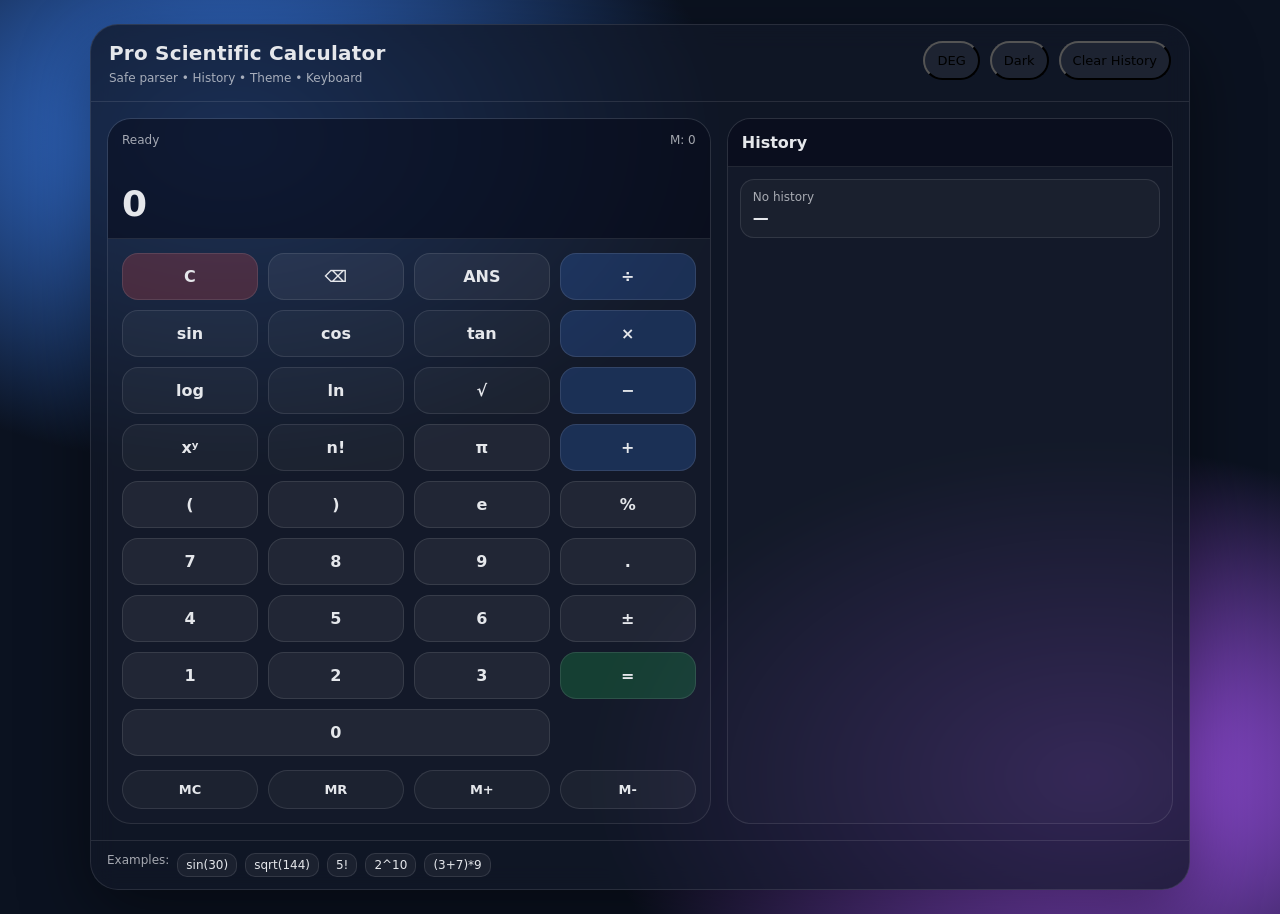
<file: index.html>
<!DOCTYPE html>
<html lang="en">
<head>
  <meta charset="UTF-8" />
  <title>Pro Scientific Calculator</title>
  <meta name="viewport" content="width=device-width, initial-scale=1.0" />
  <link rel="stylesheet" href="style.css" />
</head>

<body>
  <div class="shell">
    <header class="topbar">
      <div class="brand">
        <h1>Pro Scientific Calculator</h1>
        <p>Safe parser • History • Theme • Keyboard</p>
      </div>

      <div class="controls">
        <button id="angleBtn" class="chip" type="button">DEG</button>
        <button id="themeBtn" class="chip" type="button">Dark</button>
        <button id="clearHistBtn" class="chip" type="button">Clear History</button>
      </div>
    </header>

    <main class="layout">
      <!-- Calculator -->
      <section class="calc">
        <div class="display">
          <div class="meta">
            <span id="status">Ready</span>
            <span id="memory">M: 0</span>
          </div>

          <div id="expression" class="expression" dir="ltr"></div>
          <div id="result" class="result" dir="ltr">0</div>
        </div>

        <div class="buttons">
          <button class="btn danger" data-act="clear">C</button>
          <button class="btn" data-act="back">⌫</button>
          <button class="btn" data-act="ans">ANS</button>
          <button class="btn op" data-op="/">÷</button>

          <button class="btn fn" data-fn="sin">sin</button>
          <button class="btn fn" data-fn="cos">cos</button>
          <button class="btn fn" data-fn="tan">tan</button>
          <button class="btn op" data-op="*">×</button>

          <button class="btn fn" data-fn="log">log</button>
          <button class="btn fn" data-fn="ln">ln</button>
          <button class="btn fn" data-fn="sqrt">√</button>
          <button class="btn op" data-op="-">−</button>

          <button class="btn fn" data-fn="pow">xʸ</button>
          <button class="btn fn" data-fn="fact">n!</button>
          <button class="btn" data-act="pi">π</button>
          <button class="btn op" data-op="+">+</button>

          <button class="btn" data-act="(">(</button>
          <button class="btn" data-act=")">)</button>
          <button class="btn" data-act="e">e</button>
          <button class="btn" data-op="%">%</button>

          <button class="btn" data-num="7">7</button>
          <button class="btn" data-num="8">8</button>
          <button class="btn" data-num="9">9</button>
          <button class="btn" data-act="dot">.</button>

          <button class="btn" data-num="4">4</button>
          <button class="btn" data-num="5">5</button>
          <button class="btn" data-num="6">6</button>
          <button class="btn" data-act="neg">±</button>

          <button class="btn" data-num="1">1</button>
          <button class="btn" data-num="2">2</button>
          <button class="btn" data-num="3">3</button>
          <button class="btn ok" data-act="eq">=</button>

          <button class="btn wide" data-num="0">0</button>
        </div>

        <div class="memrow">
          <button class="btn chip2" data-mem="mc">MC</button>
          <button class="btn chip2" data-mem="mr">MR</button>
          <button class="btn chip2" data-mem="mplus">M+</button>
          <button class="btn chip2" data-mem="mminus">M-</button>
        </div>
      </section>

      <!-- History -->
      <aside class="history">
        <h2>History</h2>
        <div id="historyList" class="historyList"></div>
      </aside>
    </main>

    <footer class="footer">
      <span>Examples:</span>
      <code>sin(30)</code>
      <code>sqrt(144)</code>
      <code>5!</code>
      <code>2^10</code>
      <code>(3+7)*9</code>
    </footer>
  </div>

  <script src="utils.js"></script>
  <script src="math.js"></script>
  <script src="app.js"></script>
</body>
</html>
</file>
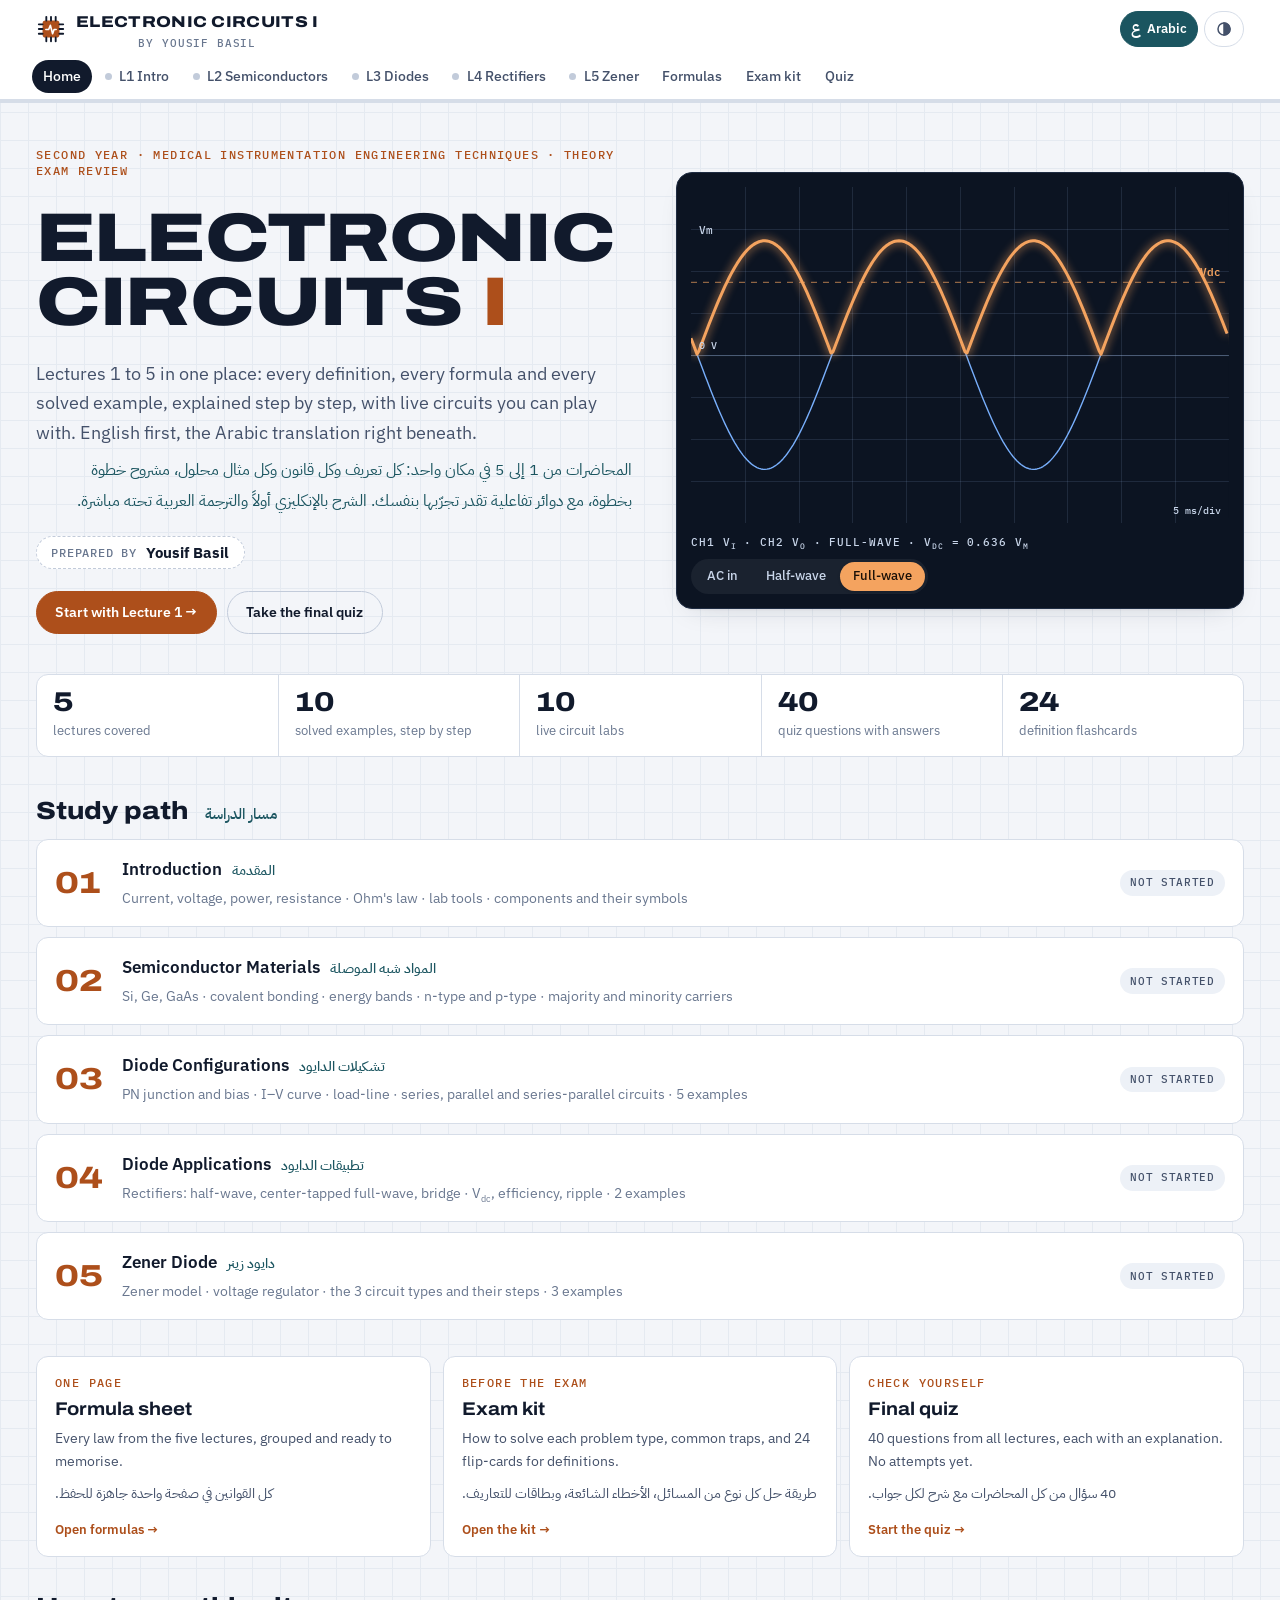
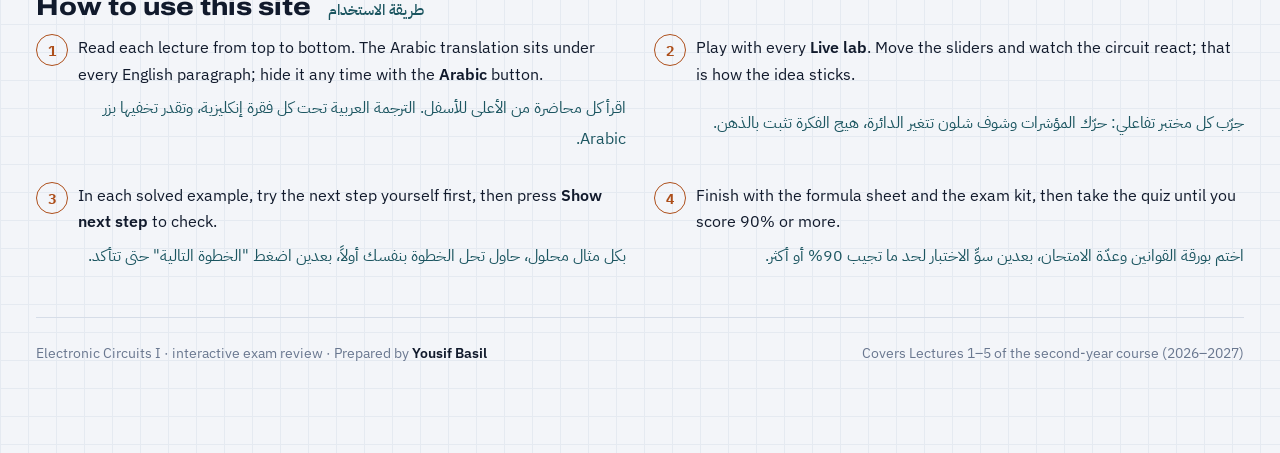
<file: electronic-circuits/index.html>
<!doctype html>
<html lang="en">
<meta charset="utf-8">
<meta name="viewport" content="width=device-width, initial-scale=1, viewport-fit=cover">
<title>Electronic Circuits I</title>
<meta name="description" content="Interactive bilingual (English + Arabic) review of Electronic Circuits I, Lectures 1–5, with live circuit labs, step-by-step solved examples and a final quiz. Prepared by Yousif Basil.">
<link rel="preconnect" href="https://fonts.googleapis.com">
<link rel="preconnect" href="https://fonts.gstatic.com" crossorigin>
<link rel="stylesheet" href="https://fonts.googleapis.com/css2?family=Archivo:wdth,wght@62..125,400..900&family=IBM+Plex+Mono:wght@400;500;600&family=IBM+Plex+Sans+Arabic:wght@400;500;600;700&family=IBM+Plex+Sans:ital,wght@0,400;0,500;0,600;0,700;1,400&family=STIX+Two+Text:ital,wght@0,400;0,600;1,400;1,600&display=swap">
<style>
/* Layout: sticky instrument bar + one view per lecture. A lecture = reading column (≤780px) beside a sticky
   "in this lecture" index on wide screens. Ground = schematic graph paper; copper = accent, scope-blue = signal. */
:root{
  --bg:#f3f5f9; --grid:#e5eaf1; --surface:#ffffff; --surface-2:#edf1f7; --sunken:#e6ebf3;
  --ink:#111a2c; --ink-2:#44516a; --ink-3:#69778f; --line:#d6dde8; --line-2:#c2cbda;
  --accent:#ad4f1b; --accent-ink:#ffffff; --accent-soft:#f8e8dd;
  --signal:#1b59cc; --signal-soft:#e2eafa;
  --ar-ink:#1b5560;
  --ok:#13703f; --ok-soft:#ddf2e6; --bad:#b3261a; --bad-soft:#fce7e4; --warn:#8f5300; --warn-soft:#fdf0d4;
  --p-zone:#f6e4d8; --n-zone:#dde8f9;
  --scope-bg:#0c1422; --scope-edge:#1f2c42; --scope-grid:rgba(140,170,215,.15); --scope-axis:rgba(160,190,230,.35);
  --scope-in:#78affc; --scope-out:#f4a35f; --scope-text:#c9d6ea;
  --shadow:0 1px 2px rgba(17,26,44,.05),0 10px 28px -16px rgba(17,26,44,.22);
  --f-display:"Archivo","Arial Narrow",system-ui,sans-serif;
  --f-body:"IBM Plex Sans",system-ui,-apple-system,"Segoe UI",Roboto,sans-serif;
  --f-ar:"IBM Plex Sans Arabic","Noto Sans Arabic","Segoe UI",Tahoma,sans-serif;
  --f-mono:"IBM Plex Mono",ui-monospace,SFMono-Regular,Menlo,Consolas,monospace;
  --f-math:"STIX Two Text","Cambria Math","Times New Roman",serif;
  --r:12px; --r-sm:8px; --bar-h:58px; --bar-off:62px;
}
@media (prefers-color-scheme: dark){
  :root:not([data-theme="light"]){
    --bg:#0a1019; --grid:#111a27; --surface:#111a27; --surface-2:#172235; --sunken:#0d1520;
    --ink:#e8eef7; --ink-2:#aab7cb; --ink-3:#7f8da5; --line:#243149; --line-2:#33425e;
    --accent:#ec9660; --accent-ink:#1d1007; --accent-soft:#38220f;
    --signal:#79adff; --signal-soft:#16294a;
    --ar-ink:#8fd2c9;
    --ok:#52c891; --ok-soft:#10301f; --bad:#ff806f; --bad-soft:#3b1713; --warn:#f2b860; --warn-soft:#352610;
    --p-zone:#3a2618; --n-zone:#172a45;
    --scope-edge:#2a3a55;
    --shadow:0 1px 2px rgba(0,0,0,.3),0 12px 30px -16px rgba(0,0,0,.6);
    color-scheme:dark;
  }
}
:root[data-theme="dark"]{
  --bg:#0a1019; --grid:#111a27; --surface:#111a27; --surface-2:#172235; --sunken:#0d1520;
  --ink:#e8eef7; --ink-2:#aab7cb; --ink-3:#7f8da5; --line:#243149; --line-2:#33425e;
  --accent:#ec9660; --accent-ink:#1d1007; --accent-soft:#38220f;
  --signal:#79adff; --signal-soft:#16294a;
  --ar-ink:#8fd2c9;
  --ok:#52c891; --ok-soft:#10301f; --bad:#ff806f; --bad-soft:#3b1713; --warn:#f2b860; --warn-soft:#352610;
  --p-zone:#3a2618; --n-zone:#172a45;
  --scope-edge:#2a3a55;
  --shadow:0 1px 2px rgba(0,0,0,.3),0 12px 30px -16px rgba(0,0,0,.6);
  color-scheme:dark;
}

*,*::before,*::after{box-sizing:border-box}
[hidden]{display:none!important}
html{-webkit-text-size-adjust:100%}
body{
  margin:0;background-color:var(--bg);color:var(--ink);
  font-family:var(--f-body);font-size:16px;line-height:1.65;
  background-image:linear-gradient(var(--grid) 1px,transparent 1px),linear-gradient(90deg,var(--grid) 1px,transparent 1px);
  background-size:28px 28px;
}
body::before{content:"";position:fixed;inset:0 0 auto;height:env(safe-area-inset-top,0px);z-index:60;background:var(--surface)}
img,svg,canvas{max-width:100%}
button{font:inherit;color:inherit}
:focus-visible{outline:2px solid var(--signal);outline-offset:2px;border-radius:4px}
::selection{background:var(--accent-soft)}
h1,h2,h3,h4{text-wrap:balance}
p{margin:0}

/* ---------- top bar ---------- */
.bar{position:sticky;top:env(safe-area-inset-top,0px);z-index:50;background:var(--surface);border-bottom:1px solid var(--line)}
.bar-in{max-width:1240px;margin:0 auto;padding-left:max(16px,env(safe-area-inset-left,0px));padding-right:max(16px,env(safe-area-inset-right,0px));display:flex;align-items:center;gap:14px;min-height:var(--bar-h)}
.brand{display:flex;align-items:center;gap:10px;background:none;border:0;padding:0;cursor:pointer;color:var(--ink);white-space:nowrap}
.brand svg{width:30px;height:30px;flex:none}
.brand b{font-family:var(--f-display);font-weight:800;font-stretch:118%;text-transform:uppercase;letter-spacing:.02em;font-size:.98rem;line-height:1}
.brand small{display:block;font:500 .66rem/1.2 var(--f-mono);color:var(--ink-3);letter-spacing:.08em;text-transform:uppercase;margin-top:3px}
.tabs{display:flex;gap:2px;overflow-x:auto;scrollbar-width:none;flex:1;min-width:0;padding-block:6px}
.tabs::-webkit-scrollbar{display:none}
.tab{font:500 .85rem/1 var(--f-body);padding:.6rem .68rem;border-radius:999px;color:var(--ink-2);background:none;border:0;cursor:pointer;white-space:nowrap;display:inline-flex;align-items:center;gap:.45rem;flex:none}
.tab:hover{background:var(--surface-2);color:var(--ink)}
.tab[aria-current="page"]{background:var(--ink);color:var(--surface)}
.tab .dot{width:7px;height:7px;border-radius:50%;background:var(--line-2);flex:none}
.tab.done .dot{background:var(--ok)}
.tab[aria-current="page"] .dot{background:var(--surface)}
.tab.done[aria-current="page"] .dot{background:var(--ok)}
.tools{display:flex;gap:6px;flex:none}
.tool{height:36px;min-width:36px;padding:0 10px;border-radius:999px;border:1px solid var(--line);background:var(--surface);cursor:pointer;display:inline-flex;align-items:center;justify-content:center;gap:6px;font:600 .8rem/1 var(--f-body);color:var(--ink-2)}
.tool:hover{border-color:var(--ink-3);color:var(--ink)}
.tool[aria-pressed="true"]{background:var(--ar-ink);border-color:var(--ar-ink);color:var(--surface)}
.tool .ar-glyph{font-family:var(--f-ar);font-size:.95rem}
.tool svg{width:18px;height:18px}
.meter{height:3px;background:var(--line)}
.meter i{display:block;height:100%;width:0;background:var(--accent);transition:width .5s ease}
@media (max-width:1400px){
  :root{--bar-off:110px}
  .bar-in{flex-wrap:wrap;gap:4px 10px;padding-top:8px}
  .brand{flex:1}
  .tabs{order:3;flex-basis:100%;margin-inline:-4px}
}
@media (max-width:560px){
  .tool .tl{display:none}
  .brand b{font-size:.8rem}
  .brand small{font-size:.6rem}
}

/* ---------- page frame ---------- */
main{max-width:1240px;margin:0 auto;padding-left:max(16px,env(safe-area-inset-left,0px));padding-right:max(16px,env(safe-area-inset-right,0px));padding-block:26px 64px}
.view{animation:viewIn .35s ease both}
@keyframes viewIn{from{opacity:.3;transform:translateY(8px)}to{opacity:1;transform:none}}
.eyebrow,.lbl{font:500 .72rem/1.4 var(--f-mono);letter-spacing:.12em;text-transform:uppercase;color:var(--accent)}
.muted{color:var(--ink-3)}

/* ---------- bilingual text ---------- */
.bi{display:grid;gap:6px;margin:0 0 16px}
.ar{font-family:var(--f-ar);direction:rtl;text-align:right;unicode-bidi:isolate;color:var(--ar-ink);font-size:.97rem;line-height:1.95}
.h-ar{font-family:var(--f-ar);font-weight:500;color:var(--ar-ink);font-size:.62em;unicode-bidi:isolate;direction:rtl;font-stretch:100%;letter-spacing:0;text-transform:none}
.no-ar .ar,.no-ar .h-ar{display:none!important}
.m{font-family:var(--f-math);white-space:nowrap;font-size:1.06em}
.m i,.eq i{font-style:italic}
sub,sup{font-size:.68em;line-height:0}
b,strong{font-weight:600}

/* ---------- hero ---------- */
.hero{display:grid;grid-template-columns:minmax(0,1.05fr) minmax(0,1fr);gap:44px;align-items:center;padding-block:18px 34px}
.hero h1{font-family:var(--f-display);font-weight:850;font-stretch:125%;text-transform:uppercase;font-size:clamp(2.3rem,5.4vw,4.3rem);line-height:.93;letter-spacing:-.012em;margin:.4em 0 .35em}
.hero h1 span{color:var(--accent)}
.lede{font-size:1.12rem;color:var(--ink-2);max-width:56ch}
.hero .ar{margin-top:8px;max-width:56ch;margin-left:auto}
.byline{display:inline-flex;align-items:center;gap:.6rem;margin-top:20px;padding:.5rem .9rem;border:1px dashed var(--line-2);border-radius:999px;font:500 .78rem/1 var(--f-mono);letter-spacing:.06em;text-transform:uppercase;color:var(--ink-3);background:var(--surface)}
.byline b{font:700 .95rem/1 var(--f-body);letter-spacing:0;text-transform:none;color:var(--ink)}
.cta{display:flex;flex-wrap:wrap;gap:10px;margin-top:22px}
.scope{margin:0;background:var(--scope-bg);border:1px solid var(--scope-edge);border-radius:16px;padding:14px;box-shadow:var(--shadow);color:var(--scope-text)}
.scope canvas{display:block;width:100%;aspect-ratio:16/10;border-radius:9px}
.scope-row{display:flex;justify-content:space-between;align-items:center;gap:10px;flex-wrap:wrap;margin-top:12px;font:500 .7rem/1.3 var(--f-mono);letter-spacing:.08em;text-transform:uppercase}
.scope .seg{background:rgba(255,255,255,.06)}
.scope .seg button{color:var(--scope-text)}
.scope .seg button[aria-pressed="true"]{background:var(--scope-out);color:#1b1007}
@media (max-width:900px){.hero{grid-template-columns:minmax(0,1fr);gap:28px}}

.stats{display:grid;grid-template-columns:repeat(5,minmax(0,1fr));border:1px solid var(--line);border-radius:var(--r);background:var(--surface);margin:6px 0 40px}
.stat{padding:14px 16px;border-left:1px solid var(--line)}
.stat:first-child{border-left:0}
.stat b{display:block;font:800 1.7rem/1 var(--f-display);font-stretch:120%;color:var(--ink)}
.stat span{font-size:.82rem;color:var(--ink-3)}
@media (max-width:720px){.stats{grid-template-columns:repeat(2,minmax(0,1fr))}.stat{border-left:0;border-top:1px solid var(--line)}.stat:nth-child(-n+2){border-top:0}.stat:nth-child(even){border-left:1px solid var(--line)}.stat:last-child{grid-column:1/-1}}

.sec-title{font-family:var(--f-display);font-weight:800;font-stretch:115%;font-size:1.55rem;line-height:1.1;margin:0 0 14px;display:flex;flex-wrap:wrap;align-items:baseline;gap:.2em .7em}
.path{display:grid;gap:10px;margin-bottom:36px}
.path-row{display:grid;grid-template-columns:3.2rem minmax(0,1fr) auto;gap:16px;align-items:center;padding:16px 18px;background:var(--surface);border:1px solid var(--line);border-radius:var(--r);cursor:pointer;text-align:left;width:100%;transition:border-color .15s,transform .15s}
.path-row:hover{border-color:var(--accent);transform:translateX(3px)}
.path-num{font:800 1.9rem/1 var(--f-display);font-stretch:125%;color:var(--accent)}
.path-t{font-weight:600;font-size:1.06rem;display:flex;flex-wrap:wrap;gap:.2em .6em;align-items:baseline}
.path-t .h-ar{font-size:.9rem}
.path-meta{font-size:.86rem;color:var(--ink-3);margin-top:2px}
.pill{font:500 .7rem/1 var(--f-mono);letter-spacing:.06em;text-transform:uppercase;padding:.45rem .65rem;border-radius:999px;background:var(--surface-2);color:var(--ink-2);white-space:nowrap}
.pill.ok{background:var(--ok-soft);color:var(--ok)}
@media (max-width:560px){.path-row{grid-template-columns:2.4rem minmax(0,1fr)}.path-row .pill{grid-column:2;justify-self:start}}
.trio{display:grid;grid-template-columns:repeat(3,minmax(0,1fr));gap:12px;margin-bottom:36px}
.tile{display:flex;flex-direction:column;gap:6px;padding:18px;background:var(--surface);border:1px solid var(--line);border-radius:var(--r);cursor:pointer;text-align:left;transition:border-color .15s}
.tile:hover{border-color:var(--accent)}
.tile h3{margin:0;font:700 1.15rem/1.2 var(--f-display);font-stretch:110%}
.tile p{font-size:.9rem;color:var(--ink-2)}
.tile .go{margin-top:auto;padding-top:8px;font:600 .82rem var(--f-body);color:var(--accent)}
@media (max-width:760px){.trio{grid-template-columns:minmax(0,1fr)}}
.howto{display:grid;grid-template-columns:repeat(2,minmax(0,1fr));gap:12px 28px;counter-reset:h;padding:0;margin:0 0 10px;list-style:none}
.howto li{display:grid;grid-template-columns:2rem minmax(0,1fr);gap:10px;counter-increment:h}
.howto li::before{content:counter(h);font:700 .85rem/2rem var(--f-mono);text-align:center;width:2rem;height:2rem;border-radius:50%;border:1.5px solid var(--accent);color:var(--accent)}
@media (max-width:760px){.howto{grid-template-columns:minmax(0,1fr)}}

/* ---------- lecture layout ---------- */
.lec{display:grid;grid-template-columns:minmax(0,1fr) 240px;gap:56px;align-items:start}
.lec-main{max-width:780px;min-width:0}
.lec-toc{position:sticky;top:calc(var(--bar-off) + 24px + env(safe-area-inset-top,0px));display:grid;gap:2px;font-size:.86rem;max-height:calc(100vh - 120px);overflow:auto;padding-bottom:12px}
.lec-toc .lbl{margin-bottom:6px;color:var(--ink-3)}
.lec-toc button{background:none;border:0;text-align:left;padding:.42rem .6rem;border-radius:8px;color:var(--ink-2);cursor:pointer;line-height:1.35}
.lec-toc button:hover{background:var(--surface-2);color:var(--ink)}
.lec-toc button.on{color:var(--accent);background:var(--accent-soft)}
.lec-toc .mark{margin-top:14px}
@media (max-width:1100px){.lec{grid-template-columns:minmax(0,1fr)}.lec-toc{display:none}}
.lec-head{padding-bottom:24px;border-bottom:1px solid var(--line);margin-bottom:28px}
.lec-head h2{font-family:var(--f-display);font-weight:850;font-stretch:120%;font-size:clamp(2rem,4.6vw,3.1rem);line-height:1;margin:.25em 0 .2em;text-transform:uppercase}
.lec-head .ar-title{font-size:1.35rem;font-weight:600;margin-bottom:10px}
.lec-head .sum{color:var(--ink-2);font-size:1.05rem}
.chips{display:flex;flex-wrap:wrap;gap:6px;margin-top:18px}
.chip{font:500 .8rem/1 var(--f-body);padding:.55rem .75rem;border:1px solid var(--line);border-radius:999px;background:var(--surface);color:var(--ink-2);cursor:pointer}
.chip:hover{border-color:var(--accent);color:var(--ink)}
@media (min-width:1101px){.lec-head .chips{display:none}}

.topic{padding-bottom:30px;scroll-margin-top:calc(var(--bar-off) + 20px + env(safe-area-inset-top,0px))}
.topic h3{font-family:var(--f-display);font-weight:750;font-stretch:108%;font-size:1.5rem;line-height:1.2;margin:0 0 14px;display:flex;flex-wrap:wrap;align-items:baseline;gap:.15em .6em}
.topic h3 .n{font:500 .78rem/1 var(--f-mono);color:var(--accent);letter-spacing:.06em;align-self:center}
.topic h4{font-size:1.06rem;font-weight:600;margin:20px 0 8px;display:flex;flex-wrap:wrap;gap:.2em .6em;align-items:baseline}
.topic h4 .h-ar{font-size:.86rem}

/* boxes */
.def,.tip,.hook,.focus{border-radius:var(--r);padding:15px 18px;margin:0 0 18px;display:grid;gap:6px}
.def{background:var(--surface);border:1px solid var(--line);box-shadow:var(--shadow)}
.def .en{font-weight:500}
.tip{background:var(--warn-soft)}
.tip .lbl{color:var(--warn)}
.hook{background:var(--signal-soft)}
.hook .lbl{color:var(--signal)}
.focus{background:var(--surface);border:1.5px solid var(--accent);margin-top:10px}
.focus ul{margin:4px 0 0;padding-left:1.2em;display:grid;gap:4px}
ul.clean{margin:0 0 16px;padding-left:1.2em;display:grid;gap:6px}
ul.clean li::marker{color:var(--accent)}
.pair{display:grid;grid-template-columns:repeat(2,minmax(0,1fr));gap:12px;margin:0 0 18px}
.pair > div{background:var(--surface);border:1px solid var(--line);border-radius:var(--r);padding:14px 16px;display:grid;gap:6px;align-content:start}
.pair h5{margin:0;font:600 .98rem var(--f-body);display:flex;flex-wrap:wrap;gap:.2em .5em;align-items:baseline}
@media (max-width:640px){.pair{grid-template-columns:minmax(0,1fr)}}

/* quantities */
.qty{display:grid;grid-template-columns:repeat(2,minmax(0,1fr));gap:12px;margin:0 0 18px}
.q{background:var(--surface);border:1px solid var(--line);border-radius:var(--r);padding:14px 16px;display:grid;grid-template-columns:auto minmax(0,1fr);gap:4px 14px;align-content:start}
.q .sym{grid-row:span 3;font:italic 600 2.3rem/1 var(--f-math);color:var(--accent);width:1.4em;text-align:center}
.q .nm{font-weight:600;display:flex;flex-wrap:wrap;justify-content:space-between;gap:6px}
.q .nm span{font:500 .72rem/1.6 var(--f-mono);color:var(--ink-3);text-transform:uppercase;letter-spacing:.05em}
.q p{font-size:.93rem}
.q .ar{font-size:.9rem;line-height:1.8}
@media (max-width:640px){.qty{grid-template-columns:minmax(0,1fr)}}

/* equations */
.eqs{display:grid;gap:8px;margin:0 0 18px}
.eqs.two{grid-template-columns:repeat(2,minmax(0,1fr))}
@media (max-width:640px){.eqs.two{grid-template-columns:minmax(0,1fr)}}
.eq{font-family:var(--f-math);font-size:1.22rem;display:flex;align-items:center;flex-wrap:wrap;gap:.3em;padding:11px 16px;background:var(--surface);border:1px solid var(--line);border-radius:var(--r-sm);min-width:0}
.eq .tag{margin-left:auto;font:500 .68rem/1.3 var(--f-mono);color:var(--ink-3);letter-spacing:.05em;text-transform:uppercase;padding-left:10px}
.eq .tag.ar{font-family:var(--f-ar);text-transform:none;letter-spacing:0;font-size:.8rem;color:var(--ar-ink)}
.eq.key{border-color:var(--accent);background:var(--accent-soft)}
.eq.inline{display:inline-flex;padding:6px 12px;font-size:1.1rem}
.frac{display:inline-flex;flex-direction:column;align-items:center;vertical-align:middle;line-height:1.2;font-size:.92em;margin:0 .1em}
.frac>span{padding:0 .25em}
.frac>span:first-child{border-bottom:1.4px solid currentColor}
.sqrt{display:inline-flex;align-items:center}
.sqrt>span{border-top:1.4px solid currentColor;padding:2px .2em 0}

/* tables */
.tbl{overflow-x:auto;margin:0 0 18px;border:1px solid var(--line);border-radius:var(--r);background:var(--surface)}
table{border-collapse:collapse;width:100%;font-size:.92rem;font-variant-numeric:tabular-nums}
th,td{padding:10px 12px;text-align:left;border-bottom:1px solid var(--line);vertical-align:top}
th{font:600 .7rem/1.3 var(--f-mono);letter-spacing:.06em;text-transform:uppercase;color:var(--ink-3);background:var(--surface-2);white-space:nowrap}
tr:last-child td{border-bottom:0}
td .ar{font-size:.86rem;line-height:1.6}
td.c,th.c{text-align:center}
.hl{color:var(--accent);font-weight:600}

/* ---------- labs ---------- */
.lab{background:var(--surface);border:1px solid var(--line-2);border-radius:16px;margin:4px 0 26px;box-shadow:var(--shadow);overflow:hidden}
.lab-head{display:flex;align-items:center;flex-wrap:wrap;gap:6px 12px;padding:11px 16px;border-bottom:1px solid var(--line);background:var(--surface-2)}
.lab-head .lbl::before{content:"";display:inline-block;width:7px;height:7px;border-radius:50%;background:var(--accent);margin-right:7px;vertical-align:1px;animation:blink 1.6s ease-in-out infinite}
@keyframes blink{50%{opacity:.25}}
.lab-head .t{font-weight:600}
.lab-head .h-ar{font-size:.86rem}
.lab-body{padding:16px;display:grid;gap:16px}
.lab-grid{display:grid;grid-template-columns:minmax(0,1.15fr) minmax(0,1fr);gap:20px;align-items:start}
@media (max-width:760px){.lab-grid{grid-template-columns:minmax(0,1fr)}}
.ctrls{display:grid;gap:14px;align-content:start;min-width:0}
.ctrl{display:grid;gap:4px}
.ctrl label{display:flex;justify-content:space-between;gap:10px;font-size:.86rem;color:var(--ink-2)}
.ctrl output{font:600 .86rem var(--f-mono);color:var(--ink)}
input[type=range]{width:100%;accent-color:var(--accent);margin:4px 0}
.row{display:flex;flex-wrap:wrap;gap:8px;align-items:center}
.readouts{display:grid;grid-template-columns:repeat(auto-fit,minmax(118px,1fr));gap:8px}
.ro{background:var(--surface-2);border-radius:10px;padding:9px 12px;min-width:0}
.ro .k{font:500 .66rem/1.3 var(--f-mono);letter-spacing:.06em;text-transform:uppercase;color:var(--ink-3)}
.ro .v{font:600 1.08rem/1.35 var(--f-mono);font-variant-numeric:tabular-nums;overflow-wrap:anywhere}
.ro.good{background:var(--ok-soft)} .ro.good .v{color:var(--ok)}
.ro.badv{background:var(--bad-soft)} .ro.badv .v{color:var(--bad)}
.seg{display:inline-flex;flex-wrap:wrap;background:var(--surface-2);border-radius:999px;padding:3px;gap:2px}
.seg button{border:0;background:none;padding:.45rem .8rem;border-radius:999px;font:500 .82rem/1.1 var(--f-body);color:var(--ink-2);cursor:pointer}
.seg button:hover{color:var(--ink)}
.seg button[aria-pressed="true"]{background:var(--surface);color:var(--ink);box-shadow:0 1px 3px rgba(0,0,0,.15)}
.cv{display:block;width:100%;border-radius:10px;background:var(--sunken)}
.status{display:inline-flex;align-items:center;gap:8px;font:600 .8rem/1 var(--f-mono);letter-spacing:.05em;text-transform:uppercase;padding:.5rem .75rem;border-radius:999px;background:var(--surface-2);color:var(--ink-2)}
.status::before{content:"";width:8px;height:8px;border-radius:50%;background:currentColor}
.status.on{background:var(--ok-soft);color:var(--ok)}
.status.off{background:var(--bad-soft);color:var(--bad)}
.status.warn{background:var(--warn-soft);color:var(--warn)}
.note{font-size:.9rem;color:var(--ink-2)}
.field{display:grid;gap:4px;font-size:.82rem;color:var(--ink-2)}
.field input,.field select{font:500 .95rem var(--f-mono);padding:.5rem .6rem;border:1px solid var(--line-2);border-radius:8px;background:var(--surface);color:var(--ink);width:100%;min-width:0}
.fields{display:grid;grid-template-columns:repeat(auto-fit,minmax(118px,1fr));gap:10px}
.check{display:inline-flex;align-items:center;gap:8px;font-size:.88rem;color:var(--ink-2);cursor:pointer}
.check input{accent-color:var(--accent);width:16px;height:16px}

/* schematics */
.sch{display:block;width:100%;height:auto;margin:0 auto;color:var(--ink);overflow:visible}
.sch .w{fill:none;stroke:currentColor;stroke-width:2;stroke-linecap:round;stroke-linejoin:round}
.sch .flow{fill:none;stroke:var(--accent);stroke-width:3.2;stroke-dasharray:2 10;stroke-linecap:round;opacity:0;transition:opacity .2s}
.sch .flow.on{opacity:1;animation:flow .6s linear infinite}
@keyframes flow{to{stroke-dashoffset:-12}}
.sch text{font-family:var(--f-mono);font-size:12px;fill:var(--ink-2)}
.sch text.b{font-weight:600;fill:var(--ink)}
.sch text.v{fill:var(--accent);font-weight:600}
.sch text.s{fill:var(--signal);font-weight:600}
.sch .on-part{color:var(--signal)}
.sch .off-part{color:var(--ink-3);opacity:.55}
.sch .node{fill:currentColor}
.sch .glow{fill:var(--accent)}
figure.fig{margin:0 0 18px;background:var(--surface);border:1px solid var(--line);border-radius:var(--r);padding:14px}
figure.fig figcaption{font:500 .74rem/1.4 var(--f-mono);color:var(--ink-3);text-align:center;margin-top:8px;letter-spacing:.03em}
.sch-wrap{max-width:460px;margin:0 auto;width:100%}
figure.fig > svg.sch{max-width:560px}

/* examples */
.example{border:1px solid var(--line-2);border-radius:16px;background:var(--surface);margin:6px 0 26px;overflow:hidden;box-shadow:var(--shadow)}
.ex-head{display:flex;justify-content:space-between;align-items:center;flex-wrap:wrap;gap:6px 12px;padding:11px 16px;background:var(--surface-2);border-bottom:1px solid var(--line)}
.ex-head .t{font-weight:600}
.ex-body{padding:16px 18px;display:grid;gap:14px}
.given{display:flex;flex-wrap:wrap;gap:6px}
.given span{font:500 .82rem/1 var(--f-mono);padding:.45rem .6rem;border-radius:6px;background:var(--surface-2);color:var(--ink)}
.steps{list-style:none;margin:0;padding:0;display:grid;gap:12px;counter-reset:s}
.step{display:grid;grid-template-columns:30px minmax(0,1fr);gap:12px;align-items:start;counter-increment:s;animation:viewIn .3s ease both}
.step::before{content:counter(s);width:30px;height:30px;border-radius:50%;background:var(--accent);color:var(--accent-ink);font:600 .82rem/30px var(--f-mono);text-align:center}
.step > div{display:grid;gap:6px;min-width:0}
.step .st{font-weight:600}
.step .eq{font-size:1.12rem;padding:8px 12px}
.ans{display:flex;flex-wrap:wrap;gap:8px}
.ans span{font:600 .9rem/1 var(--f-mono);background:var(--ok-soft);color:var(--ok);padding:.5rem .7rem;border-radius:8px}
.ex-actions{display:flex;gap:8px;flex-wrap:wrap;align-items:center}
.ex-actions .muted{font-size:.82rem}

/* buttons */
.btn{display:inline-flex;align-items:center;justify-content:center;gap:.5rem;font:600 .9rem/1.1 var(--f-body);padding:.78rem 1.15rem;border-radius:999px;border:1.5px solid var(--accent);background:var(--accent);color:var(--accent-ink);cursor:pointer;transition:filter .15s,transform .15s}
.btn:hover{filter:brightness(1.08);transform:translateY(-1px)}
.btn:active{transform:none}
.btn.ghost{background:transparent;color:var(--ink);border-color:var(--line-2)}
.btn.ghost:hover{border-color:var(--ink-2)}
.btn.sm{padding:.52rem .85rem;font-size:.82rem}
.btn.okb{background:var(--ok);border-color:var(--ok);color:var(--surface)}

.lec-end{display:flex;flex-wrap:wrap;justify-content:space-between;align-items:center;gap:12px;padding:18px;border:1.5px dashed var(--line-2);border-radius:16px;margin-top:26px;background:var(--surface)}
.lec-end .ar{font-size:.9rem}

/* symbols */
.symgrid{display:grid;grid-template-columns:repeat(auto-fill,minmax(128px,1fr));gap:10px}
.sym{background:var(--surface);border:1px solid var(--line);border-radius:12px;padding:12px 8px 10px;text-align:center;cursor:pointer;display:grid;gap:3px;justify-items:center;transition:border-color .15s,transform .15s}
.sym:hover{border-color:var(--accent);transform:translateY(-2px)}
.sym svg{width:100%;max-width:110px;height:58px;color:var(--ink)}
.sym svg *{vector-effect:non-scaling-stroke}
.sym .nm{font-size:.84rem;font-weight:600;line-height:1.25}
.sym .nm-ar{font-family:var(--f-ar);font-size:.8rem;color:var(--ar-ink);line-height:1.4}
.sym .qm{display:none;font:700 1.2rem var(--f-mono);color:var(--accent)}
.symgrid.hide .sym:not(.show) .nm,.symgrid.hide .sym:not(.show) .nm-ar{display:none}
.symgrid.hide .sym:not(.show) .qm{display:block}
.no-ar .sym .nm-ar{display:none}

/* ohm triangle */
.tri-wrap{display:grid;grid-template-columns:minmax(0,190px) minmax(0,1fr);gap:18px;align-items:center}
.tri-wrap svg{width:100%;max-width:190px}
.tri-wrap svg text{font:italic 600 30px var(--f-math);fill:var(--ink);cursor:pointer}
.tri-wrap svg text.cov{fill:var(--accent)}
.tri-wrap svg .tri{fill:var(--surface-2);stroke:var(--ink-2);stroke-width:2}
@media (max-width:520px){.tri-wrap{grid-template-columns:minmax(0,1fr)}.tri-wrap svg{margin:0 auto}}

/* formula sheet */
.sheet{display:grid;grid-template-columns:repeat(2,minmax(0,1fr));gap:16px}
.sheet .card{background:var(--surface);border:1px solid var(--line);border-radius:14px;padding:16px;display:grid;gap:8px;align-content:start;min-width:0}
.sheet .card.wide{grid-column:1/-1}
.sheet h3{margin:0 0 4px;font:750 1.15rem/1.2 var(--f-display);font-stretch:110%;display:flex;flex-wrap:wrap;gap:.2em .6em;align-items:baseline}
.sheet h3 .n{font:500 .72rem var(--f-mono);color:var(--accent);letter-spacing:.08em}
.sheet .eq{font-size:1.08rem;padding:8px 12px}
@media (max-width:860px){.sheet{grid-template-columns:minmax(0,1fr)}}
.page-head{margin-bottom:24px;padding-bottom:20px;border-bottom:1px solid var(--line)}
.page-head h2{font-family:var(--f-display);font-weight:850;font-stretch:120%;text-transform:uppercase;font-size:clamp(1.9rem,4.4vw,2.8rem);line-height:1;margin:.3em 0 .2em}
.page-head p{color:var(--ink-2);max-width:65ch}

/* recipes */
details.rec{background:var(--surface);border:1px solid var(--line);border-radius:14px;margin-bottom:10px}
details.rec summary{cursor:pointer;padding:14px 16px;font-weight:600;display:flex;flex-wrap:wrap;gap:.2em .6em;align-items:baseline;list-style:none}
details.rec summary::-webkit-details-marker{display:none}
details.rec summary::before{content:"+";font:600 1rem var(--f-mono);color:var(--accent);width:1.2em}
details.rec[open] summary::before{content:"−"}
details.rec .rb{padding:0 16px 16px 40px;display:grid;gap:10px}
details.rec ol{margin:0;padding-left:1.2em;display:grid;gap:8px}

/* flashcards */
.cards{display:grid;grid-template-columns:repeat(auto-fill,minmax(250px,1fr));gap:12px}
.fc{perspective:1200px;background:none;border:0;padding:0;cursor:pointer;text-align:left;display:grid}
.fc-in{display:grid;transition:transform .55s cubic-bezier(.2,.7,.2,1);transform-style:preserve-3d}
.fc.flip .fc-in{transform:rotateY(180deg)}
.face{grid-area:1/1;backface-visibility:hidden;-webkit-backface-visibility:hidden;border-radius:14px;padding:16px;border:1px solid var(--line);background:var(--surface);display:flex;flex-direction:column;gap:6px;min-height:170px}
.face.back{transform:rotateY(180deg);background:var(--signal-soft);border-color:transparent}
.face .lbl{font-size:.66rem}
.face .ft{font-weight:600;font-size:1.02rem}
.face .ar{font-size:.9rem;line-height:1.75}
.face .hint{margin-top:auto;font:500 .7rem var(--f-mono);color:var(--ink-3);letter-spacing:.06em;text-transform:uppercase}

/* quiz */
.quiz{max-width:840px;margin:0 auto}
.qbar{display:flex;flex-wrap:wrap;gap:10px;align-items:center;justify-content:space-between;margin-bottom:14px}
.qbar .seg button{font-size:.78rem;padding:.42rem .7rem}
.qcard{background:var(--surface);border:1px solid var(--line-2);border-radius:18px;padding:22px;box-shadow:var(--shadow)}
.qmeta{display:flex;justify-content:space-between;flex-wrap:wrap;gap:6px;font:500 .74rem/1.3 var(--f-mono);color:var(--ink-3);text-transform:uppercase;letter-spacing:.08em}
.qtrack{height:6px;background:var(--surface-2);border-radius:99px;overflow:hidden;margin:10px 0 4px}
.qtrack i{display:block;height:100%;width:0;background:var(--accent);transition:width .35s ease}
.qq{font-size:1.22rem;font-weight:600;line-height:1.45;margin:16px 0 6px}
.qq-ar{font-size:1.02rem}
.opts{display:grid;gap:9px;margin-top:16px}
.opt{display:grid;grid-template-columns:34px minmax(0,1fr);gap:12px;align-items:center;text-align:left;padding:11px 14px;border:1.5px solid var(--line);border-radius:12px;background:var(--surface);font:500 1rem/1.4 var(--f-body);cursor:pointer;transition:border-color .15s,background .15s,transform .15s}
.opt:hover:not(:disabled){border-color:var(--accent);transform:translateX(3px)}
.opt .k{width:34px;height:34px;border-radius:9px;background:var(--surface-2);display:grid;place-items:center;font:600 .85rem var(--f-mono)}
.opt:disabled{cursor:default}
.opt.right{border-color:var(--ok);background:var(--ok-soft)}
.opt.right .k{background:var(--ok);color:var(--surface)}
.opt.wrong{border-color:var(--bad);background:var(--bad-soft)}
.opt.wrong .k{background:var(--bad);color:var(--surface)}
.opt.dim{opacity:.55}
.explain{margin-top:16px;padding:14px 16px;border-radius:12px;background:var(--surface-2);display:grid;gap:6px}
.explain .lbl.okc{color:var(--ok)} .explain .lbl.badc{color:var(--bad)}
.qnav{display:flex;justify-content:space-between;align-items:center;gap:10px;margin-top:18px;flex-wrap:wrap}
.score-live{font:600 .9rem var(--f-mono)}
.shake{animation:shake .4s}
@keyframes shake{20%,60%{transform:translateX(-5px)}40%,80%{transform:translateX(5px)}}
.result{text-align:center;display:grid;gap:12px;justify-items:center}
.ring{width:170px;height:170px}
.ring circle{fill:none;stroke-width:12}
.ring .bg{stroke:var(--surface-2)}
.ring .fg{stroke:var(--accent);stroke-linecap:round;transition:stroke-dashoffset 1.2s cubic-bezier(.2,.7,.2,1);transform:rotate(-90deg);transform-origin:50% 50%}
.ring text{font:800 34px var(--f-display);fill:var(--ink);text-anchor:middle;dominant-baseline:central}
.breakdown{display:grid;grid-template-columns:repeat(5,minmax(0,1fr));gap:8px;width:100%}
@media (max-width:600px){.breakdown{grid-template-columns:repeat(2,minmax(0,1fr))}}
.review{display:grid;gap:10px;width:100%;text-align:left}
.review .item{border:1px solid var(--line);border-radius:12px;padding:12px 14px;display:grid;gap:4px;background:var(--surface)}
.review .item .yours{color:var(--bad);font-size:.9rem}
.review .item .right{color:var(--ok);font-size:.9rem;font-weight:600}
#confetti{position:fixed;inset:0;pointer-events:none;z-index:100;width:100%;height:100%}

/* conductivity spectrum */
.spectrum{display:grid;grid-template-columns:1fr 1.2fr 1fr;border-radius:10px;overflow:hidden;border:1px solid var(--line)}
.spectrum > div{display:grid;gap:2px;justify-items:center;text-align:center;padding:14px 8px;background:var(--surface-2)}
.spectrum > div:first-child{background:var(--sunken)}
.spectrum > div:last-child{background:var(--signal-soft)}
.spectrum .mid{background:var(--accent-soft);box-shadow:inset 0 0 0 2px var(--accent)}
.spectrum b{font-size:.95rem}
.spectrum span{font-size:.8rem;color:var(--ink-3)}
.spectrum .ar{text-align:center;font-size:.82rem;line-height:1.4}

/* atom / lattice spin */
.spin{transform-origin:150px 150px;animation:spin 14s linear infinite}
.spin.rev{animation-direction:reverse}
@keyframes spin{to{transform:rotate(360deg)}}

/* numbers to memorise */
.nums{display:grid;grid-template-columns:repeat(auto-fill,minmax(210px,1fr));gap:10px}
.num{background:var(--surface);border:1px solid var(--line);border-radius:12px;padding:12px 14px;display:grid;gap:2px;align-content:start}
.num b{font:700 1.2rem/1.3 var(--f-mono);color:var(--accent);font-variant-numeric:tabular-nums}
.num span{font-size:.84rem;color:var(--ink-2)}
.num .ar{font-size:.8rem;line-height:1.5}
.traps li .ar{display:block;font-size:.88rem;line-height:1.7;margin-top:2px}

/* zener range bar */
.rangebar{display:grid;gap:6px}
.rb-track{position:relative;height:14px;border-radius:99px;background:var(--surface-2);border:1px solid var(--line)}
.rb-ok{position:absolute;top:0;bottom:0;background:var(--ok-soft);border-left:2px solid var(--ok);border-right:2px solid var(--ok)}
.rb-mark{position:absolute;top:-5px;width:4px;height:22px;margin-left:-2px;border-radius:2px;background:var(--ok)}
.rb-mark.bad{background:var(--bad)}
.rb-lbl{position:relative;height:16px;font:500 .72rem/1 var(--f-mono);color:var(--ink-2)}
.rb-lbl span{position:absolute;transform:translateX(-50%);white-space:nowrap}

.foot{border-top:1px solid var(--line);margin-top:30px;padding-block:24px;display:flex;flex-wrap:wrap;justify-content:space-between;gap:10px;font-size:.86rem;color:var(--ink-3)}
.foot b{color:var(--ink)}

@media (prefers-reduced-motion: reduce){
  *,*::before,*::after{animation-duration:.001ms!important;animation-iteration-count:1!important;transition-duration:.001ms!important}
  .sch .flow.on{animation:none;stroke-dasharray:none;opacity:.8}
}
</style>

<svg width="0" height="0" style="position:absolute" aria-hidden="true" focusable="false">
<defs>
<symbol id="s-res" viewBox="0 0 60 20"><path d="M0 10H10L14 3L20 17L26 3L32 17L38 3L44 17L48 10H60" fill="none" stroke="currentColor" stroke-width="2" stroke-linejoin="round" stroke-linecap="round"/></symbol>
<symbol id="s-dio" viewBox="0 0 60 24"><path d="M0 12H21M39 12H60M39 2V22" fill="none" stroke="currentColor" stroke-width="2"/><path d="M21 2.5V21.5L38.5 12Z" fill="currentColor"/></symbol>
<symbol id="s-zen" viewBox="0 0 60 24"><path d="M0 12H21M39 12H60M34 0L39 2V22L44 24" fill="none" stroke="currentColor" stroke-width="2"/><path d="M21 2.5V21.5L38.5 12Z" fill="currentColor"/></symbol>
<symbol id="s-bat" viewBox="0 0 24 40"><path d="M12 0V15M1 15H23M12 25V40" fill="none" stroke="currentColor" stroke-width="2"/><path d="M6 25H18" stroke="currentColor" stroke-width="4"/></symbol>
<symbol id="s-gnd" viewBox="0 0 24 16"><path d="M12 0V5M2 5H22M6 10H18M10 15H14" fill="none" stroke="currentColor" stroke-width="2"/></symbol>
<symbol id="s-ac" viewBox="0 0 40 40"><circle cx="20" cy="20" r="15" fill="none" stroke="currentColor" stroke-width="2"/><path d="M10 20C13 11 17 11 20 20S27 29 30 20" fill="none" stroke="currentColor" stroke-width="2"/></symbol>
</defs>
</svg>

<header class="bar">
  <div class="bar-in">
    <button class="brand" data-go="home" aria-label="Electronic Circuits I — home">
      <svg viewBox="0 0 32 32" aria-hidden="true"><rect x="7" y="7" width="18" height="18" rx="3" style="fill:var(--accent)"/><path d="M11 3v4M16 3v4M21 3v4M11 25v4M16 25v4M21 25v4M3 11h4M3 16h4M3 21h4M25 11h4M25 16h4M25 21h4" style="stroke:var(--ink)" stroke-width="2" stroke-linecap="round"/><path d="M10.5 16.5h3l1.8-4.5 2.4 9 1.6-4.5h2.2" fill="none" style="stroke:var(--accent-ink)" stroke-width="1.7" stroke-linejoin="round" stroke-linecap="round"/></svg>
      <span><b>Electronic Circuits I</b><small>by Yousif Basil</small></span>
    </button>
    <nav class="tabs" aria-label="Sections">
      <button class="tab" data-go="home">Home</button>
      <button class="tab" data-go="l1"><span class="dot"></span>L1 Intro</button>
      <button class="tab" data-go="l2"><span class="dot"></span>L2 Semiconductors</button>
      <button class="tab" data-go="l3"><span class="dot"></span>L3 Diodes</button>
      <button class="tab" data-go="l4"><span class="dot"></span>L4 Rectifiers</button>
      <button class="tab" data-go="l5"><span class="dot"></span>L5 Zener</button>
      <button class="tab" data-go="formulas">Formulas</button>
      <button class="tab" data-go="kit">Exam kit</button>
      <button class="tab" data-go="quiz">Quiz</button>
    </nav>
    <div class="tools">
      <button class="tool" id="arToggle" aria-pressed="true" title="Show or hide the Arabic translation"><span class="ar-glyph">ع</span><span class="tl">Arabic</span></button>
      <button class="tool" id="themeToggle" title="Switch light / dark" aria-label="Switch light or dark theme"><svg viewBox="0 0 24 24" fill="none" stroke="currentColor" stroke-width="2" aria-hidden="true"><circle cx="12" cy="12" r="8"/><path d="M12 4a8 8 0 0 1 0 16z" fill="currentColor"/></svg></button>
    </div>
  </div>
  <div class="meter" title="Lectures marked as studied"><i id="meterFill"></i></div>
</header>

<main id="main">

<!-- ======================= HOME ======================= -->
<section class="view" id="v-home" data-view="home">
  <div class="hero">
    <div>
      <div class="eyebrow">Second year · Medical Instrumentation Engineering Techniques · Theory exam review</div>
      <h1>Electronic Circuits <span>I</span></h1>
      <p class="lede">Lectures 1 to 5 in one place: every definition, every formula and every solved example, explained step by step, with live circuits you can play with. English first, the Arabic translation right beneath.</p>
      <p class="ar">المحاضرات من 1 إلى 5 في مكان واحد: كل تعريف وكل قانون وكل مثال محلول، مشروح خطوة بخطوة، مع دوائر تفاعلية تقدر تجرّبها بنفسك. الشرح بالإنكليزي أولاً والترجمة العربية تحته مباشرة.</p>
      <div class="byline">Prepared by <b>Yousif Basil</b></div>
      <div class="cta">
        <button class="btn" data-go="l1">Start with Lecture 1 →</button>
        <button class="btn ghost" data-go="quiz">Take the final quiz</button>
      </div>
    </div>
    <figure class="scope">
      <canvas id="heroScope" aria-label="Oscilloscope animation showing an AC input and the rectified output"></canvas>
      <div class="scope-row">
        <span id="heroCap">CH1 v<sub>i</sub> · CH2 v<sub>o</sub> · full-wave</span>
        <div class="seg" id="heroSeg"><button data-m="ac" aria-pressed="false">AC in</button><button data-m="half" aria-pressed="false">Half-wave</button><button data-m="full" aria-pressed="true">Full-wave</button></div>
      </div>
    </figure>
  </div>

  <div class="stats">
    <div class="stat"><b>5</b><span>lectures covered</span></div>
    <div class="stat"><b>10</b><span>solved examples, step by step</span></div>
    <div class="stat"><b>10</b><span>live circuit labs</span></div>
    <div class="stat"><b>40</b><span>quiz questions with answers</span></div>
    <div class="stat"><b>24</b><span>definition flashcards</span></div>
  </div>

  <h2 class="sec-title">Study path <span class="h-ar">مسار الدراسة</span></h2>
  <div class="path">
    <button class="path-row" data-go="l1"><span class="path-num">01</span><span><span class="path-t">Introduction <span class="h-ar">المقدمة</span></span><span class="path-meta">Current, voltage, power, resistance · Ohm's law · lab tools · components and their symbols</span></span><span class="pill" data-status="l1">Not started</span></button>
    <button class="path-row" data-go="l2"><span class="path-num">02</span><span><span class="path-t">Semiconductor Materials <span class="h-ar">المواد شبه الموصلة</span></span><span class="path-meta">Si, Ge, GaAs · covalent bonding · energy bands · n-type and p-type · majority and minority carriers</span></span><span class="pill" data-status="l2">Not started</span></button>
    <button class="path-row" data-go="l3"><span class="path-num">03</span><span><span class="path-t">Diode Configurations <span class="h-ar">تشكيلات الدايود</span></span><span class="path-meta">PN junction and bias · I–V curve · load-line · series, parallel and series-parallel circuits · 5 examples</span></span><span class="pill" data-status="l3">Not started</span></button>
    <button class="path-row" data-go="l4"><span class="path-num">04</span><span><span class="path-t">Diode Applications <span class="h-ar">تطبيقات الدايود</span></span><span class="path-meta">Rectifiers: half-wave, center-tapped full-wave, bridge · V<sub>dc</sub>, efficiency, ripple · 2 examples</span></span><span class="pill" data-status="l4">Not started</span></button>
    <button class="path-row" data-go="l5"><span class="path-num">05</span><span><span class="path-t">Zener Diode <span class="h-ar">دايود زينر</span></span><span class="path-meta">Zener model · voltage regulator · the 3 circuit types and their steps · 3 examples</span></span><span class="pill" data-status="l5">Not started</span></button>
  </div>

  <div class="trio">
    <button class="tile" data-go="formulas"><span class="eyebrow">One page</span><h3>Formula sheet</h3><p>Every law from the five lectures, grouped and ready to memorise.</p><p class="ar">كل القوانين في صفحة واحدة جاهزة للحفظ.</p><span class="go">Open formulas →</span></button>
    <button class="tile" data-go="kit"><span class="eyebrow">Before the exam</span><h3>Exam kit</h3><p>How to solve each problem type, common traps, and 24 flip-cards for definitions.</p><p class="ar">طريقة حل كل نوع من المسائل، الأخطاء الشائعة، وبطاقات للتعاريف.</p><span class="go">Open the kit →</span></button>
    <button class="tile" data-go="quiz"><span class="eyebrow">Check yourself</span><h3>Final quiz</h3><p>40 questions from all lectures, each with an explanation. <span id="bestScore">No attempts yet.</span></p><p class="ar">40 سؤال من كل المحاضرات مع شرح لكل جواب.</p><span class="go">Start the quiz →</span></button>
  </div>

  <h2 class="sec-title">How to use this site <span class="h-ar">طريقة الاستخدام</span></h2>
  <ol class="howto">
    <li><div class="bi"><p>Read each lecture from top to bottom. The Arabic translation sits under every English paragraph; hide it any time with the <b>Arabic</b> button.</p><p class="ar">اقرأ كل محاضرة من الأعلى للأسفل. الترجمة العربية تحت كل فقرة إنكليزية، وتقدر تخفيها بزر Arabic.</p></div></li>
    <li><div class="bi"><p>Play with every <b>Live lab</b>. Move the sliders and watch the circuit react; that is how the idea sticks.</p><p class="ar">جرّب كل مختبر تفاعلي: حرّك المؤشرات وشوف شلون تتغير الدائرة، هيج الفكرة تثبت بالذهن.</p></div></li>
    <li><div class="bi"><p>In each solved example, try the next step yourself first, then press <b>Show next step</b> to check.</p><p class="ar">بكل مثال محلول، حاول تحل الخطوة بنفسك أولاً، بعدين اضغط "الخطوة التالية" حتى تتأكد.</p></div></li>
    <li><div class="bi"><p>Finish with the formula sheet and the exam kit, then take the quiz until you score 90% or more.</p><p class="ar">اختم بورقة القوانين وعدّة الامتحان، بعدين سوِّ الاختبار لحد ما تجيب 90% أو أكثر.</p></div></li>
  </ol>
</section>

<!-- ======================= LECTURE 1 ======================= -->
<section class="view" id="v-l1" data-view="l1" hidden>
<div class="lec">
<article class="lec-main">
  <header class="lec-head">
    <div class="eyebrow">Lecture 01 · Electronic Circuits I</div>
    <h2>Introduction</h2>
    <p class="ar ar-title">المحاضرة الأولى — مقدمة</p>
    <div class="bi"><p class="sum">The vocabulary of electronics: current, voltage, power and resistance, Ohm's law, the tools on the lab bench, and the basic components with their symbols.</p><p class="ar">مفردات الإلكترونيات الأساسية: التيار والجهد والقدرة والمقاومة، قانون أوم، أدوات المختبر، والعناصر الأساسية مع رموزها.</p></div>
    <div class="chips"></div>
  </header>

  <section class="topic" id="l1-elec">
    <h3><span class="n">1.1</span>What is electricity? <span class="h-ar">ما هي الكهرباء؟</span></h3>
    <div class="def"><span class="lbl">Definition</span><p class="en">Electricity is the flow of electrical power or charge.</p><p class="ar">الكهرباء هي تدفق الطاقة أو الشحنة الكهربائية.</p></div>
    <div class="bi"><p>It is a <b>secondary</b> energy source: we get it by converting other sources of energy such as coal, natural gas, oil and nuclear power. Those natural sources are called <b>primary</b> sources.</p><p class="ar">وهي مصدر <b>ثانوي</b> للطاقة، أي أننا نحصل عليها من تحويل مصادر أخرى للطاقة مثل الفحم والغاز الطبيعي والنفط والطاقة النووية. هذه المصادر الطبيعية تسمى المصادر <b>الأولية</b>.</p></div>
    <div class="hook"><span class="lbl">Remember</span><p>Coal, gas, oil, nuclear = <b>primary</b> → converted into → electricity = <b>secondary</b>.</p><p class="ar">الفحم والغاز والنفط والنووي = مصادر أولية ← تتحول إلى ← الكهرباء = مصدر ثانوي.</p></div>
  </section>

  <section class="topic" id="l1-qty">
    <h3><span class="n">1.2</span>Current, voltage, power, resistance and load <span class="h-ar">التيار والجهد والقدرة والمقاومة والحمل</span></h3>
    <div class="qty">
      <div class="q"><div class="sym">I</div><div class="nm">Current <span>Ampere · A</span></div><p>The quantity of electrons passing a given point. It flows from a region of high charge or potential to a region of low potential.</p><p class="ar">كمية الإلكترونات التي تمر عبر نقطة معينة. يتدفق من منطقة ذات شحنة أو جهد عالٍ إلى منطقة ذات جهد منخفض.</p></div>
      <div class="q"><div class="sym">V</div><div class="nm">Voltage (V or E) <span>Volt · V</span></div><p>Electrical pressure or force, also called <b>potential</b>. A <b>voltage drop</b> is the difference in voltage between the two ends of a conductor that carries current.</p><p class="ar">ضغط أو قوة كهربائية، ويسمى أيضاً <b>الجهد</b>. <b>هبوط الجهد</b> هو الفرق في الجهد بين طرفي موصل يمر فيه التيار.</p></div>
      <div class="q"><div class="sym">P</div><div class="nm">Power <span>Watt · W</span></div><p>The work performed by an electrical current.</p><p class="ar">الشغل الذي يبذله التيار الكهربائي.</p></div>
      <div class="q"><div class="sym">R</div><div class="nm">Resistance <span>Ohm · Ω</span></div><p>Conductors are not perfect: they resist the flow of current to some degree.</p><p class="ar">الموصلات ليست مثالية، فهي تقاوم مرور التيار إلى حدٍّ ما.</p></div>
    </div>
    <div class="def"><span class="lbl">Key number · one ampere</span><p class="en">1 ampere = 6,280,000,000,000,000,000 electrons (6.28 × 10<sup>18</sup>) passing a point in one second.</p><p class="ar">الأمبير الواحد = 6.28 × 10<sup>18</sup> إلكترون يمر عبر نقطة في ثانية واحدة.</p></div>
    <div class="def"><span class="lbl">Definition · load</span><p class="en">The part of the circuit that performs work (for example a motor, a light bulb or an LED) is called the <b>load</b>.</p><p class="ar">جزء الدائرة الذي يقوم بالعمل (مثل المحرك أو المصباح أو الثنائي الباعث للضوء LED) يسمى <b>الحمل</b>.</p></div>
  </section>

  <section class="topic" id="l1-ohm">
    <h3><span class="n">1.3</span>Ohm's law <span class="h-ar">قانون أوم</span></h3>
    <div class="bi"><p>Ohm's law is a set of rules that show the relationships among current, voltage, power and resistance. Given any two of them, you can calculate the other two.</p><p class="ar">قانون أوم مجموعة قواعد توضح العلاقة بين التيار والجهد والقدرة والمقاومة. إذا عرفت أي قيمتين منها، تقدر تحسب القيمتين الباقيتين.</p></div>
    <div class="eqs two">
      <div class="eq key"><i>E</i> = <i>I</i> × <i>R</i><span class="tag">voltage</span></div>
      <div class="eq key"><i>I</i> = <span class="frac"><span><i>E</i></span><span><i>R</i></span></span><span class="tag">current</span></div>
      <div class="eq key"><i>R</i> = <span class="frac"><span><i>E</i></span><span><i>I</i></span></span><span class="tag">resistance</span></div>
      <div class="eq key"><i>P</i> = <i>E</i> × <i>I</i><span class="tag">power</span></div>
    </div>
    <div class="tip"><span class="lbl">Extra · derived forms</span><p>Put <span class="m"><i>E</i> = <i>IR</i></span> into <span class="m"><i>P</i> = <i>EI</i></span> and you also get <span class="m"><i>P</i> = <i>I</i><sup>2</sup><i>R</i></span> and <span class="m"><i>P</i> = <i>E</i><sup>2</sup>/<i>R</i></span>. Useful for checking answers.</p><p class="ar">بالتعويض عن E = IR في P = EI نحصل أيضاً على P = I²R و P = E²/R، وهي مفيدة للتأكد من الأجوبة.</p></div>

    <div class="lab" id="lab-ohm">
      <div class="lab-head"><span class="lbl">Live lab</span><span class="t">Ohm's law bench</span><span class="h-ar">منضدة قانون أوم</span></div>
      <div class="lab-body">
        <div class="lab-grid">
          <div class="sch-wrap">
            <svg class="sch" id="ohmSch" viewBox="0 0 360 210" role="img" aria-label="Battery E connected to a lamp load R">
              <circle id="ohmGlow" cx="290" cy="105" r="34" class="glow" opacity="0"/>
              <path class="w" d="M60 85V40H290V77M290 133V170H60V125"/>
              <path class="flow on" id="ohmFlow" d="M60 85V40H290V77M290 133V170H60V125"/>
              <use href="#s-bat" x="48" y="85" width="24" height="40"/>
              <circle cx="290" cy="105" r="22" fill="var(--surface)" stroke="currentColor" stroke-width="2"/>
              <path class="w" d="M274.5 89.5L305.5 120.5M305.5 89.5L274.5 120.5"/>
              <text x="18" y="100" class="b">E</text><text x="18" y="116" class="v" id="ohmTE">12 V</text>
              <text x="320" y="100" class="b">R</text><text x="320" y="116" class="v" id="ohmTR">100 Ω</text>
              <text x="140" y="30" class="s" id="ohmTI">I = 120 mA →</text>
              <text x="74" y="96">+</text><text x="76" y="128">−</text>
            </svg>
          </div>
          <div class="ctrls">
            <div class="ctrl"><label for="ohmE">Voltage E <output id="ohmEo">12 V</output></label><input type="range" id="ohmE" min="0" max="24" step="0.5" value="12"></div>
            <div class="ctrl"><label for="ohmR">Resistance R <output id="ohmRo">100 Ω</output></label><input type="range" id="ohmR" min="10" max="1000" step="10" value="100"></div>
            <div class="readouts">
              <div class="ro"><div class="k">Current I = E/R</div><div class="v" id="ohmI">120 mA</div></div>
              <div class="ro"><div class="k">Power P = E·I</div><div class="v" id="ohmP">1.44 W</div></div>
            </div>
            <p class="note" id="ohmNote"></p>
          </div>
        </div>
        <div class="tri-wrap">
          <svg viewBox="0 0 200 175" role="img" aria-label="Ohm's law triangle">
            <polygon class="tri" points="100,8 192,168 8,168"/>
            <line x1="46" y1="102" x2="154" y2="102" style="stroke:var(--ink-2)" stroke-width="2"/>
            <line x1="100" y1="102" x2="100" y2="168" style="stroke:var(--ink-2)" stroke-width="2"/>
            <text x="100" y="80" text-anchor="middle" data-k="E">E</text>
            <text x="68" y="148" text-anchor="middle" data-k="I">I</text>
            <text x="132" y="148" text-anchor="middle" data-k="R">R</text>
          </svg>
          <div class="bi">
            <p><b>Ohm's triangle.</b> Tap a letter to cover it: what is left shows the formula. Side by side means multiply, one over the other means divide.</p>
            <p class="ar"><b>مثلث أوم:</b> اضغط على أي حرف لتغطيه، وما يتبقى يعطيك القانون. الحرفان جنب بعض يعني ضرب، وواحد فوق الثاني يعني قسمة.</p>
            <div class="eq inline" id="triOut"><i>E</i> = <i>I</i> × <i>R</i></div>
          </div>
        </div>
      </div>
    </div>

    <div class="example" data-ex>
      <div class="ex-head"><span class="lbl">Practice example</span><span class="t">Battery and resistor</span></div>
      <div class="ex-body">
        <div class="bi"><p>A 9 V battery is connected across a 450 Ω resistor. Find the current and the power.</p><p class="ar">بطارية 9 فولت موصولة على مقاومة 450 أوم. أوجد التيار والقدرة.</p></div>
        <div class="given"><span>E = 9 V</span><span>R = 450 Ω</span></div>
        <ol class="steps">
          <li class="step"><div><span class="st">Current from Ohm's law</span><div class="eq"><i>I</i> = <span class="frac"><span><i>E</i></span><span><i>R</i></span></span> = <span class="frac"><span>9 V</span><span>450 Ω</span></span> = 0.02 A = <b>20 mA</b></div><p class="ar">نحسب التيار من قانون أوم: I = E/R.</p></div></li>
          <li class="step"><div><span class="st">Power</span><div class="eq"><i>P</i> = <i>E</i> × <i>I</i> = 9 V × 0.02 A = <b>0.18 W</b></div><p class="ar">نحسب القدرة: P = E × I. للتأكد: P = I²R = (0.02)² × 450 = 0.18 W.</p></div></li>
        </ol>
        <div class="ans"><span>I = 20 mA</span><span>P = 0.18 W</span></div>
      </div>
    </div>
    <div class="tip"><span class="lbl">Unit shortcut used in every lecture</span><p>Volts ÷ kilo-ohms = milliamps, and milliamps × kilo-ohms = volts. Example: 10 V ÷ 0.5 kΩ = 20 mA.</p><p class="ar">فولت ÷ كيلو أوم = ملي أمبير، وملي أمبير × كيلو أوم = فولت. مثال: 10 V ÷ 0.5 kΩ = 20 mA. هاي الحيلة تختصر عليك الوقت بالامتحان.</p></div>
  </section>

  <section class="topic" id="l1-dc">
    <h3><span class="n">1.4</span>Direct current (DC) electricity <span class="h-ar">التيار المستمر</span></h3>
    <div class="def"><span class="lbl">Definition · DC</span><p class="en">Current can flow in either of two directions through a conductor. If it flows in only one direction, whether steadily or in pulses, it is called direct current (DC).</p><p class="ar">يمكن أن يتدفق التيار في أي من الاتجاهين عبر الموصل. إذا تدفق في اتجاه واحد فقط، سواء بشكل ثابت أو على شكل نبضات، يسمى تياراً مستمراً (DC).</p></div>
    <figure class="fig">
      <svg class="sch" viewBox="0 0 440 120" role="img" aria-label="AC from the outlet goes into a wall adapter which outputs DC">
        <path d="M14 60C26 18 38 18 50 60S74 102 86 60 110 18 122 60" fill="none" style="stroke:var(--signal)" stroke-width="2.5"/>
        <text x="30" y="112">120 V AC</text>
        <path class="w" d="M134 60H168"/><path d="M168 60l-8-5v10z" style="fill:var(--ink)"/>
        <rect x="176" y="28" width="104" height="64" rx="10" fill="none" stroke="currentColor" stroke-width="2"/>
        <text x="228" y="56" text-anchor="middle" class="b">Wall</text><text x="228" y="72" text-anchor="middle" class="b">adapter</text>
        <path class="w" d="M288 60H322"/><path d="M322 60l-8-5v10z" style="fill:var(--ink)"/>
        <path d="M334 46H426" style="stroke:var(--accent)" stroke-width="2.5"/>
        <text x="338" y="36" class="v">+ 9/12 V DC</text>
        <path d="M334 74H426" style="stroke:var(--ink-3)" stroke-width="2.5"/>
        <text x="338" y="94">− GND</text><text x="338" y="112">max 1000 mA</text>
      </svg>
      <figcaption>The wall adapter converts AC from the outlet into DC for the circuit</figcaption>
    </figure>
    <div class="bi"><p>Almost all class projects run on DC, so the alternating current (AC) from the wall outlet must be converted into DC. A <b>wall adapter</b> does this: the one in the lab kit turns <b>120 V AC into 9/12 V DC</b> and can supply at most <b>1000 mA (1 A)</b>. It has two wires that go to the circuit: one for the positive supply and one for the negative (ground, GND).</p><p class="ar">تعمل معظم مشاريع الصف بالتيار المستمر، لذلك يجب تحويل التيار المتناوب (AC) القادم من مقبس الحائط إلى تيار مستمر. يقوم <b>محوّل الحائط</b> بذلك: المحوّل الموجود في عدة المختبر يحوّل <b>120 فولت متناوب إلى 9/12 فولت مستمر</b>، وأقصى تيار يوفره <b>1000 ملي أمبير (1 أمبير)</b>. له سلكان يذهبان للدائرة: واحد للطرف الموجب والآخر للسالب (الأرضي GND).</p></div>
  </section>

  <section class="topic" id="l1-tools">
    <h3><span class="n">1.5</span>Lab tools: multimeter, breadboard, wires <span class="h-ar">أدوات المختبر</span></h3>
    <h4>Multimeter <span class="h-ar">المقياس المتعدد</span></h4>
    <div class="bi"><p>A multimeter measures <b>voltage</b> (voltmeter), <b>current</b> (ammeter) and <b>resistance</b> (ohmmeter), hence the name <i>multi</i>-meter. It also helps you find the positive and negative sides of a circuit. It has two test probes: <b>red for positive</b> and <b>black for negative</b>. With the red probe on the + side and the black probe on the − side of the 9/12 V supply, the meter should read roughly 9/12 V DC.</p><p class="ar">المقياس المتعدد يقيس <b>الجهد</b> (فولتميتر) و<b>التيار</b> (أميتر) و<b>المقاومة</b> (أوميتر)، ومن هنا جاء اسمه. ويساعد أيضاً في تحديد الطرف الموجب والسالب في الدائرة. له مسباران: <b>الأحمر للموجب</b> و<b>الأسود للسالب</b>. عند وضع الأحمر على الموجب والأسود على السالب لمصدر 9/12 فولت، نحصل على قراءة تقارب 9/12 فولت مستمر.</p></div>
    <h4>Breadboard <span class="h-ar">لوحة التجارب</span></h4>
    <div class="bi"><p>Breadboards are <b>solderless prototyping boards</b> that let you test circuits quickly. Build every circuit on a breadboard first, before you even think about soldering the parts together.</p><p class="ar">لوحات التجارب ألواح لبناء النماذج الأولية <b>بدون لحام</b>، تتيح اختبار الدوائر بسرعة. يُنصح ببناء كل دائرة على لوحة التجارب أولاً قبل التفكير في لحام أجزائها.</p></div>
    <h4>Wires and cables <span class="h-ar">الأسلاك والكابلات</span></h4>
    <div class="bi"><p>Wires and cables carry electrical current. Most wire is protected by an insulating covering of plastic or rubber. A wire can be <b>solid</b> or <b>stranded</b>. Cables have one or more conductors and more insulation than ordinary wire.</p><p class="ar">تُستخدم الأسلاك والكابلات لنقل التيار الكهربائي. معظم الأسلاك محمية بطبقة عازلة من البلاستيك أو المطاط. السلك يكون إما <b>مصمتاً (solid)</b> أو <b>مجدولاً (stranded)</b>. أما الكابلات فتحتوي على موصل واحد أو أكثر وعزل أكثر من الأسلاك العادية.</p></div>
  </section>

  <section class="topic" id="l1-parts">
    <h3><span class="n">1.6</span>Diodes, transistors and capacitors <span class="h-ar">الثنائيات والترانزستورات والمتسعات</span></h3>
    <div class="def"><span class="lbl">Diode</span><p class="en">A diode is an electronic device that allows current to flow through it in <b>one direction only</b>. It is a one-way turnstile for electrons. There are many classes of diodes for many purposes.</p><p class="ar">الثنائي (الدايود) جهاز إلكتروني يسمح بمرور التيار في <b>اتجاه واحد فقط</b>، فهو بمثابة بوابة دوّارة أحادية الاتجاه للإلكترونات. وهناك أنواع كثيرة من الثنائيات لأغراض متعددة.</p></div>
    <div class="def"><span class="lbl">Transistor</span><p class="en">A transistor can be used as a <b>switch</b> and as a <b>signal amplifier</b>. It has three terminals: the <b>emitter (E), base (B) and collector (C)</b>. A very small current on the base controls a much larger current flowing between the collector and the emitter.</p><p class="ar">يُستخدم الترانزستور <b>كمفتاح</b> و<b>كمضخّم للإشارة</b>. له ثلاثة أطراف: <b>الباعث (E) والقاعدة (B) والمجمّع (C)</b>. تيار صغير جداً على القاعدة يتحكم بتيار أكبر بكثير يمر بين المجمّع والباعث.</p></div>
    <div class="def"><span class="lbl">Capacitor</span><p class="en">Capacitors store electrons. The simplest capacitor is two conductors separated by an insulating material called the <b>dielectric</b>. The minus side is charged with electrons; they gradually leak through the dielectric until both plates have an equal charge, and the capacitor is then discharged. The ability to store electrons is called <b>capacitance</b>, specified in <b>farads (F)</b>.</p><p class="ar">المتسعات أجهزة تخزن الإلكترونات. أبسط متسعة هي موصلان يفصل بينهما مادة عازلة تسمى <b>العازل (Dielectric)</b>. يُشحن الجانب السالب بالإلكترونات، ثم تتسرب تدريجياً عبر العازل حتى تتساوى الشحنة على اللوحين، وعندها تكون المتسعة قد تفرّغت. القدرة على تخزين الإلكترونات تسمى <b>السعة</b> وتُقاس <b>بالفاراد (F)</b>.</p></div>
    <div class="hook"><span class="lbl">Memory hook</span><p>Diode = one-way street. Transistor = a tap: a small base current opens a big collector-to-emitter flow. Capacitor = a tiny tank that charges and empties.</p><p class="ar">الدايود = شارع باتجاه واحد. الترانزستور = حنفية: تيار قاعدة صغير يفتح تياراً كبيراً بين المجمّع والباعث. المتسعة = خزان صغير ينشحن ويفرغ.</p></div>
  </section>

  <section class="topic" id="l1-sym">
    <h3><span class="n">1.7</span>Electronic component symbols <span class="h-ar">رموز العناصر الإلكترونية</span></h3>
    <div class="bi"><p>Know these 17 symbols on sight. Switch to <b>Test me</b> to hide the names, then tap each symbol to check yourself.</p><p class="ar">لازم تعرف هذه الرموز السبعة عشر من أول نظرة. اختر "Test me" حتى تختفي الأسماء، بعدين اضغط على كل رمز وتأكد من جوابك.</p></div>
    <div class="lab">
      <div class="lab-head"><span class="lbl">Live lab</span><span class="t">Symbol trainer</span><span class="h-ar">مدرّب الرموز</span></div>
      <div class="lab-body">
        <div class="row"><div class="seg" id="symMode"><button aria-pressed="true" data-m="learn">Learn</button><button aria-pressed="false" data-m="test">Test me</button></div><span class="note" id="symScore"></span></div>
        <div class="symgrid" id="symGrid"></div>
      </div>
    </div>
  </section>

  <div class="focus"><span class="lbl">Exam focus · Lecture 1</span>
    <ul>
      <li>Definitions: electricity (a secondary source), current, voltage (potential, voltage drop), power, resistance, load.</li>
      <li>Units: ampere, volt, watt, ohm, farad, and 1 A = 6.28 × 10<sup>18</sup> electrons per second.</li>
      <li>Ohm's law: E = IR, I = E/R, R = E/I, P = EI.</li>
      <li>What DC is and what a wall adapter does (120 V AC → 9/12 V DC, 1 A maximum).</li>
      <li>Diode = one direction; transistor terminals E, B, C; capacitor = two conductors + dielectric, measured in farads.</li>
      <li>Recognising the component symbols.</li>
    </ul>
    <p class="ar">ركّز على: التعاريف والوحدات، قوانين أوم الأربعة، تعريف التيار المستمر وعمل محوّل الحائط، أطراف الترانزستور، تعريف المتسعة والعازل والفاراد، والتعرّف على الرموز.</p>
  </div>
  <div class="lec-end"><div><b>Finished Lecture 1?</b><p class="ar">خلصت المحاضرة الأولى؟</p></div><div class="row"><button class="btn ghost sm" data-mark="l1">Mark as studied</button><button class="btn sm" data-go="l2">Next: Semiconductors →</button></div></div>
</article>
<aside class="lec-toc"></aside>
</div>
</section>

<!-- ======================= LECTURE 2 ======================= -->
<section class="view" id="v-l2" data-view="l2" hidden>
<div class="lec">
<article class="lec-main">
  <header class="lec-head">
    <div class="eyebrow">Lecture 02 · Electronic Circuits I</div>
    <h2>Semiconductor Materials</h2>
    <p class="ar ar-title">المحاضرة الثانية — المواد شبه الموصلة</p>
    <div class="bi"><p class="sum">Why silicon, germanium and gallium arsenide are special: their atoms, how they bond, their energy gaps, and how a tiny amount of impurity creates n-type and p-type material.</p><p class="ar">ليش السيليكون والجرمانيوم وزرنيخيد الغاليوم مميزة: تركيب ذراتها، طريقة ارتباطها، فجوة الطاقة، وكيف كمية صغيرة جداً من الشوائب تصنع مادة من النوع n والنوع p.</p></div>
    <div class="chips"></div>
  </header>

  <section class="topic" id="l2-what">
    <h3><span class="n">2.1</span>What is a semiconductor? <span class="h-ar">ما هي أشباه الموصلات؟</span></h3>
    <div class="def"><span class="lbl">Definition</span><p class="en">Semiconductors are a special class of elements having a conductivity between that of a good conductor and that of an insulator.</p><p class="ar">أشباه الموصلات صنف خاص من العناصر لها موصلية تقع بين موصلية الموصل الجيد وموصلية العازل.</p></div>
    <figure class="fig">
      <div class="spectrum">
        <div><b>Insulator</b><span>glass, rubber</span><span class="ar">عازل</span></div>
        <div class="mid"><b>Semiconductor</b><span>Si · Ge · GaAs</span><span class="ar">شبه موصل</span></div>
        <div><b>Conductor</b><span>copper, silver</span><span class="ar">موصل</span></div>
      </div>
      <figcaption>Conductivity rises from left to right; semiconductors sit in the middle</figcaption>
    </figure>
    <div class="bi"><p>Every discrete (individual) solid-state (hard crystal structure) electronic device or integrated circuit begins with a semiconductor material of the highest quality. Semiconductor materials fall into two classes:</p><p class="ar">بناء أي جهاز إلكتروني منفصل من الحالة الصلبة (تركيب بلوري صلب) أو أي دائرة متكاملة يبدأ بمادة شبه موصلة عالية الجودة. وتنقسم المواد شبه الموصلة إلى صنفين:</p></div>
    <div class="pair">
      <div><h5>Single-crystal <span class="h-ar">أحادية البلورة</span></h5><p>Germanium (Ge) and silicon (Si). They have a <b>repetitive crystal structure</b>.</p><p class="ar">مثل الجرمانيوم (Ge) والسيليكون (Si)، ولها تركيب بلوري متكرر.</p></div>
      <div><h5>Compound <span class="h-ar">مركّبة</span></h5><p>Gallium arsenide (GaAs). Built from <b>two or more semiconductor materials</b> of different atomic structures.</p><p class="ar">مثل زرنيخيد الغاليوم (GaAs)، وتتكون من مادتين أو أكثر من أشباه الموصلات ذات تراكيب ذرية مختلفة.</p></div>
    </div>
    <h4>Types of semiconductors <span class="h-ar">أنواع أشباه الموصلات</span></h4>
    <div class="pair">
      <div><h5>1 · Intrinsic (pure) <span class="h-ar">داخلية / نقية</span></h5><p>A very low level of impurities.</p><p class="ar">تحتوي على مستوى منخفض جداً من الشوائب.</p></div>
      <div><h5>2 · Extrinsic (impure) <span class="h-ar">خارجية / غير نقية</span></h5><p>Has been exposed to a doping process (impurities added on purpose).</p><p class="ar">تعرّضت لعملية التطعيم (إضافة شوائب بشكل مقصود).</p></div>
    </div>
  </section>

  <section class="topic" id="l2-atom">
    <h3><span class="n">2.2</span>Atomic structure of Si, Ge, Ga and As <span class="h-ar">التركيب الذري</span></h3>
    <div class="bi"><p>An atom is made of <b>electrons, protons and neutrons</b>. Neutrons and protons form the <b>nucleus</b>, and electrons move in fixed orbits around it. The electrons in the outermost shell are the <b>valence electrons</b>, and they decide how the atom behaves.</p><p class="ar">تتكون الذرة من <b>إلكترونات وبروتونات ونيوترونات</b>. تشكّل النيوترونات والبروتونات <b>النواة</b>، وتدور الإلكترونات في مدارات ثابتة حولها. الإلكترونات في الغلاف الخارجي تسمى <b>إلكترونات التكافؤ</b>، وهي التي تحدد سلوك الذرة.</p></div>
    <div class="lab">
      <div class="lab-head"><span class="lbl">Live lab</span><span class="t">Atom explorer</span><span class="h-ar">مستكشف الذرة</span></div>
      <div class="lab-body">
        <div class="seg" id="atomSeg"><button data-a="Si" aria-pressed="true">Silicon Si</button><button data-a="Ge" aria-pressed="false">Germanium Ge</button><button data-a="Ga" aria-pressed="false">Gallium Ga</button><button data-a="As" aria-pressed="false">Arsenic As</button></div>
        <div class="lab-grid">
          <svg class="sch" id="atomSvg" viewBox="0 0 300 300" role="img" aria-label="Bohr model of the selected atom" style="max-width:320px"></svg>
          <div class="ctrls">
            <div class="readouts">
              <div class="ro"><div class="k">Orbiting electrons</div><div class="v" id="atomZ">14</div></div>
              <div class="ro"><div class="k">Valence electrons</div><div class="v" id="atomV">4</div></div>
            </div>
            <div class="ro"><div class="k">Shells</div><div class="v" id="atomShells">2 · 8 · 4</div></div>
            <div class="ro"><div class="k">Name</div><div class="v" id="atomClass">Tetravalent</div></div>
            <div class="bi" style="margin:0"><p class="note" id="atomRole"></p><p class="ar" id="atomRoleAr"></p></div>
          </div>
        </div>
      </div>
    </div>
    <div class="tbl"><table>
      <thead><tr><th>Atom</th><th class="c">Orbiting e⁻</th><th class="c">Valence e⁻</th><th>Name</th></tr></thead>
      <tbody>
        <tr><td>Silicon (Si)</td><td class="c">14</td><td class="c hl">4</td><td>Tetravalent <span class="ar">رباعي التكافؤ</span></td></tr>
        <tr><td>Germanium (Ge)</td><td class="c">32</td><td class="c hl">4</td><td>Tetravalent <span class="ar">رباعي التكافؤ</span></td></tr>
        <tr><td>Gallium (Ga)</td><td class="c">31</td><td class="c hl">3</td><td>Trivalent <span class="ar">ثلاثي التكافؤ</span></td></tr>
        <tr><td>Arsenic (As)</td><td class="c">33</td><td class="c hl">5</td><td>Pentavalent <span class="ar">خماسي التكافؤ</span></td></tr>
      </tbody></table></div>
  </section>

  <section class="topic" id="l2-cov">
    <h3><span class="n">2.3</span>Covalent bonding and intrinsic materials <span class="h-ar">الرابطة التساهمية والمواد النقية</span></h3>
    <div class="def"><span class="lbl">Definition · covalent bonding</span><p class="en">In a pure silicon or germanium crystal, the four valence electrons of one atom form a bonding arrangement with four adjoining atoms. This bonding of atoms, strengthened by the <b>sharing of electrons</b>, is called covalent bonding.</p><p class="ar">في بلورة السيليكون أو الجرمانيوم النقية، تشكّل إلكترونات التكافؤ الأربعة لذرة واحدة روابط مع أربع ذرات مجاورة. هذا الترابط بين الذرات، المعزَّز <b>بمشاركة الإلكترونات</b>، يسمى الرابطة التساهمية.</p></div>
    <div class="bi"><p>The covalent bond is strong, but a valence electron can still absorb enough <b>kinetic energy from natural causes</b> (heat, light) to break the bond and become a <b>free</b> electron. This is why temperature matters so much in semiconductors.</p><p class="ar">الرابطة التساهمية قوية، لكن إلكترون التكافؤ يقدر يمتص <b>طاقة حركية كافية من مصادر طبيعية خارجية</b> (حرارة، ضوء) فيكسر الرابطة ويصبح إلكتروناً <b>حراً</b>. لهذا السبب درجة الحرارة مهمة جداً في أشباه الموصلات.</p></div>
    <p class="note">You can see the covalent lattice of pure silicon in the doping lab of section 2.5 (choose “Pure Si”).</p>
  </section>

  <section class="topic" id="l2-band">
    <h3><span class="n">2.4</span>Energy levels and the energy gap <span class="h-ar">مستويات الطاقة وفجوة الطاقة</span></h3>
    <div class="bi"><p>Each isolated atom has specific energy levels. In general: <b>the farther an electron is from the nucleus, the higher its energy state</b>, and any electron that has left its parent atom has a higher energy than any electron still in the atomic structure.</p><p class="ar">لكل ذرة معزولة مستويات طاقة محددة. بشكل عام: <b>كلما ابتعد الإلكترون عن النواة ارتفعت طاقته</b>، وأي إلكترون تحرر من ذرته يملك طاقة أكبر من أي إلكترون ما زال مرتبطاً بالذرة.</p></div>
    <div class="bi"><p>Between the <b>valence band</b> (bound electrons) and the <b>conduction band</b> (free electrons) there is an <b>energy gap E<sub>g</sub></b>. A valence electron must gain at least E<sub>g</sub> to become a free carrier.</p><p class="ar">بين <b>نطاق التكافؤ</b> (الإلكترونات المرتبطة) و<b>نطاق التوصيل</b> (الإلكترونات الحرة) توجد <b>فجوة طاقة E<sub>g</sub></b>. يجب أن يكتسب إلكترون التكافؤ طاقة لا تقل عن E<sub>g</sub> حتى يصبح حاملاً حراً للشحنة.</p></div>
    <div class="lab">
      <div class="lab-head"><span class="lbl">Live lab</span><span class="t">Band-gap and temperature</span><span class="h-ar">فجوة الطاقة والحرارة</span></div>
      <div class="lab-body">
        <div class="seg" id="bandSeg"><button data-b="ins" aria-pressed="false">Insulator</button><button data-b="Ge" aria-pressed="true">Ge</button><button data-b="Si" aria-pressed="false">Si</button><button data-b="GaAs" aria-pressed="false">GaAs</button><button data-b="cond" aria-pressed="false">Conductor</button></div>
        <div class="lab-grid">
          <canvas class="cv" id="bandCv" style="aspect-ratio:4/3"></canvas>
          <div class="ctrls">
            <div class="ctrl"><label for="bandT">Temperature <output id="bandTo">300 K (room)</output></label><input type="range" id="bandT" min="200" max="450" step="5" value="300"></div>
            <div class="readouts">
              <div class="ro"><div class="k">Energy gap E<sub>g</sub></div><div class="v" id="bandEg">0.67 eV</div></div>
              <div class="ro"><div class="k">Free electrons</div><div class="v" id="bandFree">0</div></div>
            </div>
            <div class="bi" style="margin:0"><p class="note" id="bandNote"></p><p class="ar" id="bandNoteAr"></p></div>
          </div>
        </div>
      </div>
    </div>
    <div class="tbl"><table>
      <thead><tr><th>Material</th><th>Energy gap E<sub>g</sub></th><th>What it means</th></tr></thead>
      <tbody>
        <tr><td>Insulator</td><td class="hl">&gt; 5 eV</td><td>Electrons are unable to reach the conduction band. <span class="ar">الإلكترونات لا تستطيع الوصول إلى نطاق التوصيل.</span></td></tr>
        <tr><td>Gallium arsenide (GaAs)</td><td class="hl">1.43 eV</td><td>Largest gap of the three semiconductors. <span class="ar">أكبر فجوة بين أشباه الموصلات الثلاثة.</span></td></tr>
        <tr><td>Silicon (Si)</td><td class="hl">1.1 eV</td><td>Middle. <span class="ar">في الوسط.</span></td></tr>
        <tr><td>Germanium (Ge)</td><td class="hl">0.67 eV</td><td>Smallest gap, the most sensitive to temperature. <span class="ar">أصغر فجوة، وأكثرها تأثراً بالحرارة.</span></td></tr>
        <tr><td>Conductor</td><td class="hl">No gap</td><td>The bands overlap. <span class="ar">النطاقان متداخلان.</span></td></tr>
      </tbody></table></div>
    <div class="def"><span class="lbl">Key sentence from the lecture</span><p class="en">An electron in the valence band of silicon must absorb more energy than one in the valence band of germanium to become a free carrier. Similarly, an electron in the valence band of gallium arsenide must gain more energy than one in silicon or germanium to enter the conduction band.</p><p class="ar">يجب أن يمتص الإلكترون في نطاق التكافؤ للسيليكون طاقة أكبر من الإلكترون في نطاق التكافؤ للجرمانيوم ليصبح حاملاً حراً. وبالمثل، الإلكترون في نطاق التكافؤ لزرنيخيد الغاليوم يجب أن يكتسب طاقة أكبر من الموجود في السيليكون أو الجرمانيوم ليدخل نطاق التوصيل.</p></div>
    <div class="bi"><p><b>Temperature sensitivity.</b> Because the gap of Ge is small, the number of electrons that pick up thermal energy and enter the conduction band increases quite rapidly as its temperature rises. For Si or GaAs that number is a great deal less. Most semiconductors therefore have a <b>negative temperature coefficient</b>: their resistance <b>drops</b> as temperature increases.</p><p class="ar"><b>الحساسية للحرارة:</b> لأن فجوة الجرمانيوم صغيرة، يزداد عدد الإلكترونات التي تكتسب طاقة حرارية وتدخل نطاق التوصيل بسرعة كبيرة عند ارتفاع حرارته، بينما يكون هذا العدد أقل بكثير في Si و GaAs. لذلك معظم أشباه الموصلات لها <b>معامل حراري سالب</b>: أي أن مقاومتها <b>تنخفض</b> مع زيادة درجة الحرارة.</p></div>
    <div class="hook"><span class="lbl">Memory hook</span><p>Gap order: <b>Ge 0.67 &lt; Si 1.1 &lt; GaAs 1.43</b> (eV). Think “Germanium Gives up electrons easily”.</p><p class="ar">ترتيب الفجوة: Ge 0.67 أصغر من Si 1.1 أصغر من GaAs 1.43 إلكترون فولت. الجرمانيوم يفلت إلكتروناته بسهولة.</p></div>
  </section>

  <section class="topic" id="l2-dope">
    <h3><span class="n">2.5</span>n-type and p-type materials <span class="h-ar">المواد من النوع n والنوع p</span></h3>
    <div class="bi"><p>The characteristics of a semiconductor can be changed significantly by adding specific <b>impurity atoms</b> to the relatively pure material. Even at only <b>1 part in 10 million</b>, impurities can alter the band structure enough to totally change the electrical properties. A semiconductor that has been subjected to this <b>doping</b> process is called an <b>extrinsic</b> material.</p><p class="ar">يمكن تغيير خصائص شبه الموصل بشكل كبير بإضافة <b>ذرات شوائب</b> معينة إلى المادة النقية نسبياً. حتى بنسبة <b>جزء واحد من 10 ملايين</b>، تستطيع الشوائب تغيير بنية النطاقات بما يكفي لتغيير الخواص الكهربائية بالكامل. المادة شبه الموصلة التي خضعت لعملية <b>التطعيم</b> هذه تسمى مادة <b>خارجية (غير نقية)</b>.</p></div>
    <div class="lab">
      <div class="lab-head"><span class="lbl">Live lab</span><span class="t">Doping a silicon lattice</span><span class="h-ar">تطعيم بلورة السيليكون</span></div>
      <div class="lab-body">
        <div class="seg" id="latSeg"><button data-l="pure" aria-pressed="false">Pure Si</button><button data-l="n" aria-pressed="true">n-type (Sb)</button><button data-l="p" aria-pressed="false">p-type (B)</button></div>
        <div class="lab-grid">
          <svg class="sch" id="latSvg" viewBox="0 0 300 300" role="img" aria-label="Silicon crystal lattice with an impurity atom" style="max-width:340px"></svg>
          <div class="ctrls">
            <div class="readouts">
              <div class="ro"><div class="k">Impurity</div><div class="v" id="latImp">Antimony Sb</div></div>
              <div class="ro"><div class="k">Its valence e⁻</div><div class="v" id="latVal">5</div></div>
              <div class="ro"><div class="k">Called</div><div class="v" id="latName">Donor</div></div>
              <div class="ro"><div class="k">Majority carrier</div><div class="v" id="latMaj">Electrons</div></div>
            </div>
            <div class="bi" style="margin:0"><p class="note" id="latNote"></p><p class="ar" id="latNoteAr"></p></div>
          </div>
        </div>
      </div>
    </div>
    <div class="pair">
      <div><h5>n-type material <span class="h-ar">النوع n</span></h5><p>Made by adding impurity atoms with <b>five</b> valence electrons (<b>pentavalent</b>): <b>antimony, arsenic, phosphorus</b>. The four covalent bonds are still present, but there is an extra <b>fifth electron</b> not tied to any bond, so it is relatively free. Impurities with five valence electrons are called <b>donor atoms</b>.</p><p class="ar">تُصنع بإضافة شوائب لها <b>خمسة</b> إلكترونات تكافؤ (<b>خماسية التكافؤ</b>): <b>الأنتيمون، الزرنيخ، الفسفور</b>. الروابط التساهمية الأربعة تبقى موجودة، لكن يوجد <b>إلكترون خامس</b> إضافي غير مرتبط بأي رابطة فيكون حراً نسبياً. تسمى هذه الشوائب <b>الذرات المانحة (Donor)</b>.</p></div>
      <div><h5>p-type material <span class="h-ar">النوع p</span></h5><p>Made by doping pure Ge or Si with impurity atoms having <b>three</b> valence electrons (<b>trivalent</b>): <b>boron, gallium, indium</b>. There are not enough electrons to complete the covalent bonds; the vacancy is called a <b>hole</b>, drawn as a small circle or a plus sign. Since the hole readily accepts a free electron, these impurities are called <b>acceptor atoms</b>.</p><p class="ar">تُصنع بتطعيم Ge أو Si النقي بشوائب لها <b>ثلاثة</b> إلكترونات تكافؤ (<b>ثلاثية التكافؤ</b>): <b>البورون، الغاليوم، الإنديوم</b>. لا توجد إلكترونات كافية لإكمال الروابط التساهمية، والفراغ الناتج يسمى <b>فجوة (Hole)</b> ويُرسم كدائرة صغيرة أو علامة زائد. ولأن الفجوة تستقبل الإلكترون الحر بسهولة، تسمى هذه الشوائب <b>الذرات المستقبِلة (Acceptor)</b>.</p></div>
    </div>
    <div class="hook"><span class="lbl">Memory hook</span><p><b>PENTA → N → doNor</b> (5 gives an extra electron). <b>TRI → P → accePtor</b> (3 leaves a hole that accepts).</p><p class="ar">خماسي ← n ← مانح (يعطي إلكترون زايد). ثلاثي ← p ← مستقبِل (يخلّي فجوة تستقبل إلكترون).</p></div>
  </section>

  <section class="topic" id="l2-flow">
    <h3><span class="n">2.6</span>Electron flow versus hole flow <span class="h-ar">سريان الإلكترونات مقابل سريان الفجوات</span></h3>
    <div class="bi"><p>If a valence electron gains enough kinetic energy to break its covalent bond and fills the void of a hole, a new hole is created in the bond it left. Repeat this and the result is a transfer of <b>holes to the left</b> and <b>electrons to the right</b>: holes move opposite to electrons.</p><p class="ar">إذا اكتسب إلكترون التكافؤ طاقة حركية كافية لكسر رابطته وملء فراغ الفجوة، تنشأ فجوة جديدة في الرابطة التي تركها. بتكرار هذا يحدث انتقال <b>للفجوات نحو اليسار</b> و<b>للإلكترونات نحو اليمين</b>، أي أن الفجوات تتحرك عكس الإلكترونات.</p></div>
    <div class="lab">
      <div class="lab-head"><span class="lbl">Live lab</span><span class="t">Watch a hole travel</span><span class="h-ar">شاهد حركة الفجوة</span></div>
      <div class="lab-body">
        <svg class="sch" id="holeSvg" viewBox="0 0 420 120" role="img" aria-label="Row of bond sites where electrons jump right and the hole moves left"></svg>
        <div class="row"><button class="btn sm" id="holeStep">Next jump</button><button class="btn ghost sm" id="holePlay">Auto play</button><span class="note" id="holeNote">The hole is at site 8.</span></div>
      </div>
    </div>
  </section>

  <section class="topic" id="l2-carriers">
    <h3><span class="n">2.7</span>Majority and minority carriers <span class="h-ar">حاملات الأغلبية والأقلية</span></h3>
    <div class="tbl"><table>
      <thead><tr><th></th><th>n-type</th><th>p-type</th></tr></thead>
      <tbody>
        <tr><td>Impurity valence</td><td>5 · pentavalent</td><td>3 · trivalent</td></tr>
        <tr><td>Impurity called</td><td>Donor atoms</td><td>Acceptor atoms</td></tr>
        <tr><td>Examples</td><td>Antimony Sb, Arsenic As, Phosphorus P</td><td>Boron B, Gallium Ga, Indium In</td></tr>
        <tr><td>Creates</td><td>Extra free electron</td><td>Hole (vacancy)</td></tr>
        <tr><td><b>Majority carrier</b></td><td class="hl">Electron</td><td class="hl">Hole</td></tr>
        <tr><td><b>Minority carrier</b></td><td>Hole</td><td>Electron</td></tr>
        <tr><td>Ions left behind</td><td>Donor ions (+)</td><td>Acceptor ions (−)</td></tr>
      </tbody></table></div>
    <div class="bi"><p>In an n-type material the electron is the <b>majority carrier</b> and the hole is the <b>minority carrier</b>. In a p-type material the hole is the majority carrier and the electron is the minority carrier; the number of holes far outweighs the number of electrons.</p><p class="ar">في المادة من النوع n يسمى الإلكترون <b>حامل الأغلبية</b> وتسمى الفجوة <b>حامل الأقلية</b>. وفي المادة من النوع p تكون الفجوة حامل الأغلبية والإلكترون حامل الأقلية، وعدد الفجوات يفوق عدد الإلكترونات بكثير.</p></div>
  </section>

  <section class="topic" id="l2-sum">
    <h3><span class="n">2.8</span>Lecture summary <span class="h-ar">ملخص المحاضرة</span></h3>
    <ol class="steps">
      <li class="step"><div><p>A semiconductor is a material with a conductivity level somewhere between that of a good conductor and that of an insulator.</p><p class="ar">شبه الموصل مادة لها مستوى توصيل بين الموصل الجيد والعازل.</p></div></li>
      <li class="step"><div><p>Bonding of atoms, strengthened by the sharing of electrons between neighbouring atoms, is called covalent bonding.</p><p class="ar">الترابط بين الذرات المعزَّز بمشاركة الإلكترونات بين الذرات المتجاورة يسمى الرابطة التساهمية.</p></div></li>
      <li class="step"><div><p>Increasing temperature can significantly increase the number of free electrons in a semiconductor.</p><p class="ar">زيادة درجة الحرارة قد تزيد عدد الإلكترونات الحرة في شبه الموصل بشكل كبير.</p></div></li>
      <li class="step"><div><p>Most semiconductors used in electronics have negative temperature coefficients: resistance drops as temperature increases.</p><p class="ar">معظم أشباه الموصلات المستخدمة لها معامل حراري سالب: المقاومة تنخفض مع زيادة الحرارة.</p></div></li>
      <li class="step"><div><p>Intrinsic materials have a very low level of impurities; extrinsic materials have been exposed to a doping process.</p><p class="ar">المواد النقية تحتوي مستوى منخفضاً جداً من الشوائب، أما المواد الخارجية فقد تعرّضت لعملية التطعيم.</p></div></li>
      <li class="step"><div><p>n-type: donor atoms with five valence electrons give many relatively free electrons. Electron = majority, hole = minority.</p><p class="ar">النوع n: ذرات مانحة بخمسة إلكترونات تكافؤ تعطي إلكترونات حرة كثيرة. الإلكترون = أغلبية، الفجوة = أقلية.</p></div></li>
      <li class="step"><div><p>p-type: acceptor atoms with three valence electrons give many holes. Hole = majority, electron = minority.</p><p class="ar">النوع p: ذرات مستقبِلة بثلاثة إلكترونات تكافؤ تعطي فجوات كثيرة. الفجوة = أغلبية، الإلكترون = أقلية.</p></div></li>
    </ol>
  </section>

  <div class="focus"><span class="lbl">Exam focus · Lecture 2</span>
    <ul>
      <li>Definition of a semiconductor, and single-crystal vs compound (with examples).</li>
      <li>Intrinsic vs extrinsic; what doping means (1 part in 10 million).</li>
      <li>Electron counts 14 / 32 / 31 / 33 and valence 4 / 4 / 3 / 5; tetravalent, trivalent, pentavalent.</li>
      <li>Covalent bonding definition; energy gap values 0.67, 1.1, 1.43 eV and &gt; 5 eV for insulators.</li>
      <li>n-type vs p-type: donor/acceptor, elements used, majority and minority carriers.</li>
      <li>Negative temperature coefficient; hole flow is opposite to electron flow.</li>
    </ul>
    <p class="ar">ركّز على: تعريف شبه الموصل وأصنافه، النقي والخارجي، أعداد الإلكترونات وإلكترونات التكافؤ، الرابطة التساهمية، قيم فجوة الطاقة، الفرق بين n و p مع العناصر والحاملات، والمعامل الحراري السالب.</p>
  </div>
  <div class="lec-end"><div><b>Finished Lecture 2?</b><p class="ar">خلصت المحاضرة الثانية؟</p></div><div class="row"><button class="btn ghost sm" data-mark="l2">Mark as studied</button><button class="btn sm" data-go="l3">Next: Diode configurations →</button></div></div>
</article>
<aside class="lec-toc"></aside>
</div>
</section>

<!-- ======================= LECTURE 3 ======================= -->
<section class="view" id="v-l3" data-view="l3" hidden>
<div class="lec">
<article class="lec-main">
  <header class="lec-head">
    <div class="eyebrow">Lecture 03 · Electronic Circuits I</div>
    <h2>Diode Configurations</h2>
    <p class="ar ar-title">المحاضرة الثالثة — تشكيلات (ربط) الدايود</p>
    <div class="bi"><p class="sum">Join p and n material and you get a diode. This lecture covers its three bias states, the I–V curve, the load-line method, and how to solve series, parallel and series-parallel diode circuits.</p><p class="ar">عند ربط مادة p مع مادة n نحصل على الدايود. هذه المحاضرة تشرح حالات الانحياز الثلاث، منحني التيار-الجهد، طريقة خط الحمل، وكيفية حل دوائر الدايود على التوالي والتوازي والمختلطة.</p></div>
    <div class="chips"></div>
  </header>

  <section class="topic" id="l3-diode">
    <h3><span class="n">3.1</span>The semiconductor diode <span class="h-ar">الدايود شبه الموصل</span></h3>
    <div class="bi"><p>Now that both n-type and p-type materials are available, we can build our first solid-state electronic device. The <b>semiconductor diode</b> is created by simply joining an n-type and a p-type material together.</p><p class="ar">بعد أن توفرت لدينا المادتان من النوع n والنوع p، نستطيع بناء أول جهاز إلكتروني من الحالة الصلبة. يُصنع <b>الدايود شبه الموصل</b> ببساطة عن طريق ربط مادة من النوع n مع مادة من النوع p.</p></div>
    <figure class="fig">
      <svg class="sch" viewBox="0 0 440 112" role="img" aria-label="A diode is a p region joined to an n region; anode is p, cathode is n">
        <rect x="20" y="22" width="110" height="56" rx="6" style="fill:var(--p-zone)" stroke="currentColor" stroke-width="1.5"/>
        <rect x="130" y="22" width="110" height="56" rx="6" style="fill:var(--n-zone)" stroke="currentColor" stroke-width="1.5"/>
        <text x="75" y="56" text-anchor="middle" class="b" style="font-size:20px">p</text>
        <text x="185" y="56" text-anchor="middle" class="b" style="font-size:20px">n</text>
        <text x="75" y="100" text-anchor="middle">anode (+)</text><text x="185" y="100" text-anchor="middle">cathode (−)</text>
        <path class="w" d="M262 50H300"/><path d="M300 50l-8-5v10z" style="fill:var(--ink)"/>
        <use href="#s-dio" x="320" y="38" width="100" height="24"/>
        <text x="320" y="88">A (+)</text><text x="390" y="88">K (−)</text>
      </svg>
      <figcaption>p side = anode (+), n side = cathode (−); the arrow shows conventional current, anode → cathode</figcaption>
    </figure>
  </section>

  <section class="topic" id="l3-bias">
    <h3><span class="n">3.2</span>Operation states: no bias, reverse, forward <span class="h-ar">حالات التشغيل: بدون انحياز، عكسي، أمامي</span></h3>
    <h4>No applied bias (V<sub>D</sub> = 0 V) <span class="h-ar">بدون انحياز</span></h4>
    <div class="bi"><p>At the instant the two materials are joined, the electrons and holes near the junction <b>combine</b>, leaving no free carriers there. Only the uncovered positive and negative <b>ions</b> remain. This region is called the <b>depletion region</b>, because it is depleted of free carriers. I<sub>D</sub> = 0 mA.</p><p class="ar">لحظة ربط المادتين، <b>تتحد</b> الإلكترونات والفجوات القريبة من الوصلة فلا يبقى هناك حاملات حرة، وتبقى فقط <b>الأيونات</b> الموجبة والسالبة المكشوفة. هذه المنطقة تسمى <b>منطقة الاستنزاف (Depletion region)</b> لأنها خالية من الحاملات الحرة. والتيار I<sub>D</sub> = 0.</p></div>
    <h4>Reverse-biased state <span class="h-ar">حالة الانحياز العكسي</span></h4>
    <div class="bi"><p>An electric field <b>E</b> is created in the depletion region by the uncovered charges near the junction. In reverse bias (battery − to p, + to n), the field produced by the battery <b>adds to</b> this field. The <b>depletion region widens</b>, so the majority carriers cannot flow through it. Only a tiny reverse saturation current I<sub>s</sub> (picoamps) flows.</p><p class="ar">ينشأ مجال كهربائي <b>E</b> في منطقة الاستنزاف بسبب الشحنات المكشوفة قرب الوصلة. في الانحياز العكسي (سالب البطارية على p وموجبها على n) يُضاف مجال البطارية <b>إلى</b> هذا المجال، فيزداد <b>عرض منطقة الاستنزاف</b> ولا تستطيع حاملات الأغلبية العبور. يمر فقط تيار تشبّع عكسي صغير جداً I<sub>s</sub> (بالبيكو أمبير).</p></div>
    <h4>Forward-biased state <span class="h-ar">حالة الانحياز الأمامي</span></h4>
    <div class="bi"><p>In forward bias (battery + to p, − to n), when V is large enough that <b>E<sub>battery</sub> &gt; E</b>, holes are swept from the p to the n region and electrons from the n to the p region. The <b>depletion region narrows</b> and now we have current.</p><p class="ar">في الانحياز الأمامي (موجب البطارية على p وسالبها على n)، عندما تكون V كبيرة بما يكفي بحيث <b>E<sub>battery</sub> &gt; E</b>، تنتقل الفجوات من منطقة p إلى n والإلكترونات من n إلى p، فيقل <b>عرض منطقة الاستنزاف</b> ويمر التيار.</p></div>

    <div class="lab" id="lab-junction">
      <div class="lab-head"><span class="lbl">Live lab</span><span class="t">PN junction under bias</span><span class="h-ar">الوصلة PN تحت الانحياز</span></div>
      <div class="lab-body">
        <canvas class="cv" id="pnCv" style="aspect-ratio:16/6"></canvas>
        <div class="ctrl"><label for="pnV">Applied voltage V<sub>D</sub> <output id="pnVo">0.00 V</output></label><input type="range" id="pnV" min="0" max="1000" step="1" value="550"></div>
        <div class="row"><span class="status" id="pnState">No bias</span><span class="note" id="pnI">I<sub>D</sub> = 0 mA</span><span class="row" style="margin-left:auto"><button class="btn ghost sm" data-pn="-55">Breakdown</button><button class="btn ghost sm" data-pn="-10">Reverse</button><button class="btn ghost sm" data-pn="0">No bias</button><button class="btn ghost sm" data-pn="0.75">Forward</button></span></div>
        <canvas class="cv" id="ivCv" style="aspect-ratio:16/8"></canvas>
        <div class="bi" style="margin:0"><p class="note" id="pnNote"></p><p class="ar" id="pnNoteAr"></p></div>
      </div>
    </div>

    <div class="tbl"><table>
      <thead><tr><th></th><th>Forward bias</th><th>Reverse bias</th></tr></thead>
      <tbody>
        <tr><td>Connection</td><td>+ to p (anode), − to n</td><td>− to p (anode), + to n</td></tr>
        <tr><td>Battery field vs depletion field</td><td>Opposes it (E<sub>battery</sub> &gt; E)</td><td>Adds to it</td></tr>
        <tr><td>Depletion region</td><td class="hl">Narrows</td><td class="hl">Widens</td></tr>
        <tr><td>Current</td><td>Large, rises sharply after ≈ 0.7 V (Si)</td><td>Tiny I<sub>s</sub> (≈ pA) until breakdown</td></tr>
        <tr><td>Diode behaves like</td><td>Closed switch + 0.7 V drop</td><td>Open switch</td></tr>
      </tbody></table></div>
  </section>

  <section class="topic" id="l3-iv">
    <h3><span class="n">3.3</span>Current–voltage (I–V) characteristic <span class="h-ar">منحني خصائص التيار والجهد</span></h3>
    <div class="bi"><p>A diode's behaviour in a circuit is given by its current–voltage characteristic, the <b>I–V graph</b>, which you can see under the junction lab above. It has three regions:</p><p class="ar">يتحدد سلوك الدايود في الدائرة من خلال منحني خصائص التيار والجهد <b>(I–V)</b>، الموجود تحت المختبر أعلاه. وله ثلاث مناطق:</p></div>
    <div class="tbl"><table>
      <thead><tr><th>Region</th><th>Condition</th><th>What happens</th></tr></thead>
      <tbody>
        <tr><td><b>Forward</b></td><td>V<sub>D</sub> &gt; 0, I<sub>D</sub> &gt; 0</td><td>Almost no current until the knee (≈ 0.7 V Si, 0.3 V Ge), then the current rises sharply. <span class="ar">تقريباً لا يوجد تيار حتى نقطة الانحناء ثم يرتفع التيار بشدة.</span></td></tr>
        <tr><td><b>Reverse</b></td><td>V<sub>D</sub> &lt; 0, I<sub>D</sub> = −I<sub>s</sub></td><td>Only the tiny reverse saturation current I<sub>s</sub> (10–50 pA). <span class="ar">يمر فقط تيار التشبّع العكسي الصغير جداً.</span></td></tr>
        <tr><td><b>Breakdown</b></td><td>V<sub>D</sub> reaches V<sub>br</sub></td><td>The reverse current suddenly becomes large (in the lecture figure at about −50 V). <span class="ar">يصبح التيار العكسي كبيراً فجأة عند جهد الانهيار.</span></td></tr>
      </tbody></table></div>
  </section>

  <section class="topic" id="l3-load">
    <h3><span class="n">3.4</span>Load-line analysis <span class="h-ar">تحليل خط الحمل</span></h3>
    <div class="bi"><p>The applied load normally has an important impact on the point of operation of a device. Graphically, we draw a straight line on the device characteristics that represents the load: the <b>load line</b>. Its intersection with the characteristic curve gives the point of operation, the <b>Q-point</b>.</p><p class="ar">عادةً ما يكون للحمل المطبَّق تأثير مهم على نقطة تشغيل الجهاز. بيانياً نرسم خطاً مستقيماً على منحني خصائص الجهاز يمثل الحمل ويسمى <b>خط الحمل</b>. تقاطعه مع منحني الخصائص يعطي نقطة التشغيل <b>(Q-point)</b>.</p></div>
    <div class="eqs">
      <div class="eq"><i>E</i> − <i>V</i><sub>D</sub> − <i>V</i><sub>R</sub> = 0<span class="tag">KVL around the loop</span></div>
      <div class="eq key"><i>E</i> = <i>V</i><sub>D</sub> + <i>I</i><sub>D</sub><i>R</i><span class="tag">equation (1)</span></div>
    </div>
    <div class="pair">
      <div><h5>Point 1 · put V<sub>D</sub> = 0</h5><div class="eq"><i>I</i><sub>D</sub> = <span class="frac"><span><i>E</i></span><span><i>R</i></span></span></div><p class="note">On the vertical (current) axis.</p><p class="ar">نقطة على المحور العمودي (التيار).</p></div>
      <div><h5>Point 2 · put I<sub>D</sub> = 0</h5><div class="eq"><i>V</i><sub>D</sub> = <i>E</i></div><p class="note">On the horizontal (voltage) axis.</p><p class="ar">نقطة على المحور الأفقي (الجهد).</p></div>
    </div>
    <div class="bi"><p>Join the two points with a straight line. The network defines the load line, the device defines the characteristic curve, and their intersection is the Q-point (V<sub>DQ</sub>, I<sub>DQ</sub>). Changing R changes the vertical intercept E/R, so the slope changes and the Q-point moves.</p><p class="ar">نوصل النقطتين بخط مستقيم. الشبكة (الدائرة) تحدد خط الحمل، والجهاز يحدد منحني الخصائص، وتقاطعهما هو نقطة التشغيل (V<sub>DQ</sub>, I<sub>DQ</sub>). تغيير R يغيّر نقطة التقاطع مع المحور العمودي E/R، فيتغير الميل وتتحرك نقطة التشغيل.</p></div>

    <div class="lab" id="lab-load">
      <div class="lab-head"><span class="lbl">Live lab</span><span class="t">Load-line plotter</span><span class="h-ar">راسم خط الحمل</span></div>
      <div class="lab-body">
        <canvas class="cv" id="llCv" style="aspect-ratio:16/9"></canvas>
        <div class="lab-grid">
          <div class="ctrls">
            <div class="ctrl"><label for="llE">Supply E <output id="llEo">10 V</output></label><input type="range" id="llE" min="1" max="20" step="0.5" value="10"></div>
            <div class="ctrl"><label for="llR">Resistance R <output id="llRo">0.5 kΩ</output></label><input type="range" id="llR" min="0.1" max="3" step="0.05" value="0.5"></div>
            <div class="row"><button class="btn ghost sm" id="llEx1">Load Example 1 (10 V, 0.5 kΩ)</button></div>
          </div>
          <div class="readouts">
            <div class="ro"><div class="k">I<sub>D</sub> = E/R (V<sub>D</sub>=0)</div><div class="v" id="llIs">20 mA</div></div>
            <div class="ro"><div class="k">V<sub>D</sub> = E (I<sub>D</sub>=0)</div><div class="v" id="llVo">10 V</div></div>
            <div class="ro good"><div class="k">V<sub>DQ</sub></div><div class="v" id="llVq">0.78 V</div></div>
            <div class="ro good"><div class="k">I<sub>DQ</sub></div><div class="v" id="llIq">18.4 mA</div></div>
            <div class="ro"><div class="k">V<sub>R</sub> = I<sub>DQ</sub>R</div><div class="v" id="llVr">9.2 V</div></div>
          </div>
        </div>
      </div>
    </div>

    <div class="example" data-ex>
      <div class="ex-head"><span class="lbl">Example 1 · from the lecture</span><span class="t">Q-point by load line</span></div>
      <div class="ex-body">
        <div class="bi"><p>For the series diode configuration (E = 10 V, Si diode, R = 0.5 kΩ) and the diode characteristics given, determine (a) V<sub>DQ</sub> and I<sub>DQ</sub>; (b) V<sub>R</sub>.</p><p class="ar">لدائرة الدايود على التوالي (E = 10 V، دايود سيليكون، R = 0.5 kΩ) ومنحني خصائص الدايود المعطى، أوجد: (أ) V<sub>DQ</sub> و I<sub>DQ</sub>، (ب) V<sub>R</sub>.</p></div>
        <figure class="fig" style="margin:0"><div class="sch-wrap"><svg class="sch" data-series="E=10 V;R=0.5 kΩ;d=Si"></svg></div></figure>
        <ol class="steps">
          <li class="step"><div><span class="st">Write the load-line equation (KVL)</span><div class="eq"><i>E</i> = <i>V</i><sub>D</sub> + <i>I</i><sub>D</sub><i>R</i></div><p class="ar">نكتب معادلة خط الحمل من قانون كيرشوف للجهد.</p></div></li>
          <li class="step"><div><span class="st">Vertical intercept: set V<sub>D</sub> = 0</span><div class="eq"><i>I</i><sub>D</sub> = <span class="frac"><span><i>E</i></span><span><i>R</i></span></span> = <span class="frac"><span>10 V</span><span>0.5 kΩ</span></span> = <b>20 mA</b></div><p class="ar">نعوّض V<sub>D</sub> = 0 فنحصل على نقطة التقاطع مع محور التيار.</p></div></li>
          <li class="step"><div><span class="st">Horizontal intercept: set I<sub>D</sub> = 0</span><div class="eq"><i>V</i><sub>D</sub> = <i>E</i> = <b>10 V</b></div><p class="ar">نعوّض I<sub>D</sub> = 0 فنحصل على نقطة التقاطع مع محور الجهد.</p></div></li>
          <li class="step"><div><span class="st">Draw the line and read the intersection with the curve</span><div class="eq"><i>V</i><sub>DQ</sub> ≈ <b>0.78 V</b>, &nbsp; <i>I</i><sub>DQ</sub> ≈ <b>18.5 mA</b></div><p class="ar">نرسم الخط بين (0 V, 20 mA) و (10 V, 0 mA) ونقرأ نقطة تقاطعه مع منحني الدايود من الرسم.</p></div></li>
          <li class="step"><div><span class="st">(b) Voltage across the resistor</span><div class="eq"><i>V</i><sub>R</sub> = <i>I</i><sub>R</sub><i>R</i> = <i>I</i><sub>DQ</sub><i>R</i> = (18.5 mA)(0.5 kΩ) = <b>9.25 V</b></div><p class="ar">للتحقق: V<sub>D</sub> + V<sub>R</sub> = 0.78 + 9.25 ≈ 10 V = E ✓</p></div></li>
        </ol>
        <div class="ans"><span>V<sub>DQ</sub> = 0.78 V</span><span>I<sub>DQ</sub> = 18.5 mA</span><span>V<sub>R</sub> = 9.25 V</span></div>
      </div>
    </div>
  </section>

  <section class="topic" id="l3-series">
    <h3><span class="n">3.5</span>Series diode configuration with DC input <span class="h-ar">ربط الدايود على التوالي مع مصدر مستمر</span></h3>
    <div class="def"><span class="lbl">Rule · when is a diode ON?</span><p class="en">A diode is in the <b>ON</b> state if the current established by the applied sources has a direction that matches the arrow in the diode symbol (and the source is larger than the diode drop). Then V<sub>D</sub> = <b>0.7 V for silicon</b> and <b>0.3 V for germanium</b>.</p><p class="ar">يكون الدايود في حالة <b>تشغيل (ON)</b> إذا كان اتجاه التيار الذي تولده المصادر المطبقة يتطابق مع اتجاه السهم في رمز الدايود (وجهد المصدر أكبر من هبوط الدايود). عندها V<sub>D</sub> = <b>0.7 V للسيليكون</b> و<b>0.3 V للجرمانيوم</b>.</p></div>
    <div class="pair">
      <div><h5><span class="status on">ON</span> replace by a battery V<sub>T</sub></h5>
        <div class="eq"><i>V</i><sub>D</sub> = <i>V</i><sub>T</sub></div>
        <div class="eq"><i>V</i><sub>R</sub> = <i>E</i> − <i>V</i><sub>T</sub></div>
        <div class="eq"><i>I</i><sub>D</sub> = <i>I</i><sub>R</sub> = <span class="frac"><span><i>V</i><sub>R</sub></span><span><i>R</i></span></span></div>
      </div>
      <div><h5><span class="status off">OFF</span> replace by an open circuit</h5>
        <div class="eq"><i>I</i><sub>D</sub> = 0 A</div>
        <div class="eq"><i>V</i><sub>R</sub> = <i>I</i><sub>R</sub><i>R</i> = (0)<i>R</i> = 0 V</div>
        <div class="eq"><i>V</i><sub>D</sub> = <i>E</i></div>
      </div>
    </div>

    <div class="lab" id="lab-series">
      <div class="lab-head"><span class="lbl">Live lab</span><span class="t">Series diode solver</span><span class="h-ar">حلّال دائرة التوالي</span></div>
      <div class="lab-body">
        <div class="lab-grid">
          <div class="sch-wrap"><svg class="sch" id="serSvg" viewBox="0 0 380 210" role="img" aria-label="Series circuit with source E, diodes and resistor R"></svg></div>
          <div class="ctrls">
            <div class="ctrl"><label for="serE">Source E <output id="serEo">8 V</output></label><input type="range" id="serE" min="0" max="20" step="0.1" value="8"></div>
            <div class="ctrl"><label for="serR">Resistance R <output id="serRo">2.2 kΩ</output></label><input type="range" id="serR" min="0.1" max="10" step="0.1" value="2.2"></div>
            <div class="fields">
              <label class="field">Diode 1<select id="serD1"><option value="Si">Silicon (0.7 V)</option><option value="Ge">Germanium (0.3 V)</option><option value="Ideal">Ideal (0 V)</option></select></label>
              <label class="field">Diode 2<select id="serD2"><option value="none">None</option><option value="Si">Silicon (0.7 V)</option><option value="Ge">Germanium (0.3 V)</option></select></label>
            </div>
            <div class="row"><label class="check"><input type="checkbox" id="serR1"> Reverse diode 1</label><label class="check"><input type="checkbox" id="serR2"> Reverse diode 2</label></div>
          </div>
        </div>
        <div class="readouts">
          <div class="ro" id="serStateBox"><div class="k">State</div><div class="v" id="serState">ON</div></div>
          <div class="ro"><div class="k">V<sub>D</sub> (total)</div><div class="v" id="serVD">0.7 V</div></div>
          <div class="ro"><div class="k">V<sub>R</sub></div><div class="v" id="serVR">7.3 V</div></div>
          <div class="ro"><div class="k">I<sub>D</sub> = I<sub>R</sub></div><div class="v" id="serID">3.32 mA</div></div>
        </div>
        <ol class="steps" id="serSteps"></ol>
        <div class="row"><span class="note">Presets:</span><button class="btn ghost sm" data-ser="ex2a">Example 2a</button><button class="btn ghost sm" data-ser="ex2b">Example 2b</button><button class="btn ghost sm" data-ser="ex3">Example 3</button></div>
      </div>
    </div>

    <div class="example" data-ex>
      <div class="ex-head"><span class="lbl">Example 2 · from the lecture</span><span class="t">Series Si diode, then reversed</span></div>
      <div class="ex-body">
        <div class="bi"><p>For the series diode configuration with E = 8 V, a silicon diode and R = 2.2 kΩ, determine (a) V<sub>D</sub>, V<sub>R</sub> and I<sub>D</sub>; (b) repeat with the diode reversed.</p><p class="ar">لدائرة دايود على التوالي فيها E = 8 V ودايود سيليكون و R = 2.2 kΩ، أوجد (أ) V<sub>D</sub> و V<sub>R</sub> و I<sub>D</sub>، (ب) أعد الحل بعد عكس الدايود.</p></div>
        <figure class="fig" style="margin:0"><div class="sch-wrap"><svg class="sch" data-series="E=8 V;R=2.2 kΩ;d=Si"></svg></div></figure>
        <ol class="steps">
          <li class="step"><div><span class="st">(a) Check the state</span><p>The source pushes current clockwise, from + through the diode in the direction of its arrow, and 8 V &gt; 0.7 V, so the diode is <b>ON</b>.</p><p class="ar">المصدر يدفع التيار باتجاه عقارب الساعة وبنفس اتجاه سهم الدايود، و 8 V أكبر من 0.7 V، إذن الدايود في حالة تشغيل.</p></div></li>
          <li class="step"><div><span class="st">Diode voltage</span><div class="eq"><i>V</i><sub>D</sub> = <b>0.7 V</b></div></div></li>
          <li class="step"><div><span class="st">Resistor voltage</span><div class="eq"><i>V</i><sub>R</sub> = <i>E</i> − <i>V</i><sub>D</sub> = 8 V − 0.7 V = <b>7.3 V</b></div></div></li>
          <li class="step"><div><span class="st">Current</span><div class="eq"><i>I</i><sub>D</sub> = <i>I</i><sub>R</sub> = <span class="frac"><span><i>V</i><sub>R</sub></span><span><i>R</i></span></span> = <span class="frac"><span>7.3 V</span><span>2.2 kΩ</span></span> ≅ <b>3.32 mA</b></div></div></li>
          <li class="step"><div><span class="st">(b) Diode reversed → OFF (open circuit)</span><div class="eq"><i>I</i><sub>D</sub> = 0 A, &nbsp; <i>V</i><sub>R</sub> = 0 V</div><div class="eq"><i>E</i> − <i>V</i><sub>D</sub> − <i>V</i><sub>R</sub> = 0 ⟹ <i>V</i><sub>D</sub> = <i>E</i> − 0 = <b>8 V</b></div><p class="ar">عند عكس الدايود يصبح دائرة مفتوحة: التيار صفر، جهد المقاومة صفر، وكل جهد المصدر يظهر على الدايود.</p></div></li>
        </ol>
        <div class="ans"><span>(a) V<sub>D</sub> = 0.7 V, V<sub>R</sub> = 7.3 V, I<sub>D</sub> = 3.32 mA</span><span>(b) I<sub>D</sub> = 0, V<sub>R</sub> = 0, V<sub>D</sub> = 8 V</span></div>
      </div>
    </div>

    <div class="tip"><span class="lbl">Note from the lecture</span><p>(a) An <b>open circuit</b> can have any voltage across its terminals, but the current is always 0 A. (b) A <b>short circuit</b> has a 0 V drop across its terminals, but the current is limited only by the surrounding network.</p><p class="ar">(أ) الدائرة المفتوحة يمكن أن يظهر عليها أي جهد، لكن التيار فيها دائماً صفر. (ب) الدائرة القصيرة يكون الجهد عليها صفراً، لكن التيار فيها تحدده الشبكة المحيطة فقط.</p></div>

    <div class="example" data-ex>
      <div class="ex-head"><span class="lbl">Example 3 · from the lecture</span><span class="t">Si and Ge in series</span></div>
      <div class="ex-body">
        <div class="bi"><p>Determine V<sub>o</sub> and I<sub>D</sub> for the series circuit: +12 V → Si diode → Ge diode → 5.6 kΩ to ground (V<sub>o</sub> is taken across the resistor).</p><p class="ar">أوجد V<sub>o</sub> و I<sub>D</sub> لدائرة التوالي: ‎+12 V ← دايود سيليكون ← دايود جرمانيوم ← مقاومة 5.6 kΩ إلى الأرضي (V<sub>o</sub> على المقاومة).</p></div>
        <figure class="fig" style="margin:0"><div class="sch-wrap"><svg class="sch" data-series="E=12 V;R=5.6 kΩ;d=Si,Ge;out=Vo"></svg></div><figcaption>A “+12 V” terminal means a 12 V source connected to ground</figcaption></figure>
        <ol class="steps">
          <li class="step"><div><span class="st">Both diodes point along the current and 12 V &gt; 0.7 + 0.3 V → both ON</span><p class="ar">الدايودان باتجاه التيار و 12 V أكبر من مجموع الهبوطين، إذن الاثنان في حالة تشغيل.</p></div></li>
          <li class="step"><div><span class="st">Subtract both diode drops (KVL)</span><div class="eq"><i>V</i><sub>o</sub> = <i>E</i> − <i>V</i><sub>T1</sub> − <i>V</i><sub>T2</sub> = 12 V − 0.7 V − 0.3 V = <b>11 V</b></div></div></li>
          <li class="step"><div><span class="st">Current</span><div class="eq"><i>I</i><sub>D</sub> = <i>I</i><sub>R</sub> = <span class="frac"><span><i>V</i><sub>o</sub></span><span><i>R</i></span></span> = <span class="frac"><span>11 V</span><span>5.6 kΩ</span></span> ≅ <b>1.96 mA</b></div></div></li>
        </ol>
        <div class="ans"><span>V<sub>o</sub> = 11 V</span><span>I<sub>D</sub> = 1.96 mA</span></div>
      </div>
    </div>
  </section>

  <section class="topic" id="l3-parallel">
    <h3><span class="n">3.6</span>Parallel and series-parallel configurations <span class="h-ar">الربط على التوازي والربط المختلط</span></h3>
    <div class="bi"><p>The same method extends to parallel and series-parallel networks: decide each diode's state, replace ON diodes by their 0.7 V (or 0.3 V) batteries, then use KVL, KCL and Ohm's law. Remember: <b>the voltage across parallel elements is always the same</b>.</p><p class="ar">نفس الطريقة تُطبَّق على دوائر التوازي والمختلطة: نحدد حالة كل دايود، ونستبدل الدايود الشغّال ببطارية 0.7 V (أو 0.3 V)، ثم نطبق قانوني كيرشوف وقانون أوم. تذكّر: <b>الجهد على العناصر المربوطة على التوازي يكون دائماً نفسه</b>.</p></div>

    <div class="example" data-ex>
      <div class="ex-head"><span class="lbl">Example 4 · from the lecture</span><span class="t">Two Si diodes in parallel</span></div>
      <div class="ex-body">
        <div class="bi"><p>Determine V<sub>o</sub>, I<sub>1</sub>, I<sub>D1</sub> and I<sub>D2</sub> for the parallel diode configuration (E = 10 V, R = 0.33 kΩ, two identical Si diodes).</p><p class="ar">أوجد V<sub>o</sub> و I<sub>1</sub> و I<sub>D1</sub> و I<sub>D2</sub> لدائرة الدايودين على التوازي (E = 10 V، R = 0.33 kΩ، دايودا سيليكون متماثلان).</p></div>
        <figure class="fig" style="margin:0">
          <div class="sch-wrap">
          <svg class="sch" viewBox="0 0 400 215" role="img" aria-label="10 V source, 0.33 kilo-ohm resistor, two silicon diodes in parallel to ground">
            <path class="w" d="M50 85V40H90M150 40H350M200 40V75M200 135V170M280 40V75M280 135V170M350 170H50V125"/>
            <path class="flow on" d="M50 85V40H90M150 40H280M200 40V75M280 40V75M200 135V170M280 135V170H50V125"/>
            <use href="#s-bat" x="38" y="85" width="24" height="40"/>
            <use href="#s-res" x="90" y="30" width="60" height="20"/>
            <use href="#s-dio" x="170" y="93" width="60" height="24" transform="rotate(90 200 105)"/>
            <use href="#s-dio" x="250" y="93" width="60" height="24" transform="rotate(90 280 105)"/>
            <circle class="node" cx="200" cy="40" r="3.5"/><circle class="node" cx="200" cy="170" r="3.5"/><circle class="node" cx="280" cy="40" r="3.5"/><circle class="node" cx="280" cy="170" r="3.5"/>
            <circle cx="352" cy="40" r="4" fill="var(--surface)" stroke="currentColor" stroke-width="2"/><circle cx="352" cy="170" r="4" fill="var(--surface)" stroke="currentColor" stroke-width="2"/>
            <text x="6" y="100" class="b">E</text><text x="6" y="116" class="v">10 V</text>
            <text x="94" y="22" class="v">0.33 kΩ</text><text x="96" y="66" class="s">I₁ →</text>
            <text x="210" y="100" class="b">D1</text><text x="210" y="116">Si</text>
            <text x="290" y="100" class="b">D2</text><text x="290" y="116">Si</text>
            <text x="360" y="44" class="b">+</text><text x="360" y="110" class="b">V<tspan dy="4" font-size="9">o</tspan></text><text x="360" y="175" class="b">−</text>
          </svg></div>
        </figure>
        <ol class="steps">
          <li class="step"><div><span class="st">States</span><p>The source drives current down through each diode in the direction of its arrow, and 10 V &gt; 0.7 V, so <b>both diodes are ON</b>.</p><p class="ar">المصدر يدفع التيار نزولاً خلال كل دايود باتجاه سهمه، و 10 V أكبر من 0.7 V، إذن الدايودان في حالة تشغيل.</p></div></li>
          <li class="step"><div><span class="st">Output voltage = voltage across the parallel diodes</span><div class="eq"><i>V</i><sub>o</sub> = <b>0.7 V</b></div></div></li>
          <li class="step"><div><span class="st">Current through R</span><div class="eq"><i>I</i><sub>1</sub> = <span class="frac"><span><i>V</i><sub>R</sub></span><span><i>R</i></span></span> = <span class="frac"><span><i>E</i> − <i>V</i><sub>D</sub></span><span><i>R</i></span></span> = <span class="frac"><span>10 V − 0.7 V</span><span>0.33 kΩ</span></span> = <b>28.18 mA</b></div></div></li>
          <li class="step"><div><span class="st">Identical diodes share the current equally</span><div class="eq"><i>I</i><sub>D1</sub> = <i>I</i><sub>D2</sub> = <span class="frac"><span><i>I</i><sub>1</sub></span><span>2</span></span> = <span class="frac"><span>28.18 mA</span><span>2</span></span> = <b>14.09 mA</b></div><p class="ar">بما أن الدايودين متماثلان، يتقاسمان التيار بالتساوي.</p></div></li>
        </ol>
        <div class="ans"><span>V<sub>o</sub> = 0.7 V</span><span>I<sub>1</sub> = 28.18 mA</span><span>I<sub>D1</sub> = I<sub>D2</sub> = 14.09 mA</span></div>
      </div>
    </div>

    <div class="example" data-ex>
      <div class="ex-head"><span class="lbl">Example 5 · from the lecture</span><span class="t">Series-parallel network</span></div>
      <div class="ex-body">
        <div class="bi"><p>Determine the currents I<sub>1</sub>, I<sub>2</sub> and I<sub>D2</sub> for the network: E = 20 V, D1 (Si) in series, then D2 (Si) in parallel with R<sub>1</sub> = 3.3 kΩ, and R<sub>2</sub> = 5.6 kΩ returning to the source.</p><p class="ar">أوجد التيارات I<sub>1</sub> و I<sub>2</sub> و I<sub>D2</sub> للشبكة: E = 20 V، الدايود D1 (سيليكون) على التوالي، بعده الدايود D2 (سيليكون) على التوازي مع R<sub>1</sub> = 3.3 kΩ، والمقاومة R<sub>2</sub> = 5.6 kΩ ترجع للمصدر.</p></div>
        <figure class="fig" style="margin:0">
          <div class="sch-wrap">
          <svg class="sch" viewBox="0 0 400 225" role="img" aria-label="Series-parallel diode network of example 5">
            <path class="w" d="M50 85V40H100M160 40H330V75M230 40V75M230 135V180M330 135V180H180M120 180H50V125"/>
            <path class="flow on" d="M50 85V40H100M160 40H330V75M230 40V75M230 135V180M330 135V180H230M230 180H180M120 180H50V125"/>
            <use href="#s-bat" x="38" y="85" width="24" height="40"/>
            <use href="#s-dio" x="100" y="28" width="60" height="24"/>
            <use href="#s-dio" x="200" y="93" width="60" height="24" transform="rotate(90 230 105)"/>
            <use href="#s-res" x="300" y="95" width="60" height="20" transform="rotate(90 330 105)"/>
            <use href="#s-res" x="120" y="170" width="60" height="20"/>
            <use href="#s-gnd" x="38" y="182" width="24" height="16"/>
            <circle class="node" cx="230" cy="40" r="3.5"/><circle class="node" cx="230" cy="180" r="3.5"/>
            <text x="6" y="100" class="b">E</text><text x="6" y="116" class="v">20 V</text>
            <text x="112" y="22" class="b">D1 Si</text>
            <text x="240" y="100" class="b">D2</text><text x="240" y="116">Si</text>
            <text x="345" y="100" class="b">R₁</text><text x="345" y="116" class="v">3.3 kΩ</text>
            <text x="122" y="210" class="b">R₂ <tspan class="v">5.6 kΩ</tspan></text>
            <text x="236" y="200" class="b">a</text>
            <text x="292" y="62" class="s">I₁↓</text><text x="186" y="160" class="s">I<tspan font-size="9" dy="3">D2</tspan></text><text x="150" y="166" class="s">← I₂</text>
          </svg></div>
        </figure>
        <ol class="steps">
          <li class="step"><div><span class="st">Both diodes are ON</span><p>The 20 V source pushes current along both diode arrows, so we replace each by a 0.7 V battery (V<sub>K1</sub> = V<sub>K2</sub> = 0.7 V).</p><p class="ar">المصدر يدفع التيار باتجاه سهمي الدايودين، فنستبدل كل واحد ببطارية 0.7 V.</p></div></li>
          <li class="step"><div><span class="st">R<sub>1</sub> is in parallel with D2, so it has 0.7 V across it</span><div class="eq"><i>I</i><sub>1</sub> = <span class="frac"><span><i>V</i><sub>K2</sub></span><span><i>R</i><sub>1</sub></span></span> = <span class="frac"><span>0.7 V</span><span>3.3 kΩ</span></span> = <b>0.212 mA</b></div><p class="ar">R<sub>1</sub> على التوازي مع D2، لذلك الجهد عليها 0.7 V.</p></div></li>
          <li class="step"><div><span class="st">KVL clockwise around the loop E → D1 → D2 → R<sub>2</sub></span><div class="eq">−<i>V</i><sub>2</sub> + <i>E</i> − <i>V</i><sub>K1</sub> − <i>V</i><sub>K2</sub> = 0</div><div class="eq"><i>V</i><sub>2</sub> = 20 V − 0.7 V − 0.7 V = <b>18.6 V</b></div></div></li>
          <li class="step"><div><span class="st">Current in R<sub>2</sub></span><div class="eq"><i>I</i><sub>2</sub> = <span class="frac"><span><i>V</i><sub>2</sub></span><span><i>R</i><sub>2</sub></span></span> = <span class="frac"><span>18.6 V</span><span>5.6 kΩ</span></span> = <b>3.32 mA</b></div></div></li>
          <li class="step"><div><span class="st">KCL at node a</span><div class="eq"><i>I</i><sub>D2</sub> + <i>I</i><sub>1</sub> = <i>I</i><sub>2</sub> ⟹ <i>I</i><sub>D2</sub> = 3.32 mA − 0.212 mA ≅ <b>3.11 mA</b></div><p class="ar">عند العقدة a: مجموع التيارات الداخلة = الخارجة.</p></div></li>
        </ol>
        <div class="ans"><span>I<sub>1</sub> = 0.212 mA</span><span>I<sub>2</sub> = 3.32 mA</span><span>I<sub>D2</sub> = 3.11 mA</span></div>
      </div>
    </div>

    <div class="hook"><span class="lbl">Recipe · any diode DC circuit</span>
      <ol class="clean" style="margin:0">
        <li>Find the direction of the current each source tries to push. Diode arrow agrees and enough voltage → <b>ON</b>; otherwise <b>OFF</b>.</li>
        <li>Replace ON diodes with a 0.7 V (Si) or 0.3 V (Ge) battery; replace OFF diodes with an open circuit.</li>
        <li>Apply KVL around loops, KCL at nodes, and Ohm's law.</li>
        <li>Check: every ON diode must carry positive current in its arrow direction.</li>
      </ol>
      <p class="ar">الخطوات: (1) حدد اتجاه التيار، إذا وافق سهم الدايود والجهد كافٍ فهو ON وإلا OFF. (2) استبدل الشغّال ببطارية 0.7 أو 0.3 والمطفأ بدائرة مفتوحة. (3) طبّق كيرشوف وأوم. (4) تحقق أن تيار كل دايود شغّال موجب وباتجاه السهم.</p>
    </div>
  </section>

  <div class="focus"><span class="lbl">Exam focus · Lecture 3</span>
    <ul>
      <li>Depletion region definition; what happens to its width in forward and reverse bias, and why.</li>
      <li>The three regions of the I–V curve: forward, reverse (I<sub>s</sub>), breakdown (V<sub>br</sub>).</li>
      <li>Load line: E = V<sub>D</sub> + I<sub>D</sub>R, intercepts E/R and E, Q-point.</li>
      <li>ON/OFF rule; V<sub>T</sub> = 0.7 V (Si), 0.3 V (Ge); open vs short circuit notes.</li>
      <li>The five examples: be able to solve each from a blank page.</li>
    </ul>
    <p class="ar">ركّز على: تعريف منطقة الاستنزاف وتغير عرضها، مناطق منحني I–V الثلاث، معادلة خط الحمل ونقاط التقاطع ونقطة التشغيل، قاعدة ON/OFF وقيم 0.7 و 0.3، والأمثلة الخمسة.</p>
  </div>
  <div class="lec-end"><div><b>Finished Lecture 3?</b><p class="ar">خلصت المحاضرة الثالثة؟</p></div><div class="row"><button class="btn ghost sm" data-mark="l3">Mark as studied</button><button class="btn sm" data-go="l4">Next: Rectifiers →</button></div></div>
</article>
<aside class="lec-toc"></aside>
</div>
</section>

<!-- ======================= LECTURE 4 ======================= -->
<section class="view" id="v-l4" data-view="l4" hidden>
<div class="lec">
<article class="lec-main">
  <header class="lec-head">
    <div class="eyebrow">Lecture 04 · Electronic Circuits I</div>
    <h2>Diode Applications</h2>
    <p class="ar ar-title">المحاضرة الرابعة — تطبيقات الدايود (دوائر التقويم)</p>
    <div class="bi"><p class="sum">The most popular job of a diode: rectification, turning AC into DC. Half-wave, center-tapped full-wave and bridge rectifiers, with their DC level, efficiency, ripple factor and form factor.</p><p class="ar">أشهر تطبيق للدايود هو التقويم، أي تحويل التيار المتناوب إلى مستمر. نشرح مقوّم نصف الموجة، ومقوّم الموجة الكاملة بمحوّل ذي نقطة وسطية، والمقوّم القنطري، مع القيمة المستمرة والكفاءة ومعامل التموج ومعامل الشكل.</p></div>
    <div class="chips"></div>
  </header>

  <section class="topic" id="l4-rect">
    <h3><span class="n">4.1</span>Rectification and the types of rectifier <span class="h-ar">التقويم وأنواع المقوّمات</span></h3>
    <div class="def"><span class="lbl">Definition · rectification</span><p class="en">Rectification is the conversion of alternating current (AC) to direct current (DC). It uses a device that only allows a one-way flow of electric charge: the diode.</p><p class="ar">التقويم هو تحويل التيار المتناوب (AC) إلى تيار مستمر (DC)، ويستخدم جهازاً يسمح بمرور الشحنة الكهربائية في اتجاه واحد فقط وهو الدايود.</p></div>
    <div class="tbl"><table>
      <thead><tr><th>Rectifier</th><th>Phase</th><th class="c">Diodes</th><th>Note</th></tr></thead>
      <tbody>
        <tr><td>Half-wave</td><td>Single</td><td class="c hl">1</td><td>Simplest; passes one half-cycle only <span class="ar">الأبسط، يمرر نصف دورة فقط</span></td></tr>
        <tr><td>Full-wave, center-tapped</td><td>Single</td><td class="c hl">2</td><td>Needs a center-tapped (CT) transformer <span class="ar">يحتاج محوّلاً ذا نقطة وسطية</span></td></tr>
        <tr><td>Full-wave, bridge</td><td>Single</td><td class="c hl">4</td><td>No center tap needed <span class="ar">لا يحتاج نقطة وسطية</span></td></tr>
        <tr><td>Half-wave</td><td>Three</td><td class="c hl">3</td><td>One diode per phase <span class="ar">دايود لكل طور</span></td></tr>
        <tr><td>Full-wave (bridge)</td><td>Three</td><td class="c hl">6</td><td>Bridge configuration <span class="ar">ترتيب قنطري</span></td></tr>
      </tbody></table></div>

    <div class="lab" id="lab-rect">
      <div class="lab-head"><span class="lbl">Live lab</span><span class="t">Rectifier oscilloscope</span><span class="h-ar">راسم موجات المقوّم</span></div>
      <div class="lab-body">
        <div class="row"><div class="seg" id="recMode"><button data-r="hw" aria-pressed="true">Half-wave</button><button data-r="ct" aria-pressed="false">Full-wave · center-tap</button><button data-r="br" aria-pressed="false">Bridge</button></div></div>
        <div class="lab-grid">
          <div class="sch-wrap"><svg class="sch" id="recSvg" viewBox="0 0 400 230" role="img" aria-label="Rectifier circuit"></svg></div>
          <div class="ctrls">
            <div class="ctrl"><label for="recVm">Peak input V<sub>m</sub> <output id="recVmo">20 V</output></label><input type="range" id="recVm" min="2" max="40" step="0.5" value="20"></div>
            <div class="row"><div class="seg" id="recDio"><button data-d="ideal" aria-pressed="true">Ideal diodes</button><button data-d="si" aria-pressed="false">Silicon 0.7 V</button></div></div>
            <label class="check" id="recRevWrap"><input type="checkbox" id="recRev"> Reverse the diode (as in Example 1)</label>
            <div class="status on" id="recNow">Positive half-cycle · D1 conducts</div>
          </div>
        </div>
        <canvas class="cv" id="recCv" style="aspect-ratio:16/8"></canvas>
        <div class="readouts">
          <div class="ro good"><div class="k">V<sub>dc</sub></div><div class="v" id="recVdc">6.36 V</div></div>
          <div class="ro"><div class="k">Formula</div><div class="v" id="recF" style="font-size:.92rem">0.318 V<sub>m</sub></div></div>
          <div class="ro"><div class="k">Diodes</div><div class="v" id="recN">1</div></div>
          <div class="ro"><div class="k">Efficiency</div><div class="v" id="recEff">40.6%</div></div>
          <div class="ro"><div class="k">Ripple factor γ</div><div class="v" id="recRip">1.21</div></div>
          <div class="ro"><div class="k">PIV</div><div class="v" id="recPiv">V<sub>m</sub></div></div>
        </div>
      </div>
    </div>
  </section>

  <section class="topic" id="l4-hw">
    <h3><span class="n">4.2</span>Half-wave rectifier <span class="h-ar">مقوّم نصف الموجة</span></h3>
    <div class="def"><span class="lbl">Definition</span><p class="en">The half-wave rectifier is the simplest form of rectifier and needs only <b>one diode</b>. It consists of three main components: a <b>diode, a transformer and a resistive load</b>. It allows only <b>one half-cycle</b> of the AC waveform to pass while blocking the other half-cycle.</p><p class="ar">مقوّم نصف الموجة أبسط أنواع المقوّمات ويحتاج <b>دايوداً واحداً</b> فقط. يتكون من ثلاثة عناصر رئيسية: <b>دايود ومحوّل وحمل مقاومي</b>. يسمح بمرور <b>نصف دورة</b> واحدة فقط من الموجة المتناوبة ويحجب النصف الآخر.</p></div>
    <div class="eqs">
      <div class="eq key"><i>V</i><sub>dc</sub> = 0.318 <i>V</i><sub>m</sub><span class="tag">ideal diode</span></div>
      <div class="eq key"><i>V</i><sub>dc</sub> ≅ 0.318 (<i>V</i><sub>m</sub> − <i>V</i><sub>K</sub>)<span class="tag">silicon, V<sub>K</sub> = 0.7 V</span></div>
      <div class="eq"><i>ρ</i> = <span class="frac"><span>Output DC power</span><span>Input AC power</span></span> = <span class="frac"><span><i>P</i><sub>DC</sub></span><span><i>P</i><sub>AC</sub></span></span> = <b>40.6%</b><span class="tag">efficiency</span></div>
      <div class="eq"><i>γ</i> = <span class="sqrt">√<span>(<i>V</i><sub>RMS</sub>/<i>V</i><sub>DC</sub>)<sup>2</sup> − 1</span></span> = <b>1.21</b><span class="tag">ripple factor</span></div>
      <div class="eq">Form factor = <span class="frac"><span>RMS value</span><span>Average value</span></span><span class="tag">= 1.57 for half-wave</span></div>
    </div>
    <div class="bi"><p><b>Effect of a silicon diode.</b> The input must reach at least 0.7 V before the diode turns on. Below 0.7 V the diode is still an open circuit and v<sub>o</sub> = 0 V. When it conducts, v<sub>o</sub> = v<sub>i</sub> − V<sub>K</sub>. The area above the axis shrinks, so the DC level drops a little.</p><p class="ar"><b>تأثير دايود السيليكون:</b> يجب أن يصل جهد الدخل إلى 0.7 V على الأقل حتى يعمل الدايود. تحت 0.7 V يبقى الدايود دائرة مفتوحة و v<sub>o</sub> = 0. وعند التوصيل v<sub>o</sub> = v<sub>i</sub> − V<sub>K</sub>، فتقل المساحة فوق المحور وتنخفض القيمة المستمرة قليلاً.</p></div>
    <div class="pair">
      <div><h5>Applications <span class="h-ar">التطبيقات</span></h5><ul class="clean" style="margin:0"><li>Signal demodulation</li><li>Rectification of a signal</li><li>Signal peak applications</li></ul><p class="ar">إزالة التضمين، تقويم الإشارة، تطبيقات قمة الإشارة.</p></div>
      <div><h5>Disadvantages <span class="h-ar">العيوب</span></h5><ul class="clean" style="margin:0"><li>Power loss</li><li>Low output voltage</li><li>Output contains a lot of ripple</li></ul><p class="ar">فقدان في القدرة، جهد خرج منخفض، والخرج يحتوي تموجات كثيرة.</p></div>
    </div>
    <div class="hook"><span class="lbl">Where 0.318 and 0.636 come from</span><p>0.318 = 1/π (one hump per cycle) and 0.636 = 2/π (two humps per cycle). Full-wave gives exactly double the DC level of half-wave.</p><p class="ar">0.318 = 1/π (نتوء واحد كل دورة) و 0.636 = 2/π (نتوءان كل دورة)، لذلك الموجة الكاملة تعطي ضعف القيمة المستمرة لنصف الموجة.</p></div>

    <div class="example" data-ex>
      <div class="ex-head"><span class="lbl">Example 1 · from the lecture</span><span class="t">Half-wave with the diode reversed</span></div>
      <div class="ex-body">
        <div class="bi"><p>(a) Sketch the output v<sub>o</sub> and determine its DC level for the network (v<sub>i</sub> peak = 20 V, R = 2 kΩ, diode pointing back toward the source). (b) Repeat if the ideal diode is replaced by a silicon diode. (c) Repeat (a) and (b) with V<sub>m</sub> = 200 V and compare.</p><p class="ar">(أ) ارسم الخرج v<sub>o</sub> وأوجد قيمته المستمرة للدائرة (قمة الدخل 20 V، R = 2 kΩ، والدايود مقلوب باتجاه المصدر). (ب) أعد الحل باستخدام دايود سيليكون. (ج) أعد (أ) و (ب) عندما V<sub>m</sub> = 200 V وقارن.</p></div>
        <figure class="fig" style="margin:0">
          <div class="sch-wrap">
          <svg class="sch" viewBox="0 0 420 200" role="img" aria-label="Half-wave network with reversed diode and 2 kilo-ohm load, input and output waveforms">
            <path class="w" d="M90 40H130M190 40H330M280 40V75M280 135V170M90 170H330"/>
            <use href="#s-dio" x="130" y="28" width="60" height="24" transform="rotate(180 160 40)"/>
            <use href="#s-res" x="250" y="95" width="60" height="20" transform="rotate(90 280 105)"/>
            <circle cx="90" cy="40" r="4" fill="var(--surface)" stroke="currentColor" stroke-width="2"/><circle cx="90" cy="170" r="4" fill="var(--surface)" stroke="currentColor" stroke-width="2"/>
            <circle cx="334" cy="40" r="4" fill="var(--surface)" stroke="currentColor" stroke-width="2"/><circle cx="334" cy="170" r="4" fill="var(--surface)" stroke="currentColor" stroke-width="2"/>
            <circle class="node" cx="280" cy="40" r="3.5"/><circle class="node" cx="280" cy="170" r="3.5"/>
            <text x="80" y="30" class="b">+</text><text x="70" y="110" class="b">v<tspan dy="4" font-size="9">i</tspan></text><text x="80" y="190" class="b">−</text>
            <text x="292" y="100" class="b">R</text><text x="292" y="116" class="v">2 kΩ</text>
            <text x="344" y="44" class="b">+</text><text x="344" y="110" class="b">v<tspan dy="4" font-size="9">o</tspan></text><text x="344" y="175" class="b">−</text>
            <path d="M8 105C14 75 20 75 26 105S38 135 44 105" fill="none" style="stroke:var(--signal)" stroke-width="2"/><text x="6" y="70" class="s">20 V</text>
            <path d="M366 105H378C384 105 384 132 390 132S396 105 402 105H414" fill="none" style="stroke:var(--accent)" stroke-width="2"/><text x="362" y="150" class="v">−20 V</text>
          </svg></div>
          <figcaption>The diode points back toward the source, so it conducts during the negative half-cycle</figcaption>
        </figure>
        <ol class="steps">
          <li class="step"><div><span class="st">(a) Which half conducts?</span><p>The diode arrow points toward the source, so it conducts during the <b>negative</b> part of the input. v<sub>o</sub> is a train of negative half-cycles.</p><p class="ar">سهم الدايود باتجاه المصدر، لذلك يوصّل خلال الجزء <b>السالب</b> من الدخل، والخرج عبارة عن أنصاف موجات سالبة.</p></div></li>
          <li class="step"><div><span class="st">DC level (ideal)</span><div class="eq"><i>V</i><sub>dc</sub> = −0.318 <i>V</i><sub>m</sub> = −0.318(20 V) = <b>−6.36 V</b></div><p class="ar">الإشارة السالبة تعني أن قطبية الخرج عكس القطبية المحددة على الرسم.</p></div></li>
          <li class="step"><div><span class="st">(b) Silicon diode</span><div class="eq"><i>V</i><sub>dc</sub> ≅ −0.318(<i>V</i><sub>m</sub> − 0.7 V) = −0.318(19.3 V) ≅ <b>−6.14 V</b></div><p class="ar">الانخفاض في القيمة المستمرة 0.22 V أي حوالي 3.5%.</p></div></li>
          <li class="step"><div><span class="st">(c) V<sub>m</sub> = 200 V</span><div class="eq">Ideal: <i>V</i><sub>dc</sub> = −0.318(200 V) = <b>−63.6 V</b></div><div class="eq">Si: <i>V</i><sub>dc</sub> = −0.318(199.3 V) = <b>−63.38 V</b></div><p>The difference is still 0.22 V, but now it is only about 0.35%: for large V<sub>m</sub> the 0.7 V drop can be ignored.</p><p class="ar">الفرق ما زال 0.22 V لكنه الآن حوالي 0.35% فقط: عندما تكون V<sub>m</sub> كبيرة يمكن إهمال هبوط 0.7 V.</p></div></li>
        </ol>
        <div class="ans"><span>(a) −6.36 V</span><span>(b) −6.14 V</span><span>(c) −63.6 V and −63.38 V</span></div>
      </div>
    </div>
  </section>

  <section class="topic" id="l4-ct">
    <h3><span class="n">4.3</span>Full-wave rectifier (center-tapped) <span class="h-ar">مقوّم الموجة الكاملة بنقطة وسطية</span></h3>
    <div class="def"><span class="lbl">Definition</span><p class="en">A full-wave rectifier converts the <b>complete cycle</b> of alternating current into pulsating DC. Half-wave rectifiers lose significant power, which is not acceptable where a smooth, steady supply is needed, so the full-wave rectifier is used. This version uses a <b>step-down center-tapped transformer</b> and <b>two diodes</b>; the output is taken across the load resistance.</p><p class="ar">مقوّم الموجة الكاملة يحوّل <b>الدورة الكاملة</b> للتيار المتناوب إلى تيار مستمر نابض. مقوّم نصف الموجة يفقد قدرة كبيرة وهذا غير مقبول في التطبيقات التي تحتاج تغذية ناعمة وثابتة، لذلك نستخدم مقوّم الموجة الكاملة. هذا النوع يستخدم <b>محوّلاً خافضاً بنقطة وسطية</b> و<b>دايودين</b>، ويؤخذ الخرج على مقاومة الحمل.</p></div>
    <div class="pair">
      <div><h5>Positive half-cycle <span class="h-ar">نصف الدورة الموجب</span></h5><p>The top half of the secondary becomes positive and the bottom half negative. <b>D1 is forward biased</b> (acts as a short circuit), <b>D2 is reverse biased</b> (open circuit).</p><p class="ar">النصف العلوي من الملف الثانوي يصبح موجباً والسفلي سالباً. <b>D1 انحياز أمامي</b> (دائرة قصيرة) و<b>D2 انحياز عكسي</b> (دائرة مفتوحة).</p></div>
      <div><h5>Negative half-cycle <span class="h-ar">نصف الدورة السالب</span></h5><p>The top half becomes negative and the bottom half positive. <b>D1 is reverse biased, D2 is forward biased</b>. Current through the load keeps the same direction.</p><p class="ar">النصف العلوي يصبح سالباً والسفلي موجباً. <b>D1 عكسي و D2 أمامي</b>، ويبقى التيار في الحمل بنفس الاتجاه.</p></div>
    </div>
    <div class="eqs">
      <div class="eq key"><i>V</i><sub>DC</sub> = <span class="frac"><span>2</span><span>π</span></span> <i>I</i><sub>max</sub><i>R</i><sub>L</sub> = 0.636 <i>V</i><sub>m</sub><span class="tag">DC output</span></div>
      <div class="eq">Form factor = <span class="frac"><span>RMS current</span><span>Average current</span></span> = <b>1.11</b></div>
      <div class="eq">Peak factor = <span class="frac"><span>Peak value of current</span><span>RMS value of current</span></span> = <span class="frac"><span><i>I</i><sub>max</sub></span><span><i>I</i><sub>max</sub>/√2</span></span> = <b>√2</b></div>
      <div class="eq"><i>ρ</i> = <span class="frac"><span>DC output power</span><span>AC input power</span></span> = <b>81.2%</b><span class="tag">efficiency</span></div>
      <div class="eq"><i>γ</i> = <b>0.482</b><span class="tag">ripple factor</span></div>
      <div class="eq key">PIV = 2<i>V</i><sub>max</sub><span class="tag">double the half-wave</span></div>
    </div>
    <div class="bi"><p><b>Peak inverse voltage (PIV)</b> is the largest reverse voltage a diode must withstand. In the center-tapped rectifier it is <b>2V<sub>max</sub></b>, double that of a half-wave rectifier.</p><p class="ar"><b>جهد الذروة العكسي (PIV)</b> هو أكبر جهد عكسي يتحمله الدايود. في مقوّم النقطة الوسطية يساوي <b>2V<sub>max</sub></b>، أي ضعف قيمته في مقوّم نصف الموجة.</p></div>
    <div class="pair">
      <div><h5>Advantages <span class="h-ar">المزايا</span></h5><ul class="clean" style="margin:0"><li>Efficiency is double that of the half-wave rectifier.</li><li>Ripple factor is lower.</li><li>Output voltage and output power are higher.</li></ul><p class="ar">الكفاءة ضعف مقوّم نصف الموجة، معامل التموج أقل، جهد وقدرة الخرج أعلى.</p></div>
      <div><h5>Disadvantage <span class="h-ar">العيب</span></h5><p>It needs more circuit elements than the half-wave rectifier, which makes it more costly.</p><p class="ar">يحتاج عناصر أكثر من مقوّم نصف الموجة مما يجعله أغلى.</p></div>
    </div>
    <div class="bi"><p><b>Center-tapped transformer (1 : 2).</b> During the positive portion of v<sub>i</sub> applied to the primary, a positive pulse of V<sub>m</sub> appears across each section of the secondary. D1 assumes the short-circuit equivalent and D2 the open-circuit equivalent, so v<sub>o</sub> follows the positive half-cycle with peak V<sub>m</sub>.</p><p class="ar"><b>المحوّل ذو النقطة الوسطية (1 : 2):</b> خلال الجزء الموجب من v<sub>i</sub> المطبّق على الملف الابتدائي، تظهر نبضة موجبة قيمتها V<sub>m</sub> على كل قسم من الملف الثانوي. يكون D1 دائرة قصيرة و D2 دائرة مفتوحة، فيتبع الخرج نصف الدورة الموجب بقمة V<sub>m</sub>.</p></div>
  </section>

  <section class="topic" id="l4-bridge">
    <h3><span class="n">4.4</span>Bridge rectifier <span class="h-ar">المقوّم القنطري</span></h3>
    <div class="def"><span class="lbl">Definition</span><p class="en">A bridge rectifier is a type of full-wave rectifier that uses <b>four or more diodes</b> in a bridge configuration to convert AC to DC efficiently. The output has the same polarity whatever the polarity of the input.</p><p class="ar">المقوّم القنطري نوع من مقوّمات الموجة الكاملة يستخدم <b>أربعة دايودات أو أكثر</b> بترتيب قنطري لتحويل AC إلى DC بكفاءة. ويكون للخرج نفس القطبية مهما كانت قطبية الدخل.</p></div>
    <div class="bi"><p>The four diodes D1–D4 are connected in a closed loop with the load R<sub>L</sub>. The input is applied at points A and B, and the DC output is taken across R<sub>L</sub>. Only <b>two diodes conduct in each half-cycle</b>:</p><p class="ar">الدايودات الأربعة D1–D4 مربوطة بحلقة مغلقة مع الحمل R<sub>L</sub>. يُطبَّق الدخل على النقطتين A و B، ويؤخذ الخرج المستمر على R<sub>L</sub>. في كل نصف دورة يوصّل <b>دايودان فقط</b>:</p></div>
    <div class="pair">
      <div><h5>Positive half-cycle</h5><p>A is positive, B is negative: <b>D1 and D3 are forward biased</b>, D2 and D4 are reverse biased.</p><p class="ar">A موجبة و B سالبة: <b>D1 و D3 أمامي</b>، و D2 و D4 عكسي.</p></div>
      <div><h5>Negative half-cycle</h5><p>B is positive, A is negative: <b>D2 and D4 are forward biased</b>, D1 and D3 are reverse biased.</p><p class="ar">B موجبة و A سالبة: <b>D2 و D4 أمامي</b>، و D1 و D3 عكسي.</p></div>
    </div>
    <p class="note" style="margin-bottom:16px">The current through R<sub>L</sub> has the same direction in both half-cycles. (The lecture text labels the pairs in two ways; what matters in the exam is that two opposite diodes conduct together in each half-cycle, as in the waveform figure.)</p>
    <div class="eqs">
      <div class="eq key"><i>V</i><sub>dc</sub> = 0.636 <i>V</i><sub>m</sub><span class="tag">ideal diodes</span></div>
      <div class="eq key"><i>V</i><sub>dc</sub> ≅ 0.636 (<i>V</i><sub>m</sub> − 2<i>V</i><sub>K</sub>)<span class="tag">silicon: 2 diodes in series</span></div>
      <div class="eq"><i>γ</i> = <span class="sqrt">√<span>(<i>V</i><sub>rms</sub>/<i>V</i><sub>DC</sub>)<sup>2</sup> − 1</span></span> = <b>0.48</b><span class="tag">ripple factor</span></div>
      <div class="eq"><i>η</i> = <span class="frac"><span>DC output power</span><span>AC input power</span></span> = <b>81.2%</b><span class="tag">efficiency</span></div>
    </div>
    <div class="tip"><span class="lbl">Why 2V<sub>K</sub>?</span><p>In a bridge the current passes through two diodes in series in every half-cycle, so with silicon diodes you lose 2 × 0.7 = 1.4 V. In the center-tapped rectifier only one diode conducts at a time, so you lose 0.7 V.</p><p class="ar">في القنطري يمر التيار خلال دايودين على التوالي في كل نصف دورة، لذلك نخسر 2 × 0.7 = 1.4 V مع دايودات السيليكون. أما في مقوّم النقطة الوسطية فيوصّل دايود واحد فقط في كل مرة فنخسر 0.7 V.</p></div>
    <div class="pair">
      <div><h5>Advantages <span class="h-ar">المزايا</span></h5><ul class="clean" style="margin:0"><li>No expensive center-tapped transformer, so size and cost are reduced.</li><li>Efficiency better than half-wave.</li><li>The DC output signal is smoother.</li><li>The output signal is almost the same as the input signal.</li></ul><p class="ar">لا يحتاج محوّلاً غالياً بنقطة وسطية فيقل الحجم والكلفة، كفاءة أفضل من نصف الموجة، خرج أنعم، والخرج قريب من شكل الدخل.</p></div>
      <div><h5>Disadvantages <span class="h-ar">العيوب</span></h5><ul class="clean" style="margin:0"><li>More complex than half-wave and center-tapped circuits.</li><li>More diodes → more power loss.</li><li>Two diodes in series conduct each half-cycle, so the voltage drop is higher.</li></ul><p class="ar">أعقد من الدائرتين السابقتين، دايودات أكثر تعني فقدان قدرة أكبر، ودايودان على التوالي في كل نصف دورة يعني هبوط جهد أكبر.</p></div>
    </div>

    <div class="example" data-ex>
      <div class="ex-head"><span class="lbl">Example 2 · from the lecture</span><span class="t">Bridge with two diodes replaced by resistors</span></div>
      <div class="ex-body">
        <div class="bi"><p>Determine the output waveform and calculate the output DC level for the network (v<sub>i</sub> peak = 10 V; two diodes and three 2 kΩ resistors in a bridge, v<sub>o</sub> across the middle resistor).</p><p class="ar">أوجد شكل موجة الخرج واحسب القيمة المستمرة للخرج للشبكة (قمة الدخل 10 V، دايودان وثلاث مقاومات 2 kΩ بترتيب قنطري، والخرج على المقاومة الوسطى).</p></div>
        <figure class="fig" style="margin:0">
          <div class="sch-wrap">
          <svg class="sch" viewBox="0 0 330 205" role="img" aria-label="Bridge network with two diodes on top and two 2 kilo-ohm resistors at the bottom">
            <path class="w" d="M30 30H180M30 180H180M110 105L123.8 91.2M166.2 48.8L180 35M180 35L193.8 48.8M236.2 91.2L250 105M110 105L123.8 118.8M166.2 161.2L180 175M180 175L193.8 161.2M236.2 118.8L250 105M110 105H150M210 105H250M180 30V35M180 175V180"/>
            <use href="#s-dio" x="115" y="58" width="60" height="24" transform="rotate(-45 145 70)"/>
            <use href="#s-dio" x="185" y="58" width="60" height="24" transform="rotate(45 215 70)"/>
            <use href="#s-res" x="115" y="130" width="60" height="20" transform="rotate(45 145 140)"/>
            <use href="#s-res" x="185" y="130" width="60" height="20" transform="rotate(-45 215 140)"/>
            <use href="#s-res" x="150" y="95" width="60" height="20"/>
            <circle cx="30" cy="30" r="4" fill="var(--surface)" stroke="currentColor" stroke-width="2"/><circle cx="30" cy="180" r="4" fill="var(--surface)" stroke="currentColor" stroke-width="2"/>
            <text x="14" y="34" class="b">+</text><text x="10" y="110" class="b">v<tspan dy="4" font-size="9">i</tspan></text><text x="14" y="184" class="b">−</text>
            <text x="148" y="90" class="v">−</text><text x="170" y="88" class="v">v<tspan dy="4" font-size="9">o</tspan></text><text x="204" y="90" class="v">+</text>
            <text x="164" y="130">2 kΩ</text><text x="92" y="168">2 kΩ</text><text x="236" y="168">2 kΩ</text>
          </svg></div>
        </figure>
        <ol class="steps">
          <li class="step"><div><span class="st">Positive half-cycle</span><p>The right diode conducts. The middle 2 kΩ and the lower-left 2 kΩ form a voltage divider across v<sub>i</sub>, so v<sub>o</sub> = ½ v<sub>i</sub>.</p><p class="ar">الدايود الأيمن يوصّل، والمقاومتان (الوسطى والسفلى اليسرى) تكوّنان مقسّم جهد على v<sub>i</sub>، فيكون v<sub>o</sub> = نصف v<sub>i</sub>.</p></div></li>
          <li class="step"><div><span class="st">Peak output</span><div class="eq"><i>V</i><sub>o max</sub> = ½ <i>V</i><sub>i max</sub> = ½(10 V) = <b>5 V</b></div></div></li>
          <li class="step"><div><span class="st">Negative half-cycle</span><p>The roles of the diodes are interchanged and v<sub>o</sub> has the same polarity, so the output is full-wave with peak 5 V.</p><p class="ar">تتبادل الدايودات أدوارها ويبقى الخرج بنفس القطبية، فيكون الخرج موجة كاملة بقمة 5 V.</p></div></li>
          <li class="step"><div><span class="st">DC level</span><div class="eq"><i>V</i><sub>dc</sub> = 0.636(5 V) = <b>3.18 V</b></div><p class="ar">إزالة دايودين من القنطرة قللت القيمة المستمرة المتاحة.</p></div></li>
        </ol>
        <div class="ans"><span>V<sub>o max</sub> = 5 V</span><span>V<sub>dc</sub> = 3.18 V</span></div>
      </div>
    </div>
  </section>

  <section class="topic" id="l4-compare">
    <h3><span class="n">4.5</span>Comparison of the three rectifiers <span class="h-ar">مقارنة بين المقوّمات الثلاثة</span></h3>
    <div class="tbl"><table>
      <thead><tr><th></th><th>Half-wave</th><th>Center-tapped</th><th>Bridge</th></tr></thead>
      <tbody>
        <tr><td>Diodes</td><td>1</td><td>2</td><td>4</td></tr>
        <tr><td>Transformer</td><td>Normal</td><td>Center-tapped</td><td>None needed (no CT)</td></tr>
        <tr><td>V<sub>dc</sub> (ideal)</td><td>0.318 V<sub>m</sub></td><td>0.636 V<sub>m</sub></td><td>0.636 V<sub>m</sub></td></tr>
        <tr><td>V<sub>dc</sub> (silicon)</td><td>0.318(V<sub>m</sub> − 0.7)</td><td>0.636(V<sub>m</sub> − 0.7)</td><td>0.636(V<sub>m</sub> − 1.4)</td></tr>
        <tr><td>Efficiency</td><td class="hl">40.6%</td><td class="hl">81.2%</td><td class="hl">81.2%</td></tr>
        <tr><td>Ripple factor γ</td><td class="hl">1.21</td><td class="hl">0.482</td><td class="hl">0.48</td></tr>
        <tr><td>Form factor</td><td>1.57</td><td>1.11</td><td>1.11</td></tr>
        <tr><td>PIV per diode</td><td>V<sub>m</sub></td><td class="hl">2V<sub>m</sub></td><td>V<sub>m</sub></td></tr>
      </tbody></table></div>
    <p class="note">The lecture states 40.6%, 81.2%, 1.21, 0.482/0.48, 1.11, √2 and 2V<sub>max</sub>. The half-wave form factor (1.57) and the bridge PIV (V<sub>m</sub>) are the standard textbook values.</p>
  </section>

  <div class="focus"><span class="lbl">Exam focus · Lecture 4</span>
    <ul>
      <li>Definition of rectification; number of diodes in each rectifier type (1, 2, 4, 3, 6).</li>
      <li>Half-wave: definition, 3 components, V<sub>dc</sub> = 0.318V<sub>m</sub>, 40.6%, γ = 1.21, applications and disadvantages.</li>
      <li>Center-tapped: which diode conducts in each half, PIV = 2V<sub>max</sub>, 0.636V<sub>m</sub>, 81.2%, 0.482, FF 1.11, PF √2.</li>
      <li>Bridge: D1 &amp; D3 / D2 &amp; D4, no CT transformer, 0.636(V<sub>m</sub> − 2V<sub>K</sub>), advantages and disadvantages.</li>
      <li>Examples 1 and 2 (signs and the ½ divider).</li>
    </ul>
    <p class="ar">ركّز على: تعريف التقويم وعدد الدايودات، قوانين وقيم كل مقوّم (0.318 و 0.636، 40.6% و 81.2%، 1.21 و 0.482)، جهد الذروة العكسي 2V<sub>max</sub>، المزايا والعيوب، والمثالين.</p>
  </div>
  <div class="lec-end"><div><b>Finished Lecture 4?</b><p class="ar">خلصت المحاضرة الرابعة؟</p></div><div class="row"><button class="btn ghost sm" data-mark="l4">Mark as studied</button><button class="btn sm" data-go="l5">Next: Zener diode →</button></div></div>
</article>
<aside class="lec-toc"></aside>
</div>
</section>

<!-- ======================= LECTURE 5 ======================= -->
<section class="view" id="v-l5" data-view="l5" hidden>
<div class="lec">
<article class="lec-main">
  <header class="lec-head">
    <div class="eyebrow">Lecture 05 · Electronic Circuits I</div>
    <h2>Zener Diode</h2>
    <p class="ar ar-title">المحاضرة الخامسة — دايود زينر</p>
    <div class="bi"><p class="sum">A diode built to work in reverse breakdown. It holds a constant voltage V<sub>Z</sub>, which makes it a voltage reference and a simple regulator. Three circuit types, each with its own fixed steps.</p><p class="ar">دايود مصمم ليعمل في منطقة الانهيار العكسي، فيحافظ على جهد ثابت V<sub>Z</sub>، ولهذا يُستخدم كمرجع للجهد ومنظّم بسيط. هناك ثلاثة أنواع من الدوائر، ولكل نوع خطوات حل ثابتة.</p></div>
    <div class="chips"></div>
  </header>

  <section class="topic" id="l5-what">
    <h3><span class="n">5.1</span>What the Zener diode does <span class="h-ar">وظيفة دايود زينر</span></h3>
    <div class="def"><span class="lbl">Key facts</span><p class="en">The Zener is a diode operated in <b>reverse bias at the Zener voltage V<sub>Z</sub></b>. It can be used to establish <b>reference voltage levels</b> and to act as a <b>protection device</b>.</p><p class="ar">دايود زينر يعمل في <b>الانحياز العكسي عند جهد زينر V<sub>Z</sub></b>. يُستخدم لتثبيت <b>مستويات جهد مرجعية</b> وكجهاز <b>حماية</b>.</p></div>
    <div class="def"><span class="lbl">Definition · voltage reference</span><p class="en">A voltage reference is an electronic device that produces a <b>constant voltage</b> regardless of the loading on the device, temperature changes, the passage of time and power-supply variations. The reference most commonly used in integrated circuits is the <b>band-gap voltage reference</b>.</p><p class="ar">مرجع الجهد جهاز إلكتروني ينتج <b>جهداً ثابتاً</b> بغض النظر عن الحمل عليه، أو تغيرات الحرارة، أو مرور الوقت، أو تغيرات مصدر التغذية. أكثر مرجع مستخدم في الدوائر المتكاملة هو <b>مرجع جهد فجوة الطاقة (band-gap)</b>.</p></div>
    <figure class="fig">
      <svg class="sch" viewBox="0 0 470 230" role="img" aria-label="Zener characteristic with breakdown at minus Vz and the on and off equivalent models">
        <path d="M20 110H300M190 14V214" style="stroke:var(--ink-3)" stroke-width="1.5"/>
        <path d="M60 14V214" style="stroke:var(--line-2)" stroke-width="1" stroke-dasharray="3 4"/>
        <rect x="40" y="114" width="20" height="98" style="fill:var(--accent-soft)"/>
        <path d="M190 110H222C228 110 230 100 233 14" fill="none" style="stroke:var(--signal)" stroke-width="2.5"/>
        <path d="M190 110H66C62 110 60 116 58 212" fill="none" style="stroke:var(--signal)" stroke-width="2.5"/>
        <text x="282" y="104">V<tspan dy="4" font-size="9">D</tspan></text><text x="196" y="24">I<tspan dy="4" font-size="9">D</tspan></text>
        <text x="40" y="104" class="v">−V<tspan dy="4" font-size="9">Z</tspan></text>
        <text x="212" y="126">0.7 V</text><text x="183" y="126">0</text>
        <text x="66" y="160" class="v">breakdown:</text><text x="66" y="174" class="v">Zener works here</text>
        <text x="92" y="100">reverse: open</text>
        <text x="238" y="40">forward:</text><text x="238" y="54">like a diode</text>
        <g transform="translate(320 20)">
          <text x="0" y="10" class="b">ON (V ≥ V<tspan dy="4" font-size="9">Z</tspan><tspan dy="-4">)</tspan></text>
          <use href="#s-zen" x="2" y="28" width="60" height="24" transform="rotate(-90 32 40) translate(0 0)"/>
          <text x="48" y="40">⇒</text>
          <use href="#s-bat" x="72" y="20" width="24" height="40"/>
          <text x="100" y="44" class="v">V<tspan dy="4" font-size="9">Z</tspan></text>
          <text x="0" y="110" class="b">OFF (V &lt; V<tspan dy="4" font-size="9">Z</tspan><tspan dy="-4">)</tspan></text>
          <use href="#s-zen" x="2" y="128" width="60" height="24" transform="rotate(-90 32 140)"/>
          <text x="48" y="140">⇒</text>
          <circle cx="84" cy="122" r="3.5" fill="none" stroke="currentColor" stroke-width="2"/><circle cx="84" cy="158" r="3.5" fill="none" stroke="currentColor" stroke-width="2"/>
          <text x="96" y="144">open</text>
        </g>
      </svg>
      <figcaption>Zener I–V characteristic and its “on” / “off” equivalent circuits</figcaption>
    </figure>
    <div class="bi"><p>In the <b>ON</b> state (reverse voltage reaches V<sub>Z</sub>) the Zener is replaced by a <b>battery of value V<sub>Z</sub></b> (a practical model adds a small resistance r<sub>Z</sub>). In the <b>OFF</b> state (V<sub>Z</sub> &gt; V &gt; 0 V) it is an <b>open circuit</b>. Note that the current in the Zener region has a direction <b>opposite</b> to that of a forward-biased diode; in forward bias it behaves like an ordinary 0.7 V diode.</p><p class="ar">في حالة <b>التشغيل</b> (عندما يصل الجهد العكسي إلى V<sub>Z</sub>) نستبدل الزينر <b>ببطارية قيمتها V<sub>Z</sub></b> (النموذج العملي يضيف مقاومة صغيرة r<sub>Z</sub>). وفي حالة <b>الإطفاء</b> (V<sub>Z</sub> &gt; V &gt; 0) يكون <b>دائرة مفتوحة</b>. لاحظ أن التيار في منطقة زينر يكون <b>عكس</b> اتجاه تيار الدايود في الانحياز الأمامي، وفي الانحياز الأمامي يتصرف كدايود عادي 0.7 V.</p></div>
  </section>

  <section class="topic" id="l5-reg">
    <h3><span class="n">5.2</span>The basic Zener regulator <span class="h-ar">منظّم زينر الأساسي</span></h3>
    <figure class="fig"><div class="sch-wrap"><svg class="sch" data-zener="Vi=V_i;R=R;RL=R_L;Vz=V_Z;state=on"></svg></div><figcaption>V<sub>i</sub> feeds R; the Zener and the load R<sub>L</sub> are in parallel, so V<sub>L</sub> = V<sub>Z</sub> when the Zener is on</figcaption></figure>
    <div class="tbl"><table>
      <thead><tr><th>Symbol</th><th>Meaning</th><th>Symbol</th><th>Meaning</th></tr></thead>
      <tbody>
        <tr><td>V<sub>i</sub></td><td>Input (source) voltage <span class="ar">جهد الدخل</span></td><td>R</td><td>Input (series) resistance <span class="ar">مقاومة الإدخال</span></td></tr>
        <tr><td>V<sub>L</sub></td><td>Load voltage <span class="ar">جهد الحمل</span></td><td>R<sub>L</sub></td><td>Load resistance <span class="ar">مقاومة الحمل</span></td></tr>
        <tr><td>V<sub>R</sub></td><td>Voltage across R <span class="ar">جهد المقاومة</span></td><td>I<sub>R</sub></td><td>Current through R <span class="ar">تيار المقاومة</span></td></tr>
        <tr><td>V<sub>Z</sub></td><td>Zener voltage <span class="ar">جهد زينر</span></td><td>I<sub>L</sub></td><td>Load current <span class="ar">تيار الحمل</span></td></tr>
        <tr><td>P<sub>ZM</sub></td><td>Maximum Zener power <span class="ar">أقصى قدرة للزينر</span></td><td>I<sub>Z</sub>, I<sub>ZM</sub></td><td>Zener current, its maximum <span class="ar">تيار الزينر وأقصى قيمة له</span></td></tr>
      </tbody></table></div>
    <div class="bi"><p>There are three types of Zener circuit: <b>(1) fixed V<sub>i</sub> and fixed R<sub>L</sub></b>, <b>(2) fixed V<sub>i</sub> and variable R<sub>L</sub></b>, <b>(3) fixed R<sub>L</sub> and variable V<sub>i</sub></b>.</p><p class="ar">هناك ثلاثة أنواع لدوائر زينر: (1) V<sub>i</sub> ثابت و R<sub>L</sub> ثابت، (2) V<sub>i</sub> ثابت و R<sub>L</sub> متغير، (3) R<sub>L</sub> ثابت و V<sub>i</sub> متغير.</p></div>
  </section>

  <section class="topic" id="l5-t1">
    <h3><span class="n">5.3</span>Type 1 · fixed V<sub>i</sub> and fixed R<sub>L</sub> <span class="h-ar">النوع الأول: جهد دخل ثابت وحمل ثابت</span></h3>
    <div class="hook"><span class="lbl">Steps</span>
      <ol class="clean" style="margin:0"><li>Find V (the voltage V<sub>L</sub> with the Zener removed) by the voltage-divider rule.</li><li>Compare V with V<sub>Z</sub> to decide whether the Zener is on.</li><li>Find I<sub>Z</sub>.</li><li>Find P<sub>Z</sub>.</li></ol>
      <p class="ar">1- نستخرج قيمة V<sub>L</sub> من قانون مقسّم الجهد. 2- نقارن بين V<sub>L</sub> و V<sub>Z</sub> لتحديد عمل الزينر دايود. 3- نستخرج تيار I<sub>Z</sub>. 4- نستخرج P<sub>Z</sub>.</p>
    </div>
    <div class="eqs">
      <div class="eq key"><i>V</i> = <i>V</i><sub>L</sub> = <span class="frac"><span><i>R</i><sub>L</sub><i>V</i><sub>i</sub></span><span><i>R</i> + <i>R</i><sub>L</sub></span></span><span class="tag">voltage-divider rule</span></div>
      <div class="eq">If <i>V</i> ≥ <i>V</i><sub>Z</sub> → Zener <b>ON</b>; &nbsp; if <i>V</i> &lt; <i>V</i><sub>Z</sub> → <b>OFF</b> (open circuit)</div>
    </div>
    <div class="pair">
      <div><h5><span class="status on">ON</span> state</h5>
        <div class="eq"><i>V</i><sub>L</sub> = <i>V</i><sub>Z</sub></div>
        <div class="eq"><i>I</i><sub>L</sub> = <span class="frac"><span><i>V</i><sub>L</sub></span><span><i>R</i><sub>L</sub></span></span>, &nbsp; <i>I</i><sub>R</sub> = <span class="frac"><span><i>V</i><sub>R</sub></span><span><i>R</i></span></span> = <span class="frac"><span><i>V</i><sub>i</sub> − <i>V</i><sub>L</sub></span><span><i>R</i></span></span></div>
        <div class="eq"><i>I</i><sub>R</sub> = <i>I</i><sub>Z</sub> + <i>I</i><sub>L</sub> ⟹ <i>I</i><sub>Z</sub> = <i>I</i><sub>R</sub> − <i>I</i><sub>L</sub></div>
        <div class="eq key"><i>P</i><sub>Z</sub> = <i>V</i><sub>Z</sub><i>I</i><sub>Z</sub> &nbsp;(must be ≤ <i>P</i><sub>ZM</sub>)</div>
      </div>
      <div><h5><span class="status off">OFF</span> state</h5>
        <div class="eq"><i>V</i><sub>L</sub> = <i>V</i></div>
        <div class="eq"><i>V</i><sub>R</sub> = <i>V</i><sub>i</sub> − <i>V</i><sub>L</sub></div>
        <div class="eq"><i>I</i><sub>Z</sub> = 0 A</div>
        <div class="eq"><i>P</i><sub>Z</sub> = <i>V</i><sub>Z</sub>(0) = 0 W</div>
      </div>
    </div>

    <div class="example" data-ex>
      <div class="ex-head"><span class="lbl">Example 1 · from the lecture</span><span class="t">Fixed V<sub>i</sub> and R<sub>L</sub></span></div>
      <div class="ex-body">
        <div class="bi"><p>(a) For the Zener network (V<sub>i</sub> = 16 V, R = 1 kΩ, V<sub>Z</sub> = 10 V, P<sub>ZM</sub> = 30 mW, R<sub>L</sub> = 1.2 kΩ), determine V<sub>L</sub>, V<sub>R</sub>, I<sub>Z</sub> and P<sub>Z</sub>. (b) Repeat with R<sub>L</sub> = 3 kΩ.</p><p class="ar">(أ) لشبكة الزينر (V<sub>i</sub> = 16 V، R = 1 kΩ، V<sub>Z</sub> = 10 V، P<sub>ZM</sub> = 30 mW، R<sub>L</sub> = 1.2 kΩ) أوجد V<sub>L</sub> و V<sub>R</sub> و I<sub>Z</sub> و P<sub>Z</sub>. (ب) أعد الحل عندما R<sub>L</sub> = 3 kΩ.</p></div>
        <figure class="fig" style="margin:0"><div class="sch-wrap"><svg class="sch" data-zener="Vi=16 V;R=1 kΩ;RL=1.2 kΩ;Vz=10 V;state=off"></svg></div></figure>
        <ol class="steps">
          <li class="step"><div><span class="st">(a) Voltage divider (Zener removed)</span><div class="eq"><i>V</i> = <span class="frac"><span><i>R</i><sub>L</sub><i>V</i><sub>i</sub></span><span><i>R</i> + <i>R</i><sub>L</sub></span></span> = <span class="frac"><span>1.2 kΩ (16 V)</span><span>1 kΩ + 1.2 kΩ</span></span> = <b>8.73 V</b></div></div></li>
          <li class="step"><div><span class="st">Compare: 8.73 V &lt; V<sub>Z</sub> = 10 V → Zener OFF</span><div class="eq"><i>V</i><sub>L</sub> = <i>V</i> = <b>8.73 V</b></div><div class="eq"><i>V</i><sub>R</sub> = <i>V</i><sub>i</sub> − <i>V</i><sub>L</sub> = 16 V − 8.73 V = <b>7.27 V</b></div><div class="eq"><i>I</i><sub>Z</sub> = <b>0 A</b>, &nbsp; <i>P</i><sub>Z</sub> = <i>V</i><sub>Z</sub>(0 A) = <b>0 W</b></div><p class="ar">بما أن الجهد 8.73 V أقل من 10 V فالزينر مطفأ (دائرة مفتوحة).</p></div></li>
          <li class="step"><div><span class="st">(b) R<sub>L</sub> = 3 kΩ: voltage divider again</span><div class="eq"><i>V</i> = <span class="frac"><span>3 kΩ (16 V)</span><span>1 kΩ + 3 kΩ</span></span> = <b>12 V</b> &gt; 10 V → Zener <b>ON</b></div></div></li>
          <li class="step"><div><span class="st">Voltages</span><div class="eq"><i>V</i><sub>L</sub> = <i>V</i><sub>Z</sub> = <b>10 V</b>, &nbsp; <i>V</i><sub>R</sub> = 16 V − 10 V = <b>6 V</b></div></div></li>
          <li class="step"><div><span class="st">Currents</span><div class="eq"><i>I</i><sub>L</sub> = <span class="frac"><span>10 V</span><span>3 kΩ</span></span> = 3.33 mA, &nbsp; <i>I</i><sub>R</sub> = <span class="frac"><span>6 V</span><span>1 kΩ</span></span> = 6 mA</div><div class="eq"><i>I</i><sub>Z</sub> = <i>I</i><sub>R</sub> − <i>I</i><sub>L</sub> = 6 mA − 3.33 mA = <b>2.67 mA</b></div></div></li>
          <li class="step"><div><span class="st">Power and check</span><div class="eq"><i>P</i><sub>Z</sub> = <i>V</i><sub>Z</sub><i>I</i><sub>Z</sub> = (10 V)(2.67 mA) = <b>26.7 mW</b> &lt; <i>P</i><sub>ZM</sub> = 30 mW ✓</div><p class="ar">القدرة المستهلكة أقل من القيمة القصوى المسموحة، إذن الزينر آمن.</p></div></li>
        </ol>
        <div class="ans"><span>(a) V<sub>L</sub> = 8.73 V, V<sub>R</sub> = 7.27 V, I<sub>Z</sub> = 0, P<sub>Z</sub> = 0</span><span>(b) V<sub>L</sub> = 10 V, V<sub>R</sub> = 6 V, I<sub>Z</sub> = 2.67 mA, P<sub>Z</sub> = 26.7 mW</span></div>
      </div>
    </div>
  </section>

  <section class="topic" id="l5-t2">
    <h3><span class="n">5.4</span>Type 2 · fixed V<sub>i</sub>, variable R<sub>L</sub> <span class="h-ar">النوع الثاني: جهد دخل ثابت وحمل متغير</span></h3>
    <div class="bi"><p>If R<sub>L</sub> is too small, V<sub>L</sub> falls below V<sub>Z</sub> and the Zener turns off. If R<sub>L</sub> is too large, too much current goes into the Zener and exceeds I<sub>ZM</sub>. So we find the range R<sub>L min</sub> → R<sub>L max</sub>.</p><p class="ar">إذا كانت R<sub>L</sub> صغيرة جداً ينخفض V<sub>L</sub> تحت V<sub>Z</sub> وينطفئ الزينر. وإذا كانت كبيرة جداً يدخل تيار كبير في الزينر ويتجاوز I<sub>ZM</sub>. لذلك نحسب المدى من R<sub>L min</sub> إلى R<sub>L max</sub>.</p></div>
    <div class="hook"><span class="lbl">Steps (7)</span>
      <ol class="clean" style="margin:0"><li>Voltage-divider rule → R<sub>L min</sub>.</li><li>I<sub>L max</sub> = V<sub>Z</sub> / R<sub>L min</sub>.</li><li>V<sub>R</sub> = V<sub>i</sub> − V<sub>Z</sub>.</li><li>I<sub>R</sub> = V<sub>R</sub> / R.</li><li>I<sub>Z</sub> = I<sub>R</sub> − I<sub>L</sub>.</li><li>I<sub>L min</sub> = I<sub>R</sub> − I<sub>ZM</sub>.</li><li>R<sub>L max</sub> = V<sub>Z</sub> / I<sub>L min</sub>.</li></ol>
      <p class="ar">1. نستخدم قانون مقسّم الجهد لاستخراج القيمة الصغرى لمقاومة الحمل R<sub>L min</sub>. 2. نستخرج القيمة العظمى لتيار الحمل I<sub>L max</sub>. 3. نستخرج فولتية مقاومة الإدخال V<sub>R</sub>. 4. نستخرج تيار الإدخال I<sub>R</sub>. 5. نستخرج تيار الزينر I<sub>Z</sub>. 6. نستخرج القيمة الصغرى لتيار الحمل I<sub>L min</sub>. 7. نستخرج القيمة العظمى لمقاومة الحمل R<sub>L max</sub>. ملاحظة: العلاقة عكسية بين التيار والمقاومة.</p>
    </div>
    <div class="eqs">
      <div class="eq">From <i>V</i><sub>L</sub> = <i>V</i><sub>Z</sub> = <span class="frac"><span><i>R</i><sub>L</sub><i>V</i><sub>i</sub></span><span><i>R</i><sub>L</sub> + <i>R</i></span></span>: &nbsp; <i>V</i><sub>Z</sub><i>R</i> = <i>R</i><sub>L</sub>(<i>V</i><sub>i</sub> − <i>V</i><sub>Z</sub>)</div>
      <div class="eq key"><i>R</i><sub>L min</sub> = <span class="frac"><span><i>R</i><i>V</i><sub>Z</sub></span><span><i>V</i><sub>i</sub> − <i>V</i><sub>Z</sub></span></span></div>
      <div class="eq key"><i>I</i><sub>L max</sub> = <span class="frac"><span><i>V</i><sub>L</sub></span><span><i>R</i><sub>L</sub></span></span> = <span class="frac"><span><i>V</i><sub>Z</sub></span><span><i>R</i><sub>L min</sub></span></span></div>
      <div class="eq"><i>V</i><sub>R</sub> = <i>V</i><sub>i</sub> − <i>V</i><sub>Z</sub>, &nbsp; <i>I</i><sub>R</sub> = <span class="frac"><span><i>V</i><sub>R</sub></span><span><i>R</i></span></span> &nbsp;(both fixed once the Zener is on)</div>
      <div class="eq key"><i>I</i><sub>L min</sub> = <i>I</i><sub>R</sub> − <i>I</i><sub>ZM</sub></div>
      <div class="eq key"><i>R</i><sub>L max</sub> = <span class="frac"><span><i>V</i><sub>Z</sub></span><span><i>I</i><sub>L min</sub></span></span></div>
    </div>

    <div class="example" data-ex>
      <div class="ex-head"><span class="lbl">Example 2 · from the lecture</span><span class="t">Range of R<sub>L</sub> and I<sub>L</sub></span></div>
      <div class="ex-body">
        <div class="bi"><p>(a) For the network (V<sub>i</sub> = 50 V, R = 1 kΩ, V<sub>Z</sub> = 10 V, I<sub>ZM</sub> = 32 mA), determine the range of R<sub>L</sub> and I<sub>L</sub> that keeps V<sub>RL</sub> at 10 V. (b) Determine the maximum wattage rating of the diode.</p><p class="ar">(أ) للشبكة (V<sub>i</sub> = 50 V، R = 1 kΩ، V<sub>Z</sub> = 10 V، I<sub>ZM</sub> = 32 mA) أوجد مدى R<sub>L</sub> و I<sub>L</sub> الذي يحافظ على جهد الحمل 10 V. (ب) أوجد أقصى قدرة للدايود.</p></div>
        <figure class="fig" style="margin:0"><div class="sch-wrap"><svg class="sch" data-zener="Vi=50 V;R=1 kΩ;RL=R_L;Vz=10 V;izm=32 mA;var=RL;state=on"></svg></div></figure>
        <ol class="steps">
          <li class="step"><div><span class="st">R<sub>L min</sub></span><div class="eq"><i>R</i><sub>L min</sub> = <span class="frac"><span><i>R</i><i>V</i><sub>Z</sub></span><span><i>V</i><sub>i</sub> − <i>V</i><sub>Z</sub></span></span> = <span class="frac"><span>(1 kΩ)(10 V)</span><span>50 V − 10 V</span></span> = <span class="frac"><span>10 kΩ</span><span>40</span></span> = <b>250 Ω</b></div></div></li>
          <li class="step"><div><span class="st">I<sub>L max</sub></span><div class="eq"><i>I</i><sub>L max</sub> = <span class="frac"><span><i>V</i><sub>Z</sub></span><span><i>R</i><sub>L min</sub></span></span> = <span class="frac"><span>10 V</span><span>250 Ω</span></span> = <b>40 mA</b></div></div></li>
          <li class="step"><div><span class="st">V<sub>R</sub> and I<sub>R</sub></span><div class="eq"><i>V</i><sub>R</sub> = <i>V</i><sub>i</sub> − <i>V</i><sub>Z</sub> = 50 V − 10 V = <b>40 V</b></div><div class="eq"><i>I</i><sub>R</sub> = <span class="frac"><span><i>V</i><sub>R</sub></span><span><i>R</i></span></span> = <span class="frac"><span>40 V</span><span>1 kΩ</span></span> = <b>40 mA</b></div></div></li>
          <li class="step"><div><span class="st">I<sub>L min</sub></span><div class="eq"><i>I</i><sub>L min</sub> = <i>I</i><sub>R</sub> − <i>I</i><sub>ZM</sub> = 40 mA − 32 mA = <b>8 mA</b></div></div></li>
          <li class="step"><div><span class="st">R<sub>L max</sub></span><div class="eq"><i>R</i><sub>L max</sub> = <span class="frac"><span><i>V</i><sub>Z</sub></span><span><i>I</i><sub>L min</sub></span></span> = <span class="frac"><span>10 V</span><span>8 mA</span></span> = <b>1.25 kΩ</b></div><p class="ar">إذن V<sub>L</sub> يبقى 10 V عندما 250 Ω ≤ R<sub>L</sub> ≤ 1.25 kΩ، أي 8 mA ≤ I<sub>L</sub> ≤ 40 mA.</p></div></li>
          <li class="step"><div><span class="st">(b) Maximum power</span><div class="eq"><i>P</i><sub>max</sub> = <i>V</i><sub>Z</sub><i>I</i><sub>ZM</sub> = (10 V)(32 mA) = <b>320 mW</b></div></div></li>
        </ol>
        <div class="ans"><span>250 Ω ≤ R<sub>L</sub> ≤ 1.25 kΩ</span><span>8 mA ≤ I<sub>L</sub> ≤ 40 mA</span><span>P<sub>max</sub> = 320 mW</span></div>
      </div>
    </div>
  </section>

  <section class="topic" id="l5-t3">
    <h3><span class="n">5.5</span>Type 3 · fixed R<sub>L</sub>, variable V<sub>i</sub> <span class="h-ar">النوع الثالث: حمل ثابت وجهد دخل متغير</span></h3>
    <div class="hook"><span class="lbl">Steps (3)</span>
      <ol class="clean" style="margin:0"><li>Voltage-divider rule → V<sub>i min</sub>.</li><li>I<sub>R max</sub> = I<sub>ZM</sub> + I<sub>L</sub>.</li><li>V<sub>i max</sub> = I<sub>R max</sub>R + V<sub>Z</sub>.</li></ol>
      <p class="ar">1. نستخدم قانون مقسّم الجهد لاستخراج القيمة الصغرى لفولتية المصدر V<sub>i min</sub>. 2. نستخرج القيمة العظمى لتيار الإدخال I<sub>R max</sub> من أعلى قيمة لتيار الزينر I<sub>ZM</sub>. 3. نستخرج القيمة العظمى لفولتية المصدر V<sub>i max</sub> من حاصل جمع فولتية مقاومة الإدخال وفولتية الزينر. وبذلك نحصل على قيمة صغرى وقيمة عظمى لفولتية المصدر.</p>
    </div>
    <div class="eqs">
      <div class="eq">From <i>V</i><sub>L</sub> = <i>V</i><sub>Z</sub> = <span class="frac"><span><i>R</i><sub>L</sub><i>V</i><sub>i</sub></span><span><i>R</i><sub>L</sub> + <i>R</i></span></span></div>
      <div class="eq key"><i>V</i><sub>i min</sub> = <span class="frac"><span>(<i>R</i><sub>L</sub> + <i>R</i>)<i>V</i><sub>Z</sub></span><span><i>R</i><sub>L</sub></span></span></div>
      <div class="eq"><i>I</i><sub>L</sub> = <span class="frac"><span><i>V</i><sub>Z</sub></span><span><i>R</i><sub>L</sub></span></span> &nbsp;(fixed)</div>
      <div class="eq key"><i>I</i><sub>R max</sub> = <i>I</i><sub>ZM</sub> + <i>I</i><sub>L</sub></div>
      <div class="eq key"><i>V</i><sub>i max</sub> = <i>V</i><sub>R max</sub> + <i>V</i><sub>Z</sub> = <i>I</i><sub>R max</sub><i>R</i> + <i>V</i><sub>Z</sub></div>
    </div>

    <div class="example" data-ex>
      <div class="ex-head"><span class="lbl">Example 3 · from the lecture</span><span class="t">Range of V<sub>i</sub></span></div>
      <div class="ex-body">
        <div class="bi"><p>Determine the range of values of V<sub>i</sub> that will keep the Zener (V<sub>Z</sub> = 20 V, I<sub>ZM</sub> = 60 mA) in the “on” state, with R = 220 Ω and R<sub>L</sub> = 1.2 kΩ.</p><p class="ar">أوجد مدى قيم V<sub>i</sub> التي تبقي الزينر (V<sub>Z</sub> = 20 V، I<sub>ZM</sub> = 60 mA) في حالة التشغيل، مع R = 220 Ω و R<sub>L</sub> = 1.2 kΩ.</p></div>
        <figure class="fig" style="margin:0"><div class="sch-wrap"><svg class="sch" data-zener="Vi=V_i;R=220 Ω;RL=1.2 kΩ;Vz=20 V;izm=60 mA;var=Vi;state=on"></svg></div></figure>
        <ol class="steps">
          <li class="step"><div><span class="st">V<sub>i min</sub></span><div class="eq"><i>V</i><sub>i min</sub> = <span class="frac"><span>(<i>R</i><sub>L</sub> + <i>R</i>)<i>V</i><sub>Z</sub></span><span><i>R</i><sub>L</sub></span></span> = <span class="frac"><span>(1200 Ω + 220 Ω)(20 V)</span><span>1200 Ω</span></span> = <b>23.67 V</b></div></div></li>
          <li class="step"><div><span class="st">Load current (fixed)</span><div class="eq"><i>I</i><sub>L</sub> = <span class="frac"><span><i>V</i><sub>Z</sub></span><span><i>R</i><sub>L</sub></span></span> = <span class="frac"><span>20 V</span><span>1.2 kΩ</span></span> = <b>16.67 mA</b></div></div></li>
          <li class="step"><div><span class="st">I<sub>R max</sub></span><div class="eq"><i>I</i><sub>R max</sub> = <i>I</i><sub>ZM</sub> + <i>I</i><sub>L</sub> = 60 mA + 16.67 mA = <b>76.67 mA</b></div></div></li>
          <li class="step"><div><span class="st">V<sub>i max</sub></span><div class="eq"><i>V</i><sub>i max</sub> = <i>I</i><sub>R max</sub><i>R</i> + <i>V</i><sub>Z</sub> = (76.67 mA)(0.22 kΩ) + 20 V = 16.87 V + 20 V = <b>36.87 V</b></div><p class="ar">إذن يبقى الزينر شغّالاً عندما 23.67 V ≤ V<sub>i</sub> ≤ 36.87 V.</p></div></li>
        </ol>
        <div class="ans"><span>23.67 V ≤ V<sub>i</sub> ≤ 36.87 V</span></div>
      </div>
    </div>
  </section>

  <section class="topic" id="l5-lab">
    <h3><span class="n">5.6</span>Zener regulator lab <span class="h-ar">مختبر منظّم زينر</span></h3>
    <div class="bi"><p>Pick a circuit type, type in any values (or load a lecture example) and the lab writes the full solution with the same steps you would use in the exam.</p><p class="ar">اختر نوع الدائرة، أدخل أي قيم (أو حمّل مثالاً من المحاضرة)، والمختبر يكتب لك الحل الكامل بنفس خطوات الامتحان.</p></div>
    <div class="lab" id="lab-zener">
      <div class="lab-head"><span class="lbl">Live lab</span><span class="t">Zener solver</span><span class="h-ar">حلّال الزينر</span></div>
      <div class="lab-body">
        <div class="seg" id="znMode"><button data-z="1" aria-pressed="true">1 · Fixed V<sub>i</sub> &amp; R<sub>L</sub></button><button data-z="2" aria-pressed="false">2 · Variable R<sub>L</sub></button><button data-z="3" aria-pressed="false">3 · Variable V<sub>i</sub></button></div>
        <div class="row"><span class="note">Load:</span><button class="btn ghost sm" data-zp="1a">Example 1a</button><button class="btn ghost sm" data-zp="1b">Example 1b</button><button class="btn ghost sm" data-zp="2">Example 2</button><button class="btn ghost sm" data-zp="3">Example 3</button></div>
        <div class="lab-grid">
          <div class="sch-wrap"><svg class="sch" id="znSvg" viewBox="0 0 400 210" role="img" aria-label="Zener regulator"></svg></div>
          <div class="ctrls"><div class="fields" id="znFields"></div><div class="ctrl" id="znTestWrap"></div></div>
        </div>
        <div id="znRange"></div>
        <div class="readouts" id="znOut"></div>
        <ol class="steps" id="znSteps"></ol>
      </div>
    </div>
  </section>

  <section class="topic" id="l5-units">
    <h3><span class="n">5.7</span>Symbols and unit prefixes <span class="h-ar">الرموز ومضاعفات الوحدات</span></h3>
    <div class="tbl"><table>
      <thead><tr><th>Prefix</th><th>Symbol</th><th>Value</th><th>Example</th></tr></thead>
      <tbody>
        <tr><td>Mega</td><td>M</td><td>10<sup>6</sup></td><td>1 MΩ = 1 000 000 Ω</td></tr>
        <tr><td>Kilo</td><td>k</td><td>10<sup>3</sup></td><td>2.2 kΩ = 2200 Ω</td></tr>
        <tr><td>Milli</td><td>m</td><td>10<sup>−3</sup></td><td>32 mA = 0.032 A</td></tr>
        <tr><td>Micro</td><td>µ</td><td>10<sup>−6</sup></td><td>5 µA = 0.000005 A</td></tr>
        <tr><td>Pico</td><td>p</td><td>10<sup>−12</sup></td><td>I<sub>s</sub> ≈ 10 pA</td></tr>
      </tbody></table></div>
    <div class="tip"><span class="lbl">Careful</span><p>Capital M is mega (10<sup>6</sup>), small m is milli (10<sup>−3</sup>), and µ is micro (10<sup>−6</sup>). Mixing them up is the most common lost mark in Zener problems.</p><p class="ar">M الكبيرة = ميغا، و m الصغيرة = ملي، و µ = مايكرو. الخلط بينها أكثر سبب لضياع الدرجات بمسائل الزينر.</p></div>
  </section>

  <div class="focus"><span class="lbl">Exam focus · Lecture 5</span>
    <ul>
      <li>Zener works in reverse bias at V<sub>Z</sub>; uses: voltage reference and protection; definition of a voltage reference.</li>
      <li>ON model = battery V<sub>Z</sub>; OFF model = open circuit (V<sub>Z</sub> &gt; V &gt; 0).</li>
      <li>The three circuit types and the steps for each (learn the Arabic step lists by heart).</li>
      <li>Formulas: V = R<sub>L</sub>V<sub>i</sub>/(R + R<sub>L</sub>), I<sub>Z</sub> = I<sub>R</sub> − I<sub>L</sub>, P<sub>Z</sub> = V<sub>Z</sub>I<sub>Z</sub>, R<sub>L min</sub>, R<sub>L max</sub>, V<sub>i min</sub>, V<sub>i max</sub>.</li>
      <li>Examples 1, 2 and 3.</li>
    </ul>
    <p class="ar">ركّز على: عمل الزينر بالانحياز العكسي واستخداماته، نموذج التشغيل والإطفاء، الأنواع الثلاثة وخطوات كل نوع، القوانين، والأمثلة الثلاثة.</p>
  </div>
  <div class="lec-end"><div><b>Finished Lecture 5?</b><p class="ar">خلصت المحاضرة الخامسة؟</p></div><div class="row"><button class="btn ghost sm" data-mark="l5">Mark as studied</button><button class="btn sm" data-go="formulas">Next: Formula sheet →</button></div></div>
</article>
<aside class="lec-toc"></aside>
</div>
</section>

<!-- ======================= FORMULA SHEET ======================= -->
<section class="view" id="v-formulas" data-view="formulas" hidden>
  <div class="page-head">
    <div class="eyebrow">All lectures · one page</div>
    <h2>Formula sheet</h2>
    <div class="bi"><p>Every law and number you need, grouped by lecture. Read it the night before and again just before the exam.</p><p class="ar">كل القوانين والأرقام المطلوبة مرتبة حسب المحاضرة. راجعها ليلة الامتحان ومرة ثانية قبل الدخول.</p></div>
  </div>
  <div class="sheet">
    <div class="card"><h3><span class="n">L1</span>Ohm's law <span class="h-ar">قانون أوم</span></h3>
      <div class="eq"><i>E</i> = <i>I</i> × <i>R</i></div>
      <div class="eq"><i>I</i> = <span class="frac"><span><i>E</i></span><span><i>R</i></span></span> &nbsp;&nbsp; <i>R</i> = <span class="frac"><span><i>E</i></span><span><i>I</i></span></span></div>
      <div class="eq"><i>P</i> = <i>E</i> × <i>I</i> = <i>I</i><sup>2</sup><i>R</i> = <i>E</i><sup>2</sup>/<i>R</i></div>
      <div class="eq">1 A = 6.28 × 10<sup>18</sup> electrons / s</div>
      <p class="note">Units: A (current), V (voltage), W (power), Ω (resistance), F (capacitance). V ÷ kΩ = mA.</p>
    </div>
    <div class="card"><h3><span class="n">L2</span>Semiconductor numbers <span class="h-ar">أرقام أشباه الموصلات</span></h3>
      <div class="tbl" style="margin:0"><table>
        <thead><tr><th>Atom</th><th class="c">e⁻</th><th class="c">Valence</th><th class="c">E<sub>g</sub></th></tr></thead>
        <tbody><tr><td>Si</td><td class="c">14</td><td class="c">4</td><td class="c hl">1.1 eV</td></tr><tr><td>Ge</td><td class="c">32</td><td class="c">4</td><td class="c hl">0.67 eV</td></tr><tr><td>Ga</td><td class="c">31</td><td class="c">3</td><td class="c">—</td></tr><tr><td>As</td><td class="c">33</td><td class="c">5</td><td class="c">—</td></tr><tr><td>GaAs</td><td class="c">—</td><td class="c">—</td><td class="c hl">1.43 eV</td></tr><tr><td>Insulator</td><td class="c">—</td><td class="c">—</td><td class="c hl">&gt; 5 eV</td></tr></tbody>
      </table></div>
      <p class="note">n-type: donor, 5 valence (Sb, As, P), electrons majority. p-type: acceptor, 3 valence (B, Ga, In), holes majority. Doping ≈ 1 part in 10 million.</p>
    </div>
    <div class="card"><h3><span class="n">L3</span>Diode circuits <span class="h-ar">دوائر الدايود</span></h3>
      <div class="eq"><i>V</i><sub>T</sub> = 0.7 V (Si), &nbsp;0.3 V (Ge)</div>
      <div class="eq"><i>E</i> = <i>V</i><sub>D</sub> + <i>I</i><sub>D</sub><i>R</i><span class="tag">load line</span></div>
      <div class="eq"><i>I</i><sub>D</sub> = <i>E</i>/<i>R</i> |<sub>V<sub>D</sub>=0</sub> &nbsp;&nbsp; <i>V</i><sub>D</sub> = <i>E</i> |<sub>I<sub>D</sub>=0</sub></div>
      <div class="eq">ON: <i>V</i><sub>R</sub> = <i>E</i> − <i>V</i><sub>T</sub>, &nbsp;<i>I</i><sub>D</sub> = <i>V</i><sub>R</sub>/<i>R</i></div>
      <div class="eq">OFF: <i>I</i><sub>D</sub> = 0, &nbsp;<i>V</i><sub>R</sub> = 0, &nbsp;<i>V</i><sub>D</sub> = <i>E</i></div>
      <p class="note">Parallel elements share the same voltage; KCL at every node.</p>
    </div>
    <div class="card"><h3><span class="n">L4</span>Rectifier laws <span class="h-ar">قوانين المقوّمات</span></h3>
      <div class="eq"><i>ρ</i> = <i>P</i><sub>DC</sub> / <i>P</i><sub>AC</sub><span class="tag">efficiency</span></div>
      <div class="eq"><i>γ</i> = <span class="sqrt">√<span>(<i>V</i><sub>rms</sub>/<i>V</i><sub>dc</sub>)<sup>2</sup> − 1</span></span><span class="tag">ripple</span></div>
      <div class="eq">FF = RMS / Average &nbsp;&nbsp; PF = Peak / RMS = √2</div>
      <div class="eq"><i>V</i><sub>DC</sub> = (2/π) <i>I</i><sub>max</sub><i>R</i><sub>L</sub> = 0.636 <i>V</i><sub>m</sub></div>
    </div>
    <div class="card wide"><h3><span class="n">L4</span>Rectifier comparison <span class="h-ar">مقارنة المقوّمات</span></h3>
      <div class="tbl" style="margin:0"><table>
        <thead><tr><th></th><th>Half-wave</th><th>Center-tapped</th><th>Bridge</th></tr></thead>
        <tbody>
          <tr><td>Diodes</td><td>1</td><td>2</td><td>4</td></tr>
          <tr><td>V<sub>dc</sub> ideal</td><td>0.318 V<sub>m</sub></td><td>0.636 V<sub>m</sub></td><td>0.636 V<sub>m</sub></td></tr>
          <tr><td>V<sub>dc</sub> silicon</td><td>0.318(V<sub>m</sub> − V<sub>K</sub>)</td><td>0.636(V<sub>m</sub> − V<sub>K</sub>)</td><td>0.636(V<sub>m</sub> − 2V<sub>K</sub>)</td></tr>
          <tr><td>Efficiency</td><td>40.6%</td><td>81.2%</td><td>81.2%</td></tr>
          <tr><td>Ripple γ</td><td>1.21</td><td>0.482</td><td>0.48</td></tr>
          <tr><td>Form factor</td><td>1.57</td><td>1.11</td><td>1.11</td></tr>
          <tr><td>PIV</td><td>V<sub>m</sub></td><td>2V<sub>max</sub></td><td>V<sub>m</sub></td></tr>
        </tbody></table></div>
    </div>
    <div class="card wide"><h3><span class="n">L5</span>Zener · the three types <span class="h-ar">الزينر: الأنواع الثلاثة</span></h3>
      <div class="eqs two" style="margin:0">
        <div class="eq"><b>1</b>&nbsp; <i>V</i> = <span class="frac"><span><i>R</i><sub>L</sub><i>V</i><sub>i</sub></span><span><i>R</i> + <i>R</i><sub>L</sub></span></span> ; ON if <i>V</i> ≥ <i>V</i><sub>Z</sub></div>
        <div class="eq"><b>1</b>&nbsp; <i>I</i><sub>Z</sub> = <i>I</i><sub>R</sub> − <i>I</i><sub>L</sub>, &nbsp;<i>P</i><sub>Z</sub> = <i>V</i><sub>Z</sub><i>I</i><sub>Z</sub> ≤ <i>P</i><sub>ZM</sub></div>
        <div class="eq"><b>2</b>&nbsp; <i>R</i><sub>L min</sub> = <span class="frac"><span><i>RV</i><sub>Z</sub></span><span><i>V</i><sub>i</sub> − <i>V</i><sub>Z</sub></span></span>, &nbsp;<i>I</i><sub>L max</sub> = <span class="frac"><span><i>V</i><sub>Z</sub></span><span><i>R</i><sub>L min</sub></span></span></div>
        <div class="eq"><b>2</b>&nbsp; <i>I</i><sub>L min</sub> = <i>I</i><sub>R</sub> − <i>I</i><sub>ZM</sub>, &nbsp;<i>R</i><sub>L max</sub> = <span class="frac"><span><i>V</i><sub>Z</sub></span><span><i>I</i><sub>L min</sub></span></span></div>
        <div class="eq"><b>3</b>&nbsp; <i>V</i><sub>i min</sub> = <span class="frac"><span>(<i>R</i><sub>L</sub> + <i>R</i>)<i>V</i><sub>Z</sub></span><span><i>R</i><sub>L</sub></span></span></div>
        <div class="eq"><b>3</b>&nbsp; <i>I</i><sub>R max</sub> = <i>I</i><sub>ZM</sub> + <i>I</i><sub>L</sub>, &nbsp;<i>V</i><sub>i max</sub> = <i>I</i><sub>R max</sub><i>R</i> + <i>V</i><sub>Z</sub></div>
        <div class="eq">Always: <i>V</i><sub>R</sub> = <i>V</i><sub>i</sub> − <i>V</i><sub>L</sub>, &nbsp;<i>I</i><sub>R</sub> = <i>V</i><sub>R</sub>/<i>R</i>, &nbsp;<i>I</i><sub>L</sub> = <i>V</i><sub>L</sub>/<i>R</i><sub>L</sub></div>
        <div class="eq"><i>P</i><sub>max</sub> = <i>V</i><sub>Z</sub><i>I</i><sub>ZM</sub></div>
      </div>
    </div>
  </div>
</section>

<!-- ======================= EXAM KIT ======================= -->
<section class="view" id="v-kit" data-view="kit" hidden>
  <div class="page-head">
    <div class="eyebrow">Before you walk in</div>
    <h2>Exam kit</h2>
    <div class="bi"><p>Fixed recipes for every problem type, the traps that cost marks, the numbers to memorise, and flip-cards for the definitions.</p><p class="ar">خطوات ثابتة لكل نوع من المسائل، الأخطاء اللي تضيّع الدرجات، الأرقام اللي لازم تحفظها، وبطاقات للتعاريف.</p></div>
  </div>

  <h2 class="sec-title">Numbers to memorise <span class="h-ar">أرقام لازم تحفظها</span></h2>
  <div class="nums" id="nums"></div>

  <h2 class="sec-title" style="margin-top:34px">Solving recipes <span class="h-ar">طرق الحل خطوة بخطوة</span></h2>
  <details class="rec" open><summary>Load-line problem <span class="h-ar">مسألة خط الحمل</span></summary><div class="rb"><ol><li>Write KVL: E = V<sub>D</sub> + I<sub>D</sub>R.</li><li>V<sub>D</sub> = 0 → I<sub>D</sub> = E/R (vertical axis).</li><li>I<sub>D</sub> = 0 → V<sub>D</sub> = E (horizontal axis).</li><li>Draw the line; the crossing with the curve is the Q-point (V<sub>DQ</sub>, I<sub>DQ</sub>).</li><li>V<sub>R</sub> = I<sub>DQ</sub>R; check V<sub>DQ</sub> + V<sub>R</sub> ≈ E.</li></ol><p class="ar">اكتب معادلة كيرشوف، جد نقطتي التقاطع، ارسم الخط، اقرأ نقطة التشغيل، ثم احسب V<sub>R</sub> وتأكد أن المجموع يساوي E.</p></div></details>
  <details class="rec"><summary>Series diode circuit <span class="h-ar">دايود على التوالي</span></summary><div class="rb"><ol><li>Does the source push current along the arrow, with E bigger than the diode drops? Yes → ON, no → OFF.</li><li>ON: V<sub>D</sub> = 0.7 (Si) / 0.3 (Ge); V<sub>R</sub> = E − ΣV<sub>T</sub>; I = V<sub>R</sub>/R.</li><li>OFF: I = 0, V<sub>R</sub> = 0, all of E appears across the diode.</li></ol><p class="ar">حدد الحالة أولاً. الشغّال: اطرح هبوط الدايودات من E واقسم على R. المطفأ: التيار صفر وكل الجهد على الدايود.</p></div></details>
  <details class="rec"><summary>Parallel or series-parallel diodes <span class="h-ar">دايودات توازي أو مختلطة</span></summary><div class="rb"><ol><li>Decide every diode's state, then replace ON diodes with 0.7 V batteries.</li><li>Elements in parallel with an ON diode have 0.7 V across them.</li><li>KVL around the main loop for the big resistor voltage.</li><li>KCL at the node to split currents (identical parallel diodes share equally).</li></ol><p class="ar">بعد تحديد الحالات: العناصر الموازية للدايود عليها 0.7 V، طبّق KVL للحلقة الرئيسية و KCL عند العقدة.</p></div></details>
  <details class="rec"><summary>Rectifier DC level <span class="h-ar">القيمة المستمرة للمقوّم</span></summary><div class="rb"><ol><li>Identify the type: half-wave (0.318), center-tapped or bridge (0.636).</li><li>Ideal diodes: multiply by V<sub>m</sub>. Silicon: subtract 0.7 V (half-wave, CT) or 1.4 V (bridge) from V<sub>m</sub> first.</li><li>If the diode conducts on the negative half, the answer is negative.</li><li>Divider networks (Example 2): find the output peak first, then multiply by 0.636.</li></ol><p class="ar">حدد النوع، اضرب بالمعامل الصحيح، اطرح هبوط الدايودات مع السيليكون، وانتبه للإشارة السالبة إذا الدايود مقلوب.</p></div></details>
  <details class="rec"><summary>Zener type 1 · fixed V<sub>i</sub> and R<sub>L</sub> <span class="h-ar">زينر النوع الأول</span></summary><div class="rb"><ol><li>Remove the Zener: V = R<sub>L</sub>V<sub>i</sub>/(R + R<sub>L</sub>).</li><li>V ≥ V<sub>Z</sub> → ON (V<sub>L</sub> = V<sub>Z</sub>); V &lt; V<sub>Z</sub> → OFF (V<sub>L</sub> = V, I<sub>Z</sub> = 0).</li><li>I<sub>L</sub> = V<sub>L</sub>/R<sub>L</sub>, I<sub>R</sub> = (V<sub>i</sub> − V<sub>L</sub>)/R, I<sub>Z</sub> = I<sub>R</sub> − I<sub>L</sub>.</li><li>P<sub>Z</sub> = V<sub>Z</sub>I<sub>Z</sub>, compare with P<sub>ZM</sub>.</li></ol><p class="ar">مقسّم الجهد، المقارنة مع V<sub>Z</sub>، التيارات، ثم القدرة ومقارنتها بالقصوى.</p></div></details>
  <details class="rec"><summary>Zener type 2 · variable R<sub>L</sub> <span class="h-ar">زينر النوع الثاني</span></summary><div class="rb"><ol><li>R<sub>L min</sub> = RV<sub>Z</sub>/(V<sub>i</sub> − V<sub>Z</sub>)</li><li>I<sub>L max</sub> = V<sub>Z</sub>/R<sub>L min</sub></li><li>V<sub>R</sub> = V<sub>i</sub> − V<sub>Z</sub></li><li>I<sub>R</sub> = V<sub>R</sub>/R</li><li>I<sub>Z</sub> = I<sub>R</sub> − I<sub>L</sub></li><li>I<sub>L min</sub> = I<sub>R</sub> − I<sub>ZM</sub></li><li>R<sub>L max</sub> = V<sub>Z</sub>/I<sub>L min</sub></li></ol><p class="ar">سبع خطوات بالترتيب. تذكّر: أصغر مقاومة تعطي أكبر تيار، وأكبر مقاومة تعطي أصغر تيار.</p></div></details>
  <details class="rec"><summary>Zener type 3 · variable V<sub>i</sub> <span class="h-ar">زينر النوع الثالث</span></summary><div class="rb"><ol><li>V<sub>i min</sub> = (R<sub>L</sub> + R)V<sub>Z</sub>/R<sub>L</sub></li><li>I<sub>L</sub> = V<sub>Z</sub>/R<sub>L</sub>, then I<sub>R max</sub> = I<sub>ZM</sub> + I<sub>L</sub></li><li>V<sub>i max</sub> = I<sub>R max</sub>R + V<sub>Z</sub></li></ol><p class="ar">ثلاث خطوات: الحد الأدنى من مقسّم الجهد، ثم أقصى تيار إدخال، ثم الحد الأعلى للجهد.</p></div></details>

  <h2 class="sec-title" style="margin-top:34px">Traps that cost marks <span class="h-ar">أخطاء تضيّع الدرجات</span></h2>
  <ul class="clean traps">
    <li>Mixing units: keep V, kΩ and mA together (V ÷ kΩ = mA, mA × kΩ = V). <span class="ar">لا تخلط الوحدات: فولت ÷ كيلو أوم = ملي أمبير.</span></li>
    <li>Using 0.7 V for germanium: Ge is 0.3 V. <span class="ar">الجرمانيوم 0.3 وليس 0.7.</span></li>
    <li>Subtracting only 0.7 V in a silicon bridge: two diodes conduct, subtract 1.4 V. <span class="ar">بالقنطري نطرح 1.4 لأن دايودين يوصلان.</span></li>
    <li>Forgetting the minus sign when the half-wave diode is reversed. <span class="ar">إذا الدايود مقلوب تكون القيمة سالبة.</span></li>
    <li>Comparing V<sub>i</sub> with V<sub>Z</sub> directly: compare the divider voltage V. <span class="ar">قارن جهد مقسّم الجهد V وليس V<sub>i</sub> مع V<sub>Z</sub>.</span></li>
    <li>A reversed (OFF) diode has 0 current but the full E across it, not 0 V. <span class="ar">الدايود المطفأ تياره صفر لكن جهده يساوي E.</span></li>
    <li>Swapping donor/acceptor: donor = 5 valence = n-type; acceptor = 3 valence = p-type. <span class="ar">المانح خماسي ونوعه n، والمستقبِل ثلاثي ونوعه p.</span></li>
    <li>Depletion region: widens in reverse bias, narrows in forward bias. <span class="ar">منطقة الاستنزاف تتوسع بالعكسي وتضيق بالأمامي.</span></li>
  </ul>

  <h2 class="sec-title" style="margin-top:34px">Definition flip-cards <span class="h-ar">بطاقات التعاريف</span></h2>
  <div class="row" style="margin-bottom:14px"><div class="seg" id="fcFilter"><button data-f="all" aria-pressed="true">All</button><button data-f="1" aria-pressed="false">L1</button><button data-f="2" aria-pressed="false">L2</button><button data-f="3" aria-pressed="false">L3</button><button data-f="4" aria-pressed="false">L4</button><button data-f="5" aria-pressed="false">L5</button></div><button class="btn ghost sm" id="fcShuffle">Shuffle</button><button class="btn ghost sm" id="fcFlipAll">Flip all</button></div>
  <div class="cards" id="fcGrid"></div>
</section>

<!-- ======================= QUIZ ======================= -->
<section class="view" id="v-quiz" data-view="quiz" hidden>
  <div class="quiz">
    <div class="page-head">
      <div class="eyebrow">40 questions · instant feedback</div>
      <h2>Final quiz</h2>
      <div class="bi"><p>Pick an answer to see right away whether it is correct and why. Keyboard: A–D or 1–4 to answer, Enter for the next question.</p><p class="ar">اختر الجواب وتشوف فوراً إذا صح أو غلط مع السبب. تقدر تستخدم الأحرف A–D أو الأرقام 1–4 للإجابة و Enter للسؤال التالي.</p></div>
    </div>
    <div class="qbar"><div class="seg" id="qFilter"><button data-q="all" aria-pressed="true">All lectures</button><button data-q="1" aria-pressed="false">L1</button><button data-q="2" aria-pressed="false">L2</button><button data-q="3" aria-pressed="false">L3</button><button data-q="4" aria-pressed="false">L4</button><button data-q="5" aria-pressed="false">L5</button></div><button class="btn ghost sm" id="qRestart">Restart quiz</button></div>
    <div id="qStage"></div>
  </div>
</section>

<footer class="foot">
  <span>Electronic Circuits I · interactive exam review · Prepared by <b>Yousif Basil</b></span>
  <span>Covers Lectures 1–5 of the second-year course (2026–2027)</span>
</footer>
</main>
<canvas id="confetti" hidden></canvas>

<script>
(() => {
'use strict';
const $ = (s, r = document) => r.querySelector(s);
const $$ = (s, r = document) => Array.from(r.querySelectorAll(s));
const RM = window.matchMedia('(prefers-reduced-motion: reduce)').matches;
const root = document.documentElement;
const store = {
  get(k, d) { try { const v = localStorage.getItem('ec1:' + k); return v == null ? d : JSON.parse(v); } catch (e) { return d; } },
  set(k, v) { try { localStorage.setItem('ec1:' + k, JSON.stringify(v)); } catch (e) { /* storage unavailable */ } }
};
const clamp = (x, a, b) => Math.max(a, Math.min(b, x));
const lerp = (a, b, t) => a + (b - a) * t;
/* number formatting like the lecture: 8.73, 3.32, 0.212, 26.7 */
function nf(x) {
  if (!isFinite(x)) return '∞';
  const a = Math.abs(x);
  let s = a >= 100 ? x.toFixed(1) : a >= 1 ? x.toFixed(2) : a >= 0.01 ? x.toFixed(3) : a === 0 ? '0' : x.toPrecision(2);
  if (s.includes('.') && !s.includes('e')) s = s.replace(/0+$/, '').replace(/\.$/, '');
  return s === '-0' ? '0' : s;
}
const fV = v => nf(v) + ' V';
const fmA = i => nf(i) + ' mA';
const fR = k => (!isFinite(k) ? '∞' : k < 1 ? nf(k * 1000) + ' Ω' : nf(k) + ' kΩ'); // input in kΩ
const fmW = p => nf(p) + ' mW';

/* ---------------- palette ---------------- */
let PAL = {};
function readPal() {
  const cs = getComputedStyle(root);
  const g = n => cs.getPropertyValue(n).trim();
  PAL = { bg: g('--bg'), surface: g('--surface'), s2: g('--surface-2'), sunken: g('--sunken'), ink: g('--ink'), ink2: g('--ink-2'), ink3: g('--ink-3'), line: g('--line'), line2: g('--line-2'),
    accent: g('--accent'), accentSoft: g('--accent-soft'), signal: g('--signal'), signalSoft: g('--signal-soft'), ok: g('--ok'), okSoft: g('--ok-soft'), bad: g('--bad'), badSoft: g('--bad-soft'), warn: g('--warn'), warnSoft: g('--warn-soft'),
    pz: g('--p-zone'), nz: g('--n-zone'), sbg: g('--scope-bg'), sgrid: g('--scope-grid'), saxis: g('--scope-axis'), sin: g('--scope-in'), sout: g('--scope-out'), stext: g('--scope-text'),
    mono: g('--f-mono') || 'monospace', math: g('--f-math') || 'serif' };
}
readPal();

/* ---------------- canvas helper ---------------- */
function fit(cv) {
  const r = cv.getBoundingClientRect();
  if (r.width < 2 || r.height < 2) return null;
  const d = Math.min(window.devicePixelRatio || 1, 2);
  const w = Math.round(r.width * d), h = Math.round(r.height * d);
  if (cv.width !== w || cv.height !== h) { cv.width = w; cv.height = h; }
  const ctx = cv.getContext('2d');
  ctx.setTransform(d, 0, 0, d, 0, 0);
  return { ctx, w: r.width, h: r.height };
}
function txt(ctx, s, x, y, color, size = 11, align = 'left', weight = '500', font) {
  ctx.fillStyle = color; ctx.font = `${weight} ${size}px ${font || PAL.mono}`; ctx.textAlign = align; ctx.textBaseline = 'middle'; ctx.fillText(s, x, y);
}
function niceStep(range, n = 5) {
  const raw = range / n, p = Math.pow(10, Math.floor(Math.log10(raw))), m = raw / p;
  return (m < 1.5 ? 1 : m < 3 ? 2 : m < 7 ? 5 : 10) * p;
}

/* ---------------- animation registry ---------------- */
let current = 'home';
const anims = [];
function addAnim(view, fn) { anims.push({ view, fn }); }
let lastNow = performance.now();
function loop(now) {
  const dt = Math.min(0.05, (now - lastNow) / 1000); lastNow = now;
  const t = RM ? 1.15 : now / 1000;
  for (const a of anims) if (a.view === current) { try { a.fn(t, RM ? 0 : dt); } catch (e) { /* keep loop alive */ } }
  requestAnimationFrame(loop);
}
const redrawers = [];
function redrawAll() { redrawers.forEach(f => { try { f(); } catch (e) {} }); }

/* ---------------- theme + arabic ---------------- */
const savedTheme = store.get('theme', null);
if (savedTheme) root.setAttribute('data-theme', savedTheme);
readPal();
$('#themeToggle').addEventListener('click', () => {
  const attr = root.getAttribute('data-theme');
  const dark = attr ? attr === 'dark' : window.matchMedia('(prefers-color-scheme: dark)').matches;
  const next = dark ? 'light' : 'dark';
  root.setAttribute('data-theme', next); store.set('theme', next); readPal(); redrawAll();
});
window.matchMedia('(prefers-color-scheme: dark)').addEventListener?.('change', () => { readPal(); redrawAll(); });
new MutationObserver(() => { readPal(); redrawAll(); }).observe(root, { attributes: true, attributeFilter: ['data-theme'] });

let showAr = store.get('ar', true);
function applyAr() { document.body.classList.toggle('no-ar', !showAr); $('#arToggle').setAttribute('aria-pressed', String(showAr)); }
$('#arToggle').addEventListener('click', () => { showAr = !showAr; store.set('ar', showAr); applyAr(); });
applyAr();

/* ---------------- router ---------------- */
const VIEWS = ['home', 'l1', 'l2', 'l3', 'l4', 'l5', 'formulas', 'kit', 'quiz'];
const visited = store.get('visited', {});
function go(v, push = true) {
  if (!VIEWS.includes(v)) v = 'home';
  const changed = v !== current || $('#v-' + v).hidden;
  current = v;
  $$('.view').forEach(s => { s.hidden = s.dataset.view !== v; });
  $$('.tab').forEach(t => { if (t.dataset.go === v) t.setAttribute('aria-current', 'page'); else t.removeAttribute('aria-current'); });
  const tab = $(`.tab[data-go="${v}"]`);
  if (tab && tab.parentElement) { const p = tab.parentElement; p.scrollTo({ left: tab.offsetLeft - p.clientWidth / 2 + tab.clientWidth / 2, behavior: RM ? 'auto' : 'smooth' }); }
  if (changed) window.scrollTo(0, 0);
  if (/^l\d$/.test(v) && !visited[v]) { visited[v] = true; store.set('visited', visited); }
  if (push && location.hash.slice(1) !== v) { try { history.replaceState(null, '', '#' + v); } catch (e) { location.hash = v; } }
  renderStudied();
  requestAnimationFrame(redrawAll);
  if (v === 'quiz') Quiz.ensure();
}
window.addEventListener('hashchange', () => go(location.hash.slice(1), false));
document.addEventListener('click', e => {
  const g = e.target.closest('[data-go]');
  if (g) { e.preventDefault(); go(g.dataset.go); return; }
  const m = e.target.closest('[data-mark]');
  if (m) { const k = m.dataset.mark; studied[k] = !studied[k]; store.set('studied', studied); renderStudied(); }
  const to = e.target.closest('[data-to]');
  if (to) { const el = document.getElementById(to.dataset.to); if (el) el.scrollIntoView({ behavior: RM ? 'auto' : 'smooth', block: 'start' }); }
});

/* ---------------- studied progress ---------------- */
const studied = store.get('studied', {});
function renderStudied() {
  const keys = ['l1', 'l2', 'l3', 'l4', 'l5'];
  const n = keys.filter(k => studied[k]).length;
  $('#meterFill').style.width = (n / 5 * 100) + '%';
  $$('.tab').forEach(t => t.classList.toggle('done', !!studied[t.dataset.go]));
  $$('[data-status]').forEach(p => {
    const k = p.dataset.status;
    p.textContent = studied[k] ? 'Studied ✓' : visited[k] ? 'In progress' : 'Not started';
    p.classList.toggle('ok', !!studied[k]);
  });
  $$('[data-mark]').forEach(b => { const k = b.dataset.mark; b.textContent = studied[k] ? 'Studied ✓' : 'Mark as studied'; b.classList.toggle('okb', !!studied[k]); });
  const best = store.get('best', null);
  const bs = $('#bestScore'); if (bs) bs.textContent = best ? `Best score: ${best.pct}% (${best.score}/${best.total}).` : 'No attempts yet.';
}

/* ---------------- lecture TOCs + scroll spy ---------------- */
$$('.view').forEach(view => {
  const topics = $$('.topic', view); if (!topics.length) return;
  const chips = $('.lec-head .chips', view), side = $('.lec-toc', view);
  if (side) side.innerHTML = '<span class="lbl">In this lecture</span>';
  topics.forEach(t => {
    const h = $('h3', t); if (!h) return;
    const n = ($('.n', h) || {}).textContent || '';
    const title = Array.from(h.childNodes).filter(x => !(x.nodeType === 1 && (x.classList.contains('n') || x.classList.contains('h-ar')))).map(x => x.textContent).join('').replace(/\s+/g, ' ').trim();
    if (chips) { const c = document.createElement('button'); c.className = 'chip'; c.dataset.to = t.id; c.textContent = `${n} ${title}`; chips.appendChild(c); }
    if (side) { const b = document.createElement('button'); b.dataset.to = t.id; b.textContent = `${n}  ${title}`; side.appendChild(b); }
  });
});
let spyTick = false;
window.addEventListener('scroll', () => {
  if (spyTick) return; spyTick = true;
  requestAnimationFrame(() => {
    spyTick = false;
    const view = $('#v-' + current); const side = view && $('.lec-toc', view); if (!side) return;
    let active = null;
    $$('.topic', view).forEach(t => { if (t.getBoundingClientRect().top < 160) active = t.id; });
    $$('button', side).forEach(b => b.classList.toggle('on', b.dataset.to === active));
  });
}, { passive: true });

/* ---------------- worked examples: step reveal ---------------- */
$$('[data-ex]').forEach(ex => {
  const steps = $$('.steps > .step', ex), ans = $('.ans', ex), body = $('.ex-body', ex);
  if (!steps.length) return;
  let shown = 1;
  const bar = document.createElement('div'); bar.className = 'ex-actions';
  bar.innerHTML = '<button class="btn sm" type="button">Show next step</button><button class="btn ghost sm" type="button">Show full solution</button><span class="muted"></span>';
  const [bn, ba, info] = bar.children;
  function upd() {
    steps.forEach((s, i) => { s.hidden = i >= shown; });
    if (ans) ans.hidden = shown < steps.length;
    const done = shown >= steps.length;
    bn.hidden = done; ba.textContent = done ? 'Start again' : 'Show full solution';
    info.textContent = done ? 'Solution complete · الحل كامل' : `Step ${shown} of ${steps.length} · try the next one yourself`;
  }
  bn.addEventListener('click', () => { shown = Math.min(steps.length, shown + 1); upd(); });
  ba.addEventListener('click', () => { shown = shown >= steps.length ? 1 : steps.length; upd(); });
  body.appendChild(bar); upd();
});

/* ---------------- segmented-control helper ---------------- */
function seg(el, attr, cb) {
  if (!el) return;
  el.addEventListener('click', e => {
    const b = e.target.closest('button'); if (!b || !el.contains(b)) return;
    $$('button', el).forEach(x => x.setAttribute('aria-pressed', String(x === b)));
    cb(b.dataset[attr]);
  });
}
function setSeg(el, attr, val) { $$('button', el).forEach(x => x.setAttribute('aria-pressed', String(x.dataset[attr] === val))); }

/* ======================================================================
   HERO SCOPE
   ====================================================================== */
(() => {
  const cv = $('#heroScope'); let mode = 'full';
  const caps = { ac: 'CH1 v<sub>i</sub> · AC input only', half: 'CH1 v<sub>i</sub> · CH2 v<sub>o</sub> · half-wave · V<sub>dc</sub> = 0.318 V<sub>m</sub>', full: 'CH1 v<sub>i</sub> · CH2 v<sub>o</sub> · full-wave · V<sub>dc</sub> = 0.636 V<sub>m</sub>' };
  seg($('#heroSeg'), 'm', m => { mode = m; $('#heroCap').innerHTML = caps[m]; draw(RM ? 1.15 : performance.now() / 1000); });
  $('#heroCap').innerHTML = caps[mode];
  function draw(t) {
    const f = fit(cv); if (!f) return; const { ctx, w, h } = f;
    ctx.fillStyle = PAL.sbg; ctx.fillRect(0, 0, w, h);
    ctx.strokeStyle = PAL.sgrid; ctx.lineWidth = 1;
    for (let i = 1; i < 10; i++) { const x = Math.round(i * w / 10) + .5; ctx.beginPath(); ctx.moveTo(x, 0); ctx.lineTo(x, h); ctx.stroke(); }
    for (let j = 1; j < 8; j++) { const y = Math.round(j * h / 8) + .5; ctx.beginPath(); ctx.moveTo(0, y); ctx.lineTo(w, y); ctx.stroke(); }
    const y0 = h * 0.5, A = h * 0.34;
    ctx.strokeStyle = PAL.saxis; ctx.beginPath(); ctx.moveTo(0, y0 + .5); ctx.lineTo(w, y0 + .5); ctx.stroke();
    const ph = t * 2.2;
    const wave = (fn, color, lw, glow) => {
      ctx.save(); ctx.strokeStyle = color; ctx.lineWidth = lw; ctx.lineJoin = 'round';
      if (glow) { ctx.shadowColor = color; ctx.shadowBlur = 10; }
      ctx.beginPath();
      for (let x = 0; x <= w; x += 2) { const th = x / w * 4 * Math.PI - ph; const y = y0 - fn(th) * A; x ? ctx.lineTo(x, y) : ctx.moveTo(x, y); }
      ctx.stroke(); ctx.restore();
    };
    if (mode === 'ac') wave(Math.sin, PAL.sin, 2.4, true);
    else {
      wave(Math.sin, PAL.sin, 1.4, false);
      const fn = mode === 'half' ? th => Math.max(0, Math.sin(th)) : th => Math.abs(Math.sin(th));
      wave(fn, PAL.sout, 3, true);
      const k = mode === 'half' ? 1 / Math.PI : 2 / Math.PI;
      ctx.save(); ctx.setLineDash([6, 6]); ctx.strokeStyle = PAL.sout; ctx.globalAlpha = .7; ctx.beginPath(); ctx.moveTo(0, y0 - k * A); ctx.lineTo(w, y0 - k * A); ctx.stroke(); ctx.restore();
      txt(ctx, 'Vdc', w - 8, y0 - k * A - 9, PAL.sout, 11, 'right', '600');
    }
    txt(ctx, 'Vm', 8, y0 - A - 10, PAL.stext, 11);
    txt(ctx, '0 V', 8, y0 - 9, PAL.stext, 10);
    txt(ctx, '5 ms/div', w - 8, h - 12, PAL.stext, 10, 'right');
  }
  addAnim('home', t => draw(t));
  redrawers.push(() => { if (current === 'home') draw(RM ? 1.15 : performance.now() / 1000); });
})();

/* ======================================================================
   L1 · OHM'S LAW BENCH + TRIANGLE
   ====================================================================== */
(() => {
  const E = $('#ohmE'), R = $('#ohmR');
  function upd() {
    const e = +E.value, r = +R.value, i = e / r, p = e * i;
    $('#ohmEo').textContent = nf(e) + ' V'; $('#ohmRo').textContent = nf(r) + ' Ω';
    const iTxt = i >= 1 ? nf(i) + ' A' : nf(i * 1000) + ' mA';
    $('#ohmI').textContent = iTxt; $('#ohmP').textContent = p >= 1 ? nf(p) + ' W' : nf(p * 1000) + ' mW';
    $('#ohmTE').textContent = nf(e) + ' V'; $('#ohmTR').textContent = nf(r) + ' Ω'; $('#ohmTI').textContent = `I = ${iTxt} →`;
    const flow = $('#ohmFlow');
    if (i <= 0) flow.classList.remove('on'); else { flow.classList.add('on'); flow.style.animationDuration = clamp(0.072 / i, 0.12, 3) + 's'; }
    $('#ohmGlow').setAttribute('opacity', String(clamp(p / 3, 0, 1) * 0.6));
    $('#ohmNote').innerHTML = `I = E / R = ${nf(e)} V / ${nf(r)} Ω = <b>${iTxt}</b>. Double E and I doubles; double R and I halves. <span class="ar" style="display:block">ضاعف الجهد يتضاعف التيار، وضاعف المقاومة ينزل التيار للنصف.</span>`;
  }
  E.addEventListener('input', upd); R.addEventListener('input', upd); upd();
  const forms = { E: '<i>E</i> = <i>I</i> × <i>R</i>', I: '<i>I</i> = <span class="frac"><span><i>E</i></span><span><i>R</i></span></span>', R: '<i>R</i> = <span class="frac"><span><i>E</i></span><span><i>I</i></span></span>' };
  const tri = $$('.tri-wrap svg text');
  function cover(k) { tri.forEach(t => t.classList.toggle('cov', t.dataset.k === k)); $('#triOut').innerHTML = forms[k]; }
  tri.forEach(t => { t.setAttribute('tabindex', '0'); t.setAttribute('role', 'button'); t.addEventListener('click', () => cover(t.dataset.k)); t.addEventListener('keydown', e => { if (e.key === 'Enter' || e.key === ' ') { e.preventDefault(); cover(t.dataset.k); } }); });
  cover('E');
})();

/* ======================================================================
   L1 · SYMBOL TRAINER
   ====================================================================== */
(() => {
  const S = 'fill="none" stroke="currentColor" stroke-width="2" stroke-linecap="round" stroke-linejoin="round"';
  const F = 'fill="currentColor"';
  const syms = [
    ['Fixed capacitor', 'متسعة ثابتة', `<path ${S} d="M4 24H34M34 10V38M46 10V38M46 24H76"/>`],
    ['Fixed capacitor (polarized)', 'متسعة ثابتة مستقطبة', `<path ${S} d="M4 24H34M34 10V38M50 10Q42 24 50 38M46 24H76M22 8H30M26 4V12"/>`],
    ['Variable capacitor', 'متسعة متغيرة', `<path ${S} d="M4 24H34M34 10V38M46 10V38M46 24H76M24 42L56 6M56 6L47 8M56 6L53 15"/>`],
    ['Transformer', 'محوّل', `<path ${S} d="M8 6H20a5 5 0 0 1 0 9a5 5 0 0 1 0 9a5 5 0 0 1 0 9a5 5 0 0 1 0 9H8M72 6H60a5 5 0 0 0 0 9a5 5 0 0 0 0 9a5 5 0 0 0 0 9a5 5 0 0 0 0 9H72M36 4V44M44 4V44"/>`],
    ['Microphone', 'مايكروفون', `<circle ${S} cx="40" cy="24" r="16"/><circle ${F} cx="34" cy="19" r="2.4"/><circle ${F} cx="46" cy="19" r="2.4"/><circle ${F} cx="34" cy="29" r="2.4"/><circle ${F} cx="46" cy="29" r="2.4"/>`],
    ['Battery', 'بطارية', `<path ${S} d="M4 24H30M30 12V36M42 12V36M54 24H76"/><path stroke="currentColor" stroke-width="4" d="M36 18V30M48 18V30"/><path ${S} d="M20 10H26M23 7V13M58 10H64"/>`],
    ['Fixed resistor', 'مقاومة ثابتة', `<path ${S} d="M4 24H18L22 14L28 34L34 14L40 34L46 14L52 34L58 14L62 24H76"/>`],
    ['Variable resistor (potentiometer)', 'مقاومة متغيرة (مجزّئ جهد)', `<path ${S} d="M4 30H18L22 20L28 40L34 20L40 40L46 20L52 40L58 20L62 30H76M40 2V18M40 18L35 11M40 18L45 11"/>`],
    ['Photo-resistor', 'مقاومة ضوئية', `<circle ${S} cx="40" cy="28" r="17"/><path ${S} d="M4 28H24L27 22L31 34L35 22L39 34L43 22L47 34L51 22L55 28H76M8 2L20 12M20 12L13 11M20 12L18 5M18 0L30 10M30 10L23 9M30 10L28 3"/>`],
    ['LED', 'ثنائي باعث للضوء', `<path ${S} d="M4 26H30M30 14V38M50 14V38M50 26H76M42 10L52 0M52 0L45 1M52 0L51 7M50 14L60 4M60 4L53 5M60 4L59 11"/><path ${F} d="M30 14V38L50 26Z"/>`],
    ['Lamp', 'مصباح', `<circle ${S} cx="40" cy="24" r="13"/><path ${S} d="M4 24H27M53 24H76M30 28Q36 14 40 22Q44 30 50 20"/>`],
    ['Ground', 'أرضي', `<path ${S} d="M40 4V22M22 22H58M29 30H51M36 38H44"/>`],
    ['NPN transistor', 'ترانزستور NPN', `<circle ${S} cx="44" cy="24" r="19"/><path ${S} d="M8 24H32M32 12V36M32 18L50 8V0M32 30L50 40V48"/><path ${F} d="M47 38.3L40 38.2L43.2 32.4Z"/>`],
    ['PNP transistor', 'ترانزستور PNP', `<circle ${S} cx="44" cy="24" r="19"/><path ${S} d="M8 24H32M32 12V36M32 18L50 8V0M32 30L50 40V48"/><path ${F} d="M36.5 15.4L43.5 15.2L40.4 9.4Z"/>`],
    ['Relay', 'مُرحِّل (ريلاي)', `<rect ${S} x="10" y="14" width="16" height="22"/><path ${S} d="M10 36L26 14M18 2V14M18 36V46M44 34L64 22M44 34V46M68 22V6"/><path fill="none" stroke="currentColor" stroke-width="1.6" stroke-dasharray="3 3" d="M26 25H52"/><circle ${F} cx="44" cy="34" r="2.6"/><circle ${F} cx="68" cy="22" r="2.6"/>`],
    ['Switch', 'مفتاح', `<path ${S} d="M4 30H25M31 29L52 15M57 30H76"/><circle ${S} cx="28" cy="30" r="3"/><circle ${S} cx="54" cy="30" r="3"/>`],
    ['Crystal', 'بلورة مذبذبة', `<path ${S} d="M4 24H26M26 12V36M54 12V36M54 24H76"/><rect ${S} x="32" y="8" width="16" height="32"/>`]
  ];
  const grid = $('#symGrid'); let revealed = new Set(), test = false;
  function render(order) {
    grid.innerHTML = order.map(i => { const [n, a, svg] = syms[i]; return `<button class="sym" type="button" data-i="${i}"><svg viewBox="0 0 80 48" aria-hidden="true">${svg}</svg><span class="qm">?</span><span class="nm">${n}</span><span class="nm-ar">${a}</span></button>`; }).join('');
  }
  function score() { $('#symScore').textContent = test ? `Revealed ${revealed.size} / ${syms.length} · tap a symbol, say its name, then check` : `${syms.length} symbols from the lecture`; }
  seg($('#symMode'), 'm', m => {
    test = m === 'test'; revealed = new Set(); grid.classList.toggle('hide', test);
    const ord = syms.map((_, i) => i); if (test) ord.sort(() => Math.random() - 0.5); render(ord); score();
  });
  grid.addEventListener('click', e => { const b = e.target.closest('.sym'); if (!b || !test) return; b.classList.add('show'); revealed.add(b.dataset.i); score(); });
  render(syms.map((_, i) => i)); score();
})();

/* ======================================================================
   L2 · ATOM EXPLORER
   ====================================================================== */
(() => {
  const A = {
    Si: { z: 14, sh: [2, 8, 4], cls: 'Tetravalent', role: 'Base semiconductor: its 4 valence electrons form covalent bonds with 4 neighbours.', ar: 'شبه موصل أساسي: إلكترونات التكافؤ الأربعة تكوّن روابط تساهمية مع أربع ذرات مجاورة.' },
    Ge: { z: 32, sh: [2, 8, 18, 4], cls: 'Tetravalent', role: 'Base semiconductor like Si, but with the smallest energy gap (0.67 eV).', ar: 'شبه موصل أساسي مثل السيليكون، لكن فجوة الطاقة له هي الأصغر (0.67 eV).' },
    Ga: { z: 31, sh: [2, 8, 18, 3], cls: 'Trivalent', role: 'Only 3 valence electrons: used as an acceptor impurity to make p-type material (and in GaAs).', ar: 'له 3 إلكترونات تكافؤ فقط: يُستخدم كشائبة مستقبِلة لصنع مادة من النوع p (ويدخل في GaAs).' },
    As: { z: 33, sh: [2, 8, 18, 5], cls: 'Pentavalent', role: '5 valence electrons: used as a donor impurity to make n-type material (and in GaAs).', ar: 'له 5 إلكترونات تكافؤ: يُستخدم كشائبة مانحة لصنع مادة من النوع n (ويدخل في GaAs).' }
  };
  const svg = $('#atomSvg');
  function render(k) {
    const a = A[k], n = a.sh.length; let s = '';
    a.sh.forEach((cnt, i) => {
      const r = 34 + i * (n === 3 ? 34 : 26), val = i === n - 1;
      s += `<circle cx="150" cy="150" r="${r}" fill="none" stroke="${val ? 'var(--accent)' : 'var(--line-2)'}" stroke-width="${val ? 1.8 : 1.2}" ${val ? '' : 'stroke-dasharray="3 4"'}/>`;
      let dots = '';
      for (let j = 0; j < cnt; j++) { const th = j / cnt * Math.PI * 2 - Math.PI / 2; dots += `<circle cx="${(150 + r * Math.cos(th)).toFixed(1)}" cy="${(150 + r * Math.sin(th)).toFixed(1)}" r="${val ? 6 : 3.6}" fill="${val ? 'var(--accent)' : 'var(--ink-3)'}"/>`; }
      s += `<g class="spin ${i % 2 ? 'rev' : ''}" style="animation-duration:${10 + i * 6}s">${dots}</g>`;
    });
    s += `<circle cx="150" cy="150" r="22" fill="var(--signal)"/><text x="150" y="146" text-anchor="middle" style="fill:var(--surface);font-weight:700;font-size:14px">${k}</text><text x="150" y="162" text-anchor="middle" style="fill:var(--surface);font-size:10px">+${a.z}</text>`;
    svg.innerHTML = s;
    $('#atomZ').textContent = a.z; $('#atomV').textContent = a.sh[n - 1]; $('#atomShells').textContent = a.sh.join(' · '); $('#atomClass').textContent = a.cls;
    $('#atomRole').textContent = a.role; $('#atomRoleAr').textContent = a.ar;
  }
  seg($('#atomSeg'), 'a', render); render('Si');
})();

/* ======================================================================
   L2 · BAND GAP + TEMPERATURE
   ====================================================================== */
(() => {
  const cv = $('#bandCv'), Ts = $('#bandT');
  const M = { ins: { eg: 5.5, name: 'Insulator', label: '> 5 eV' }, Ge: { eg: 0.67, name: 'Ge', label: '0.67 eV' }, Si: { eg: 1.1, name: 'Si', label: '1.1 eV' }, GaAs: { eg: 1.43, name: 'GaAs', label: '1.43 eV' }, cond: { eg: 0, name: 'Conductor', label: 'overlap' } };
  let mat = 'Ge'; const N = 48; const el = [];
  for (let i = 0; i < N; i++) el.push({ hx: Math.random(), hy: Math.random(), s: 0, p: 0, cx: Math.random(), cy: Math.random(), v: (Math.random() - .5) * .25 });
  const notes = {
    ins: ['The gap is so large that heat cannot lift electrons into the conduction band: no free carriers, no conduction.', 'الفجوة كبيرة جداً فلا تستطيع الحرارة رفع الإلكترونات إلى نطاق التوصيل: لا توجد حاملات حرة ولا توصيل.'],
    Ge: ['Smallest gap: many electrons jump even at room temperature, and the number grows quickly as it gets hotter.', 'أصغر فجوة: إلكترونات كثيرة تقفز حتى في درجة حرارة الغرفة، ويزداد عددها بسرعة مع ارتفاع الحرارة.'],
    Si: ['Larger gap than Ge: each electron must absorb more energy, so far fewer are free at the same temperature.', 'فجوة أكبر من الجرمانيوم: كل إلكترون يحتاج طاقة أكبر، لذلك عدد الإلكترونات الحرة أقل بكثير عند نفس الحرارة.'],
    GaAs: ['Largest gap of the three: it needs the most energy, so it is the least sensitive to temperature.', 'أكبر فجوة بين الثلاثة: يحتاج أكبر طاقة، لذلك هو الأقل تأثراً بالحرارة.'],
    cond: ['The bands overlap, so electrons are free to move at any temperature.', 'النطاقان متداخلان، لذلك الإلكترونات حرة الحركة في أي درجة حرارة.']
  };
  function setMat(m) { mat = m; el.forEach(e => { e.s = 0; e.p = 0; }); $('#bandEg').textContent = M[m].label; $('#bandNote').textContent = notes[m][0]; $('#bandNoteAr').textContent = notes[m][1]; }
  seg($('#bandSeg'), 'b', setMat); setMat('Ge');
  Ts.addEventListener('input', () => { const T = +Ts.value; $('#bandTo').textContent = `${T} K${T === 300 ? ' (room)' : T > 300 ? ' (hot)' : ' (cold)'}`; });
  function rates() { const T = +Ts.value, kT = 0.12 * T / 300; return { up: 57 * Math.exp(-M[mat].eg / kT), down: 0.5 }; }
  function draw(t, dt) {
    const f = fit(cv); if (!f) return; const { ctx, w, h } = f;
    ctx.fillStyle = PAL.sunken; ctx.fillRect(0, 0, w, h);
    const L = 54, Rr = w - 16, top = 18, bot = h - 18, H = bot - top;
    const eg = M[mat].eg;
    let cbB, vbT;
    if (mat === 'cond') { cbB = top + H * 0.55; vbT = top + H * 0.42; }
    else { const gap = mat === 'ins' ? H * 0.5 : H * clamp(eg / 1.43 * 0.34, 0.08, 0.36); const mid = top + H * 0.5; cbB = mid - gap / 2; vbT = mid + gap / 2; }
    const cbT = top, vbB = bot;
    ctx.fillStyle = PAL.signalSoft; ctx.fillRect(L, cbT, Rr - L, cbB - cbT);
    ctx.fillStyle = PAL.accentSoft; ctx.globalAlpha = mat === 'cond' ? .75 : 1; ctx.fillRect(L, vbT, Rr - L, vbB - vbT); ctx.globalAlpha = 1;
    ctx.strokeStyle = PAL.line2; ctx.strokeRect(L + .5, cbT + .5, Rr - L - 1, cbB - cbT - 1); ctx.strokeRect(L + .5, vbT + .5, Rr - L - 1, vbB - vbT - 1);
    txt(ctx, 'Conduction band', L + 8, cbT + 12, PAL.signal, 11, 'left', '600');
    txt(ctx, 'Valence band', L + 8, vbB - 10, PAL.accent, 11, 'left', '600');
    // energy axis
    ctx.strokeStyle = PAL.ink3; ctx.lineWidth = 1.2; ctx.beginPath(); ctx.moveTo(26, bot); ctx.lineTo(26, top + 4); ctx.stroke();
    ctx.beginPath(); ctx.moveTo(26, top); ctx.lineTo(22, top + 8); ctx.lineTo(30, top + 8); ctx.closePath(); ctx.fillStyle = PAL.ink3; ctx.fill();
    ctx.save(); ctx.translate(14, (top + bot) / 2); ctx.rotate(-Math.PI / 2); txt(ctx, 'Energy', 0, 0, PAL.ink3, 10, 'center'); ctx.restore();
    if (mat !== 'cond') {
      const gx = Rr - 40; ctx.strokeStyle = PAL.ink2; ctx.beginPath(); ctx.moveTo(gx, cbB + 3); ctx.lineTo(gx, vbT - 3); ctx.stroke();
      txt(ctx, 'Eg = ' + M[mat].label, gx - 8, (cbB + vbT) / 2, PAL.ink, 11, 'right', '600');
    } else txt(ctx, 'bands overlap', Rr - 10, (cbB + vbT) / 2, PAL.ink, 11, 'right', '600');
    const { up, down } = rates(); let free = 0;
    for (const e of el) {
      const hx = L + 14 + e.hx * (Rr - L - 70), hy = vbT + 8 + e.hy * (vbB - vbT - 30);
      if (mat === 'cond') {
        e.cx += e.v * dt; if (e.cx < 0 || e.cx > 1) e.v *= -1; e.cx = clamp(e.cx, 0, 1);
        const x = L + 10 + e.cx * (Rr - L - 20), y = cbT + 22 + e.hy * (vbB - cbT - 44);
        ctx.fillStyle = PAL.signal; ctx.beginPath(); ctx.arc(x, y, 4, 0, 7); ctx.fill(); free++; continue;
      }
      if (RM) { e.s = 0; }
      else if (e.s === 0 && Math.random() < up * dt) { e.s = 1; e.p = 0; e.cx = e.hx; e.cy = Math.random(); }
      else if (e.s === 2 && Math.random() < down * dt) { e.s = 3; e.p = 0; }
      if (e.s === 1 || e.s === 3) { e.p += dt * 2.4; if (e.p >= 1) { e.s = e.s === 1 ? 2 : 0; } }
      const cx = L + 14 + e.cx * (Rr - L - 70), cy = cbT + 24 + e.cy * (cbB - cbT - 34);
      if (e.s === 2) { e.cx = clamp(e.cx + e.v * dt * .6, 0, 1); if (e.cx <= 0 || e.cx >= 1) e.v *= -1; }
      // hole left behind
      if (e.s !== 0) { ctx.strokeStyle = PAL.accent; ctx.lineWidth = 1.5; ctx.beginPath(); ctx.arc(hx, hy, 4, 0, 7); ctx.stroke(); }
      let x = hx, y = hy;
      if (e.s === 2) { x = cx; y = cy; free++; }
      else if (e.s === 1) { const k = e.p; x = lerp(hx, cx, k); y = lerp(hy, cy, k); free++; }
      else if (e.s === 3) { const k = e.p; x = lerp(cx, hx, k); y = lerp(cy, hy, k); }
      ctx.fillStyle = e.s === 0 ? PAL.accent : PAL.signal; ctx.beginPath(); ctx.arc(x, y, 4, 0, 7); ctx.fill();
    }
    if (RM && mat !== 'cond') { const fr = up / (up + down); free = Math.round(N * fr); }
    $('#bandFree').textContent = mat === 'cond' ? 'all (' + N + ')' : String(free);
  }
  addAnim('l2', draw); redrawers.push(() => { if (current === 'l2') draw(1, 0); });
})();

/* ======================================================================
   L2 · DOPED LATTICE
   ====================================================================== */
(() => {
  const svg = $('#latSvg');
  const info = {
    pure: { imp: 'None (pure Si)', val: '4', name: 'Intrinsic', maj: '—', n: 'Every atom shares its 4 valence electrons with 4 neighbours: complete covalent bonds, very few free carriers.', a: 'كل ذرة تشارك إلكترونات تكافؤها الأربعة مع أربع ذرات مجاورة: روابط تساهمية كاملة وحاملات حرة قليلة جداً.' },
    n: { imp: 'Antimony Sb', val: '5', name: 'Donor', maj: 'Electrons', n: 'Sb brings 5 valence electrons. Four make the covalent bonds; the fifth (orange) is not tied to any bond and is relatively free.', a: 'الأنتيمون يجلب 5 إلكترونات تكافؤ. أربعة تكوّن الروابط التساهمية، والخامس (البرتقالي) غير مرتبط بأي رابطة فيكون حراً نسبياً.' },
    p: { imp: 'Boron B', val: '3', name: 'Acceptor', maj: 'Holes', n: 'B has only 3 valence electrons, so one bond is incomplete. The vacancy (orange circle with +) is a hole that readily accepts an electron.', a: 'البورون له 3 إلكترونات تكافؤ فقط، فتبقى رابطة ناقصة. الفراغ (الدائرة البرتقالية مع +) هو فجوة تستقبل الإلكترون بسهولة.' }
  };
  function render(m) {
    const P = [60, 150, 240]; let s = '';
    for (const y of P) s += `<line x1="16" y1="${y}" x2="284" y2="${y}" stroke="var(--line-2)" stroke-width="1.4"/>`;
    for (const x of P) s += `<line x1="${x}" y1="16" x2="${x}" y2="284" stroke="var(--line-2)" stroke-width="1.4"/>`;
    const pair = (x, y, horiz, hole) => {
      const o = 5, a = horiz ? [x, y - o, x, y + o] : [x - o, y, x + o, y];
      let r = `<circle cx="${a[0]}" cy="${a[1]}" r="4" fill="var(--ink-2)"/>`;
      r += hole ? `<circle cx="${a[2]}" cy="${a[3]}" r="6" fill="var(--surface)" stroke="var(--accent)" stroke-width="2"/><text x="${a[2]}" y="${a[3] + 3.5}" text-anchor="middle" style="fill:var(--accent);font-size:10px;font-weight:700">+</text>` : `<circle cx="${a[2]}" cy="${a[3]}" r="4" fill="var(--ink-2)"/>`;
      return r;
    };
    const mids = [17, 105, 195, 283];
    for (const y of P) for (const x of mids) s += pair(x, y, true, m === 'p' && y === 150 && x === 195);
    for (const x of P) for (const y of mids) s += pair(x, y, false, false);
    for (const y of P) for (const x of P) {
      const c = x === 150 && y === 150, imp = c && m !== 'pure';
      const lab = c ? (m === 'n' ? 'Sb' : m === 'p' ? 'B' : 'Si') : 'Si';
      s += `<circle cx="${x}" cy="${y}" r="21" fill="${imp ? 'var(--accent-soft)' : 'var(--signal-soft)'}" stroke="${imp ? 'var(--accent)' : 'var(--signal)'}" stroke-width="2"/><text x="${x}" y="${y + 5}" text-anchor="middle" style="fill:var(--ink);font-weight:700;font-size:14px">${lab}</text>`;
    }
    if (m === 'n') s += `<g class="spin" style="transform-origin:150px 150px;animation-duration:5s"><circle cx="182" cy="122" r="6.5" fill="var(--accent)"/></g><text x="196" y="96" class="v">5th electron</text>`;
    if (m === 'p') s += `<text x="168" y="186" class="v">hole</text>`;
    svg.innerHTML = s;
    const d = info[m]; $('#latImp').textContent = d.imp; $('#latVal').textContent = d.val; $('#latName').textContent = d.name; $('#latMaj').textContent = d.maj; $('#latNote').textContent = d.n; $('#latNoteAr').textContent = d.a;
  }
  seg($('#latSeg'), 'l', render); render('n');
})();

/* ======================================================================
   L2 · HOLE FLOW
   ====================================================================== */
(() => {
  const svg = $('#holeSvg'), N = 8, X = i => 42 + i * 48;
  let hole = N - 1, timer = null;
  let s = '<line x1="20" y1="50" x2="400" y2="50" stroke="var(--line-2)" stroke-width="1.4"/>';
  for (let i = 0; i < N; i++) s += `<circle cx="${X(i)}" cy="50" r="13" fill="var(--signal-soft)" stroke="var(--line-2)"/><text x="${X(i)}" y="84" text-anchor="middle">${i + 1}</text>`;
  s += '<g id="holeMark" style="transition:transform .45s ease"><circle r="9" fill="var(--surface)" stroke="var(--accent)" stroke-width="2.4"/><text y="4" text-anchor="middle" style="fill:var(--accent);font-weight:700;font-size:12px">+</text></g>';
  for (let i = 0; i < N - 1; i++) s += `<g class="eDot" data-site="${i}" style="transition:transform .45s ease"><circle r="7" fill="var(--signal)"/><text y="3.5" text-anchor="middle" style="fill:var(--surface);font-size:10px;font-weight:700">−</text></g>`;
  s += '<text x="20" y="110" class="s">electron flow →</text><text x="400" y="110" text-anchor="end" class="v">← hole flow</text>';
  svg.innerHTML = s;
  const place = () => {
    $('#holeMark').style.transform = `translate(${X(hole)}px,50px)`;
    $$('.eDot', svg).forEach(g => { g.style.transform = `translate(${X(+g.dataset.site)}px,50px)`; });
    $('#holeNote').textContent = `The hole is at site ${hole + 1}.` + (hole === 0 ? ' It reached the left end; the next jump restarts.' : '');
  };
  function step() {
    if (hole === 0) { $$('.eDot', svg).forEach((g, i) => { g.dataset.site = i; }); hole = N - 1; place(); return; }
    const mover = $$('.eDot', svg).find(g => +g.dataset.site === hole - 1);
    if (mover) mover.dataset.site = hole; hole -= 1; place();
  }
  place();
  $('#holeStep').addEventListener('click', step);
  $('#holePlay').addEventListener('click', e => {
    if (timer) { clearInterval(timer); timer = null; e.target.textContent = 'Auto play'; }
    else { timer = setInterval(() => { if (current !== 'l2') return; step(); }, 800); e.target.textContent = 'Pause'; }
  });
})();

/* ======================================================================
   Shared schematic builders: series diode circuit + zener regulator
   ====================================================================== */
function seriesSVG(o) {
  const n = o.d.length, pos = n === 1 ? [140] : [110, 200];
  let wires = `M60 85V40H${pos[0]}`;
  pos.forEach((x, i) => { wires += `M${x + 60} 40H${i < n - 1 ? pos[i + 1] : 320}`; });
  wires += 'V75M320 135V170H60V125';
  let s = `<path class="w" d="${wires}"/><path class="flow ${o.on ? 'on' : ''}" d="${wires}"/>`;
  s += '<use href="#s-bat" x="48" y="85" width="24" height="40"/><use href="#s-gnd" x="48" y="172" width="24" height="16"/>';
  s += `<use href="#s-res" x="290" y="95" width="60" height="20" transform="rotate(90 320 105)"/>`;
  o.d.forEach((d, i) => {
    const x = pos[i], cls = o.on === undefined ? '' : o.on ? 'on-part' : 'off-part';
    s += `<use href="#s-dio" x="${x}" y="28" width="60" height="24" class="${cls}" ${d.rev ? `transform="rotate(180 ${x + 30} 40)"` : ''}/>`;
    s += `<text x="${x + 30}" y="20" text-anchor="middle" class="b">${d.t}${d.rev ? ' (reversed)' : ''}</text>`;
    s += `<text x="${x + 4}" y="70">+</text><text x="${x + 50}" y="70">−</text><text x="${x + 30}" y="72" text-anchor="middle" class="v">${o.vd && o.vd[i] ? o.vd[i] : 'V' + (n > 1 ? 'T' + (i + 1) : 'D')}</text>`;
  });
  s += `<text x="14" y="100" class="b">E</text><text x="10" y="116" class="v">${o.E}</text><text x="76" y="97">+</text><text x="77" y="130">−</text>`;
  s += `<text x="262" y="100" class="b" text-anchor="end">R</text><text x="262" y="116" class="v" text-anchor="end">${o.R}</text>`;
  s += `<text x="336" y="82">+</text><text x="336" y="109" class="b">${o.out || 'V'}<tspan font-size="9" dy="3">${o.out ? '' : 'R'}</tspan></text><text x="336" y="140">−</text>`;
  if (o.vr) s += `<text x="336" y="125" class="v">${o.vr}</text>`;
  s += `<text x="${n === 1 ? 236 : 264}" y="31" class="s">${o.id ? 'I = ' + o.id : 'I<tspan font-size="9" dy="3">D</tspan><tspan dy="-3"> →</tspan>'}</text>`;
  return s;
}
function parseSpec(str) { const o = {}; str.split(';').forEach(kv => { const i = kv.indexOf('='); if (i > 0) o[kv.slice(0, i).trim()] = kv.slice(i + 1).trim(); }); return o; }
const sub = s => s.replace(/_([A-Za-z]+)/g, '<tspan font-size="9" dy="3">$1</tspan><tspan dy="-3"></tspan>');
$$('svg[data-series]').forEach(svg => {
  const p = parseSpec(svg.dataset.series);
  svg.setAttribute('viewBox', '0 0 380 205');
  svg.setAttribute('role', 'img'); svg.setAttribute('aria-label', 'Series diode circuit');
  svg.innerHTML = seriesSVG({ E: p.E, R: p.R, d: p.d.split(',').map(t => ({ t: t.replace(':r', ''), rev: t.includes(':r') })), on: true, out: p.out ? 'V<tspan font-size="9" dy="3">o</tspan>' : '' });
});
function zenerSVG(o) {
  const on = o.state !== 'off';
  let s = '<path class="w" d="M50 85V40H100M160 40H330V75M230 40V75M230 135V170M330 135V170H50V125"/>';
  s += `<path class="flow ${o.flow === false ? '' : 'on'}" d="M50 85V40H100M160 40H330V75M330 135V170H50V125"/>`;
  s += `<path class="flow ${on && o.flow !== false ? 'on' : ''}" d="M230 40V75M230 135V170"/>`;
  s += '<use href="#s-bat" x="38" y="85" width="24" height="40"/><use href="#s-res" x="100" y="30" width="60" height="20"/>';
  s += `<use href="#s-zen" x="200" y="93" width="60" height="24" transform="rotate(-90 230 105)" class="${on ? 'on-part' : 'off-part'}"/>`;
  s += '<use href="#s-res" x="300" y="95" width="60" height="20" transform="rotate(90 330 105)"/><use href="#s-gnd" x="38" y="172" width="24" height="16"/>';
  s += '<circle class="node" cx="230" cy="40" r="3.5"/><circle class="node" cx="230" cy="170" r="3.5"/>';
  if (o.var === 'RL') s += '<path class="w" d="M314 128L346 86"/><path d="M348 84L346.3 92.7L339.9 87.9Z" fill="currentColor"/>';
  if (o.var === 'Vi') s += '<path class="w" d="M30 130L66 84"/><path d="M68 82L66.5 90.8L60 86.1Z" fill="currentColor"/>';
  s += `<text x="6" y="100" class="b">${sub('V_i')}</text><text x="4" y="116" class="v">${o.Vi && !/^V_/.test(o.Vi) ? o.Vi : ''}</text>`;
  s += `<text x="102" y="22" class="b">R <tspan class="v">${o.R && o.R !== 'R' ? o.R : ''}</tspan></text><text x="166" y="32" class="s">${sub('I_R')} →</text>`;
  s += `<text x="242" y="94" class="b">${sub('V_Z')}</text><text x="242" y="110" class="v">${o.Vz && !/^V_/.test(o.Vz) ? o.Vz : ''}</text><text x="242" y="128" class="s">${sub('I_Z')}↓</text>`;
  if (o.izm) s += `<text x="242" y="146">${sub('I_ZM')} ${o.izm}</text>`;
  s += `<text x="346" y="100" class="b">${sub('R_L')}</text><text x="346" y="116" class="v">${o.RL && !/^R_/.test(o.RL) ? o.RL : ''}</text><text x="300" y="62" class="s">${sub('I_L')}↓</text>`;
  s += `<text x="402" y="84" class="b">+</text><text x="396" y="108" class="b">${sub('V_L')}</text><text x="402" y="140" class="b">−</text>`;
  if (o.state === 'off') s += '<text x="200" y="196" class="v">Zener OFF (open)</text>';
  return s;
}
$$('svg[data-zener]').forEach(svg => {
  const p = parseSpec(svg.dataset.zener);
  svg.setAttribute('viewBox', '0 0 420 205'); svg.setAttribute('role', 'img'); svg.setAttribute('aria-label', 'Zener regulator circuit');
  svg.innerHTML = zenerSVG(p);
});

/* ======================================================================
   L3 · PN JUNCTION + I–V CURVE
   ====================================================================== */
(() => {
  const sl = $('#pnV'), cv = $('#pnCv'), iv = $('#ivCv');
  const toV = s => s <= 500 ? -60 + s / 500 * 60 : (s - 500) / 500;
  const toS = v => v <= 0 ? (v + 60) / 60 * 500 : 500 + v * 500;
  const IS = 3.11e-6; // mA, calibrated so Example 1 lands on 0.78 V / 18.5 mA
  const Id = v => v >= 0 ? IS * (Math.exp(v / 0.05) - 1) : v > -50 ? -IS : -(0.02 + (-50 - v) * 6);
  const depth = v => v >= 0 ? 0.11 * Math.sqrt(Math.max(0.04, (0.75 - v) / 0.75)) : Math.min(0.36, 0.11 * (1 + 1.25 * Math.log10(1 - v)));
  const P = { h: [], e: [] };
  for (let i = 0; i < 24; i++) { P.h.push({ u: Math.random(), v: Math.random(), ph: Math.random() * 6 }); P.e.push({ u: Math.random(), v: Math.random(), ph: Math.random() * 6 }); }
  let V = 0.72;
  function state(v) {
    if (v <= -50) return ['Breakdown', 'warn', 'The reverse voltage reached V<sub>br</sub>: the reverse current suddenly becomes large.', 'وصل الجهد العكسي إلى جهد الانهيار: التيار العكسي يصبح كبيراً فجأة.'];
    if (v < -0.02) return ['Reverse bias', 'off', 'The battery field adds to the junction field: the depletion region widens and majority carriers cannot cross. Only the tiny I<sub>s</sub> flows.', 'مجال البطارية يُضاف لمجال الوصلة: منطقة الاستنزاف تتوسع وحاملات الأغلبية لا تعبر. يمر فقط تيار صغير جداً I<sub>s</sub>.'];
    if (v <= 0.02) return ['No bias', '', 'V<sub>D</sub> = 0: electrons and holes near the junction have combined, leaving only ions in the depletion region. I<sub>D</sub> = 0.', 'V<sub>D</sub> = 0: الإلكترونات والفجوات قرب الوصلة اتحدت وبقيت الأيونات فقط في منطقة الاستنزاف. التيار صفر.'];
    if (v < 0.6) return ['Forward, below the knee', 'warn', 'Forward bias, but E<sub>battery</sub> is still smaller than the junction field: the depletion region narrows, the current is still very small.', 'انحياز أمامي لكن مجال البطارية ما زال أصغر من مجال الوصلة: المنطقة تضيق والتيار ما زال صغيراً جداً.'];
    return ['Forward bias · conducting', 'on', 'E<sub>battery</sub> &gt; E: holes are swept p → n and electrons n → p. The depletion region is thin and the current rises sharply.', 'مجال البطارية أكبر من مجال الوصلة: الفجوات تنتقل من p إلى n والإلكترونات من n إلى p، المنطقة رفيعة والتيار يرتفع بشدة.'];
  }
  function setV(v) {
    V = v; sl.value = String(Math.round(toS(v)));
    $('#pnVo').textContent = (v >= 0 ? '+' : '') + v.toFixed(Math.abs(v) < 2 ? 2 : 1) + ' V';
    const [name, cls, en, ar] = state(v);
    const st = $('#pnState'); st.textContent = name; st.className = 'status ' + cls;
    const i = Id(v);
    $('#pnI').innerHTML = v >= 0 ? `I<sub>D</sub> = ${i < 0.001 ? '≈ 0' : nf(i)} mA` : v > -50 ? 'I<sub>D</sub> = −I<sub>s</sub> (picoamps, practically 0)' : `I<sub>D</sub> ≈ ${nf(i)} mA (breakdown)`;
    $('#pnNote').innerHTML = en; $('#pnNoteAr').innerHTML = ar;
  }
  sl.addEventListener('input', () => setV(toV(+sl.value)));
  $$('[data-pn]').forEach(b => b.addEventListener('click', () => setV(+b.dataset.pn)));
  setV(0.72);
  function drawDevice(t, dt) {
    const f = fit(cv); if (!f) return; const { ctx, w, h } = f;
    ctx.fillStyle = PAL.sunken; ctx.fillRect(0, 0, w, h);
    const x0 = 46, x1 = w - 46, y0 = 22, y1 = h - 56, xm = (x0 + x1) / 2, half = (x1 - x0) / 2;
    const d = depth(V) * half;
    ctx.fillStyle = PAL.pz; ctx.fillRect(x0, y0, half, y1 - y0);
    ctx.fillStyle = PAL.nz; ctx.fillRect(xm, y0, half, y1 - y0);
    ctx.fillStyle = PAL.surface; ctx.globalAlpha = .85; ctx.fillRect(xm - d, y0, 2 * d, y1 - y0); ctx.globalAlpha = 1;
    ctx.strokeStyle = PAL.ink3; ctx.setLineDash([4, 4]); ctx.strokeRect(xm - d + .5, y0 + .5, 2 * d - 1, y1 - y0 - 1); ctx.setLineDash([]);
    ctx.strokeStyle = PAL.ink2; ctx.lineWidth = 1.5; ctx.strokeRect(x0 + .5, y0 + .5, x1 - x0 - 1, y1 - y0 - 1);
    ctx.fillStyle = PAL.ink2; ctx.fillRect(x0 - 6, y0, 6, y1 - y0); ctx.fillRect(x1, y0, 6, y1 - y0);
    // ions
    const rows = 5, gy = (y1 - y0) / (rows + 1);
    for (let r = 1; r <= rows; r++) {
      for (let x = xm - 9; x > xm - d + 4; x -= 16) ionDraw(ctx, x, y0 + r * gy, '−', PAL.accent);
      for (let x = xm + 9; x < xm + d - 4; x += 16) ionDraw(ctx, x, y0 + r * gy, '+', PAL.signal);
    }
    const I = Id(V), fwd = V > 0.45, brk = V <= -50;
    const sp = fwd ? clamp(0.05 + Math.log10(1 + I * 200) * 0.18, 0.05, 0.9) : 0;
    const pL = x0 + 8, pR = xm - d - 8, nL = xm + d + 8, nR = x1 - 8;
    for (const c of P.h) {
      if (fwd) { c.u += sp * dt; if (c.u > 1.25) { c.u = 0; c.v = Math.random(); } }
      const jig = RM ? 0 : Math.sin(t * 2 + c.ph) * 2;
      const x = c.u <= 1 ? lerp(pL, pR, c.u) : lerp(pR, xm + d * 0.6, (c.u - 1) / 0.25);
      const y = lerp(y0 + 10, y1 - 10, c.v) + jig;
      ctx.globalAlpha = c.u > 1 ? clamp(1 - (c.u - 1) / 0.25, 0, 1) : 1;
      ctx.strokeStyle = PAL.accent; ctx.lineWidth = 1.8; ctx.beginPath(); ctx.arc(x, y, 4.5, 0, 7); ctx.stroke();
    }
    for (const c of P.e) {
      if (fwd) { c.u += sp * dt; if (c.u > 1.25) { c.u = 0; c.v = Math.random(); } }
      const jig = RM ? 0 : Math.cos(t * 2 + c.ph) * 2;
      const x = c.u <= 1 ? lerp(nR, nL, c.u) : lerp(nL, xm - d * 0.6, (c.u - 1) / 0.25);
      const y = lerp(y0 + 10, y1 - 10, c.v) + jig;
      ctx.globalAlpha = c.u > 1 ? clamp(1 - (c.u - 1) / 0.25, 0, 1) : 1;
      ctx.fillStyle = PAL.signal; ctx.beginPath(); ctx.arc(x, y, 4, 0, 7); ctx.fill();
    }
    ctx.globalAlpha = 1;
    if (brk && !RM) { ctx.strokeStyle = PAL.warn; ctx.lineWidth = 2; for (let k = 0; k < 4; k++) { const yy = y0 + Math.random() * (y1 - y0); ctx.beginPath(); ctx.moveTo(xm - d, yy); for (let s = 1; s <= 5; s++) ctx.lineTo(xm - d + s * 2 * d / 5, yy + (Math.random() - .5) * 18); ctx.stroke(); } }
    txt(ctx, 'p', x0 + 14, y0 + 14, PAL.ink, 16, 'left', '700');
    txt(ctx, 'n', x1 - 14, y0 + 14, PAL.ink, 16, 'right', '700');
    txt(ctx, 'depletion', xm, y1 + 12, PAL.ink2, 10, 'center');
    // battery + wires
    const by = h - 18;
    ctx.strokeStyle = PAL.ink2; ctx.lineWidth = 1.6; ctx.beginPath(); ctx.moveTo(x0 - 3, y1); ctx.lineTo(x0 - 3, by); ctx.lineTo(xm - 10, by); ctx.moveTo(xm + 10, by); ctx.lineTo(x1 + 3, by); ctx.lineTo(x1 + 3, y1); ctx.stroke();
    const leftPlus = V >= 0;
    ctx.lineWidth = 2; ctx.beginPath(); ctx.moveTo(xm - 10, by - (leftPlus ? 11 : 6)); ctx.lineTo(xm - 10, by + (leftPlus ? 11 : 6)); ctx.stroke();
    ctx.beginPath(); ctx.moveTo(xm + 10, by - (leftPlus ? 6 : 11)); ctx.lineTo(xm + 10, by + (leftPlus ? 6 : 11)); ctx.stroke();
    txt(ctx, leftPlus ? '+' : '−', xm - 22, by - 10, PAL.ink, 13, 'center', '700');
    txt(ctx, leftPlus ? '−' : '+', xm + 22, by - 10, PAL.ink, 13, 'center', '700');
    txt(ctx, `V = ${V.toFixed(Math.abs(V) < 2 ? 2 : 1)} V`, xm + 36, by, PAL.ink2, 11, 'left');
    if (I > 0.01 || brk) txt(ctx, brk ? '← large reverse current' : 'I →', x0 + 6, by - 10, PAL.accent, 11, 'left', '700');
  }
  function ionDraw(ctx, x, y, sgn, col) { ctx.strokeStyle = col; ctx.lineWidth = 1.2; ctx.beginPath(); ctx.arc(x, y, 6, 0, 7); ctx.stroke(); txt(ctx, sgn, x, y + .5, col, 10, 'center', '700'); }
  function drawIV() {
    const f = fit(iv); if (!f) return; const { ctx, w, h } = f;
    ctx.fillStyle = PAL.sunken; ctx.fillRect(0, 0, w, h);
    const L = 40, R = w - 14, T = 16, B = h - 26, xz = L + (R - L) * 0.58, yz = T + (B - T) * 0.55;
    const X = v => v <= 0 ? lerp(L, xz, (v + 60) / 60) : lerp(xz, R, v);
    const Y = i => i >= 0 ? yz - clamp(i / 25, 0, 1.05) * (yz - T) : i > -0.05 ? yz + 7 : yz + clamp(-i / 25, 0, 1.05) * (B - yz);
    ctx.globalAlpha = .55; ctx.fillStyle = PAL.badSoft; ctx.fillRect(L, T, X(-50) - L, B - T);
    ctx.fillStyle = PAL.signalSoft; ctx.fillRect(X(-50), T, xz - X(-50), B - T);
    ctx.fillStyle = PAL.okSoft; ctx.fillRect(xz, T, R - xz, B - T); ctx.globalAlpha = 1;
    txt(ctx, 'Breakdown', (L + X(-50)) / 2, T + 10, PAL.bad, 10, 'center', '600');
    txt(ctx, 'Reverse', (X(-50) + xz) / 2, T + 10, PAL.signal, 10, 'center', '600');
    txt(ctx, 'Forward', (xz + R) / 2, T + 10, PAL.ok, 10, 'center', '600');
    ctx.strokeStyle = PAL.ink3; ctx.lineWidth = 1; ctx.beginPath(); ctx.moveTo(L, yz + .5); ctx.lineTo(R, yz + .5); ctx.moveTo(xz + .5, T); ctx.lineTo(xz + .5, B); ctx.stroke();
    // axis break marks
    ctx.strokeStyle = PAL.ink3; ctx.beginPath(); ctx.moveTo(xz - 6, yz - 5); ctx.lineTo(xz - 2, yz + 5); ctx.moveTo(xz - 2, yz - 5); ctx.lineTo(xz + 2, yz + 5); ctx.stroke();
    [-60, -50, -40, -20].forEach(v => txt(ctx, String(v), X(v), B + 12, PAL.ink3, 10, 'center'));
    [0.5, 1].forEach(v => txt(ctx, String(v), X(v), B + 12, PAL.ink3, 10, 'center'));
    txt(ctx, '0', xz + 4, B + 12, PAL.ink3, 10, 'left');
    txt(ctx, 'V_D (V)', R, yz - 10, PAL.ink2, 10, 'right');
    txt(ctx, 'I_D (mA)', xz + 6, T + 24, PAL.ink2, 10, 'left');
    txt(ctx, 'V_br', X(-50), yz - 10, PAL.bad, 10, 'center', '600');
    txt(ctx, '−I_s', (X(-50) + xz) / 2, yz + 18, PAL.signal, 10, 'center');
    ctx.strokeStyle = PAL.signal; ctx.lineWidth = 2.4; ctx.beginPath();
    let first = true;
    for (let v = -60; v <= 1.0001; v += (v < -1 ? 0.25 : 0.004)) { const i = Id(v); if (i > 26) break; const x = X(v), y = Y(i); first ? ctx.moveTo(x, y) : ctx.lineTo(x, y); first = false; }
    ctx.stroke();
    const iq = Id(V); if (iq <= 26) { ctx.fillStyle = PAL.accent; ctx.beginPath(); ctx.arc(X(V), Y(iq), 6, 0, 7); ctx.fill(); ctx.strokeStyle = PAL.surface; ctx.lineWidth = 2; ctx.stroke(); }
    txt(ctx, '0.7', X(0.7), yz + 12, PAL.ink2, 10, 'center');
  }
  addAnim('l3', (t, dt) => { drawDevice(t, dt); drawIV(); });
  redrawers.push(() => { if (current === 'l3') { drawDevice(1, 0); drawIV(); } });

  /* ---------- load line ---------- */
  const llE = $('#llE'), llR = $('#llR'), llc = $('#llCv');
  function solveQ(E, R) { let a = 0, b = Math.min(E, 1.2); for (let k = 0; k < 60; k++) { const m = (a + b) / 2; const f = IS * (Math.exp(m / 0.05) - 1) - (E - m) / R; if (f > 0) b = m; else a = m; } const v = (a + b) / 2; return { v, i: (E - v) / R }; }
  function drawLL() {
    const E = +llE.value, R = +llR.value, Isat = E / R, q = solveQ(E, R);
    $('#llEo').textContent = nf(E) + ' V'; $('#llRo').textContent = fR(R);
    $('#llIs').textContent = fmA(Isat); $('#llVo').textContent = fV(E); $('#llVq').textContent = fV(q.v); $('#llIq').textContent = fmA(q.i); $('#llVr').textContent = fV(q.i * R);
    const f = fit(llc); if (!f) return; const { ctx, w, h } = f;
    ctx.fillStyle = PAL.sunken; ctx.fillRect(0, 0, w, h);
    const L = 52, Rr = w - 18, T = 16, B = h - 34;
    const xmax = E * 1.08, ymax = Isat * 1.15;
    const X = v => L + v / xmax * (Rr - L), Y = i => B - i / ymax * (B - T);
    const sx = niceStep(xmax, 6), sy = niceStep(ymax, 5);
    ctx.strokeStyle = PAL.line; ctx.lineWidth = 1;
    for (let v = 0; v <= xmax + 1e-9; v += sx) { ctx.beginPath(); ctx.moveTo(X(v) + .5, T); ctx.lineTo(X(v) + .5, B); ctx.stroke(); txt(ctx, nf(v), X(v), B + 13, PAL.ink3, 10, 'center'); }
    for (let i = 0; i <= ymax + 1e-9; i += sy) { ctx.beginPath(); ctx.moveTo(L, Y(i) + .5); ctx.lineTo(Rr, Y(i) + .5); ctx.stroke(); txt(ctx, nf(i), L - 6, Y(i), PAL.ink3, 10, 'right'); }
    ctx.strokeStyle = PAL.ink2; ctx.lineWidth = 1.4; ctx.beginPath(); ctx.moveTo(L, T); ctx.lineTo(L, B); ctx.lineTo(Rr, B); ctx.stroke();
    txt(ctx, 'V_D (V)', Rr, B + 26, PAL.ink2, 10, 'right'); txt(ctx, 'I_D (mA)', L + 6, T + 2, PAL.ink2, 10, 'left');
    ctx.strokeStyle = PAL.signal; ctx.lineWidth = 2.6; ctx.beginPath();
    for (let v = 0; v <= Math.min(E, 1.3); v += 0.002) { const i = IS * (Math.exp(v / 0.05) - 1); if (i > ymax) { ctx.lineTo(X(v), T); break; } v ? ctx.lineTo(X(v), Y(i)) : ctx.moveTo(X(v), Y(i)); }
    ctx.stroke();
    ctx.strokeStyle = PAL.ink; ctx.lineWidth = 2; ctx.beginPath(); ctx.moveTo(X(0), Y(Isat)); ctx.lineTo(X(E), Y(0)); ctx.stroke();
    ctx.fillStyle = PAL.ink; [[X(0), Y(Isat)], [X(E), Y(0)]].forEach(([x, y]) => { ctx.beginPath(); ctx.arc(x, y, 4, 0, 7); ctx.fill(); });
    txt(ctx, 'E/R = ' + fmA(Isat), X(0) + 8, Y(Isat) - 2, PAL.ink, 11, 'left', '600');
    txt(ctx, 'E = ' + fV(E), X(E) - 4, Y(0) - 12, PAL.ink, 11, 'right', '600');
    ctx.setLineDash([4, 4]); ctx.strokeStyle = PAL.accent; ctx.lineWidth = 1.2; ctx.beginPath(); ctx.moveTo(X(q.v), Y(q.i)); ctx.lineTo(X(q.v), B); ctx.moveTo(X(q.v), Y(q.i)); ctx.lineTo(L, Y(q.i)); ctx.stroke(); ctx.setLineDash([]);
    ctx.fillStyle = PAL.accent; ctx.beginPath(); ctx.arc(X(q.v), Y(q.i), 6.5, 0, 7); ctx.fill(); ctx.strokeStyle = PAL.surface; ctx.lineWidth = 2; ctx.stroke();
    txt(ctx, `Q-point (${nf(q.v)} V, ${nf(q.i)} mA)`, X(q.v) + 12, Y(q.i) + 14, PAL.accent, 11, 'left', '700');
    txt(ctx, 'load line', X(E * 0.62), Y(Isat * 0.38) - 12, PAL.ink2, 10, 'center');
    txt(ctx, 'diode curve', X(q.v) + 12, T + 12, PAL.signal, 10, 'left');
  }
  llE.addEventListener('input', drawLL); llR.addEventListener('input', drawLL);
  $('#llEx1').addEventListener('click', () => { llE.value = 10; llR.value = 0.5; drawLL(); });
  redrawers.push(() => { if (current === 'l3') drawLL(); });
  window.addEventListener('resize', () => { if (current === 'l3') drawLL(); });

  /* ---------- series solver ---------- */
  const sE = $('#serE'), sR = $('#serR'), d1 = $('#serD1'), d2 = $('#serD2'), r1 = $('#serR1'), r2 = $('#serR2');
  const VT = { Si: 0.7, Ge: 0.3, Ideal: 0 };
  function solveSeries() {
    const E = +sE.value, R = +sR.value;
    const ds = [{ t: d1.value, rev: r1.checked }]; if (d2.value !== 'none') ds.push({ t: d2.value, rev: r2.checked });
    r2.disabled = d2.value === 'none';
    $('#serEo').textContent = fV(E); $('#serRo').textContent = fR(R);
    const anyRev = ds.some(d => d.rev), sumVT = ds.reduce((a, d) => a + VT[d.t], 0);
    const on = !anyRev && E > sumVT;
    let VD, VR, ID; const steps = [];
    const nm = d => d.t === 'Ideal' ? 'ideal' : d.t;
    steps.push(['Check each diode against the direction of the current', anyRev ? `A diode points against the current pushed by E, so it blocks: the circuit is <b>OFF</b>.` : E > sumVT ? `All diodes point along the current and E = ${fV(E)} is larger than the total drop ${fV(sumVT)}: <b>ON</b>.` : `The diodes point along the current, but E = ${fV(E)} is not larger than ${fV(sumVT)}: <b>OFF</b>.`, anyRev ? 'دايود معكوس عكس اتجاه التيار فيمنعه: الدائرة مطفأة.' : E > sumVT ? 'كل الدايودات باتجاه التيار والجهد كافٍ: الدائرة شغّالة.' : 'الدايودات باتجاه التيار لكن الجهد غير كافٍ: الدائرة مطفأة.']);
    if (on) {
      VD = sumVT; VR = E - sumVT; ID = VR / R;
      steps.push(['Replace each ON diode by its drop', `V<sub>D</sub> = ${ds.map(d => `${nf(VT[d.t])} V (${nm(d)})`).join(' + ')} = <b>${fV(VD)}</b>`, 'نستبدل كل دايود شغّال ببطارية بقيمة هبوطه.']);
      steps.push(['Resistor voltage (KVL)', `V<sub>R</sub> = E − V<sub>D</sub> = ${fV(E)} − ${fV(VD)} = <b>${fV(VR)}</b>`, 'جهد المقاومة من قانون كيرشوف للجهد.']);
      steps.push(['Current (Ohm\'s law)', `I<sub>D</sub> = I<sub>R</sub> = V<sub>R</sub> / R = ${fV(VR)} / ${fR(R)} = <b>${fmA(ID)}</b>`, 'التيار من قانون أوم.']);
    } else {
      VD = E; VR = 0; ID = 0;
      steps.push(['OFF diode = open circuit', `I<sub>D</sub> = 0 A, V<sub>R</sub> = I<sub>R</sub>R = 0 V`, 'الدايود المطفأ دائرة مفتوحة: التيار صفر وجهد المقاومة صفر.']);
      steps.push(['All of E appears across the open part', `E − V<sub>D</sub> − V<sub>R</sub> = 0 ⟹ V<sub>D</sub> = <b>${fV(E)}</b>`, 'كل جهد المصدر يظهر على الجزء المفتوح.']);
    }
    $('#serState').textContent = on ? 'ON' : 'OFF';
    $('#serStateBox').className = 'ro ' + (on ? 'good' : 'badv');
    $('#serVD').textContent = fV(VD); $('#serVR').textContent = fV(VR); $('#serID').textContent = fmA(ID);
    $('#serSteps').innerHTML = steps.map(([a, b, c]) => `<li class="step"><div><span class="st">${a}</span><p>${b}</p><p class="ar">${c}</p></div></li>`).join('');
    $('#serSvg').innerHTML = seriesSVG({ E: fV(E), R: fR(R), d: ds.map(d => ({ t: d.t === 'Ideal' ? 'Ideal' : d.t, rev: d.rev })), on, vd: ds.map(d => on ? fV(VT[d.t]) : ''), vr: fV(VR), id: fmA(ID) });
  }
  [sE, sR, d1, d2, r1, r2].forEach(x => x.addEventListener('input', solveSeries));
  [d1, d2, r1, r2].forEach(x => x.addEventListener('change', solveSeries));
  const presets = { ex2a: [8, 2.2, 'Si', false, 'none', false], ex2b: [8, 2.2, 'Si', true, 'none', false], ex3: [12, 5.6, 'Si', false, 'Ge', false] };
  $$('[data-ser]').forEach(b => b.addEventListener('click', () => { const p = presets[b.dataset.ser]; sE.value = p[0]; sR.value = p[1]; d1.value = p[2]; r1.checked = p[3]; d2.value = p[4]; r2.checked = p[5]; solveSeries(); }));
  solveSeries();
})();

/* ======================================================================
   L4 · RECTIFIER OSCILLOSCOPE
   ====================================================================== */
(() => {
  const svg = $('#recSvg'), cv = $('#recCv'), vm = $('#recVm'), rev = $('#recRev');
  let mode = 'hw', dio = 'ideal', half = 0;
  const coil = (x, y, n, sweep) => { let d = `M${x} ${y}`; for (let i = 0; i < n; i++) d += `a7.5 7.5 0 0 ${sweep} 0 15`; return d; };
  const SCH = {
    hw: () => {
      const r = rev.checked;
      return `<path class="w" d="M50 85V40H140M200 40H300V75M300 135V170H50V125"/>
        <path class="flow" data-h="${r ? 'n' : 'p'}" d="${r ? 'M50 125V170H300V135M300 75V40H200M140 40H50V85' : 'M50 85V40H140M200 40H300V75M300 135V170H50V125'}"/>
        <use href="#s-ac" x="30" y="85" width="40" height="40"/>
        <use href="#s-dio" x="140" y="28" width="60" height="24" data-d="1" ${r ? 'transform="rotate(180 170 40)"' : ''}/>
        <use href="#s-res" x="270" y="95" width="60" height="20" transform="rotate(90 300 105)"/>
        <text x="8" y="110" class="b">v<tspan font-size="9" dy="3">i</tspan></text><text x="160" y="22" class="b">D1</text>
        <text x="316" y="100" class="b">R<tspan font-size="9" dy="3">L</tspan></text><text x="316" y="82">+</text><text x="316" y="122" class="b">v<tspan font-size="9" dy="3">o</tspan></text><text x="316" y="140">−</text>`;
    },
    ct: () => `<path class="w" d="M30 95V55H90M30 135V175H90M122 40H180M240 40H330V190H240M180 190H122M122 115H200M260 115H330"/>
        <path class="w" d="${coil(90, 55, 8, 1)}"/><path class="w" d="${coil(122, 40, 10, 0)}"/>
        <path d="M104 46V184M109 46V184" style="stroke:var(--ink)" stroke-width="2"/>
        <path class="flow" data-h="p" d="M122 40H180M240 40H330V115H260M200 115H122"/>
        <path class="flow" data-h="n" d="M122 190H180M240 190H330V115H260M200 115H122"/>
        <use href="#s-ac" x="10" y="95" width="40" height="40"/>
        <use href="#s-dio" x="180" y="28" width="60" height="24" data-d="1"/><use href="#s-dio" x="180" y="178" width="60" height="24" data-d="2"/>
        <use href="#s-res" x="200" y="105" width="60" height="20"/>
        <circle class="node" cx="330" cy="115" r="3.5"/><circle class="node" cx="122" cy="115" r="3.5"/>
        <text x="200" y="22" class="b">D1</text><text x="200" y="222" class="b">D2</text><text x="96" y="112" class="b">CT</text>
        <text x="214" y="98" class="b">R<tspan font-size="9" dy="3">L</tspan></text><text x="196" y="142" class="v">−</text><text x="216" y="146" class="v">v<tspan font-size="9" dy="3">o</tspan></text><text x="256" y="142" class="v">+</text>
        <text x="132" y="30">A</text><text x="132" y="206">B</text>`,
    br: () => `<path class="w" d="M40 90V30H200M40 130V190H200M200 30L218.8 48.8M261.2 91.2L280 110M200 190L218.8 171.2M261.2 128.8L280 110M120 110L138.8 128.8M181.2 171.2L200 190M120 110L138.8 91.2M181.2 48.8L200 30M120 110H170M230 110H280"/>
        <path class="flow" data-h="p" d="M40 90V30H200L218.8 48.8M261.2 91.2L280 110H230M170 110H120L138.8 128.8M181.2 171.2L200 190H40V130"/>
        <path class="flow" data-h="n" d="M40 130V190H200L218.8 171.2M261.2 128.8L280 110H230M170 110H120L138.8 91.2M181.2 48.8L200 30H40V90"/>
        <use href="#s-ac" x="20" y="90" width="40" height="40"/>
        <use href="#s-dio" x="210" y="58" width="60" height="24" transform="rotate(45 240 70)" data-d="1"/>
        <use href="#s-dio" x="210" y="138" width="60" height="24" transform="rotate(-45 240 150)" data-d="2"/>
        <use href="#s-dio" x="130" y="138" width="60" height="24" transform="rotate(45 160 150)" data-d="3"/>
        <use href="#s-dio" x="130" y="58" width="60" height="24" transform="rotate(-45 160 70)" data-d="4"/>
        <use href="#s-res" x="170" y="100" width="60" height="20"/>
        <circle class="node" cx="200" cy="30" r="3.5"/><circle class="node" cx="200" cy="190" r="3.5"/><circle class="node" cx="120" cy="110" r="3.5"/><circle class="node" cx="280" cy="110" r="3.5"/>
        <text x="196" y="20" class="b">A</text><text x="196" y="212" class="b">B</text>
        <text x="256" y="58" class="b">D1</text><text x="256" y="172" class="b">D2</text><text x="124" y="172" class="b">D3</text><text x="124" y="58" class="b">D4</text>
        <text x="188" y="96" class="b">R<tspan font-size="9" dy="3">L</tspan></text><text x="166" y="138" class="v">−</text><text x="190" y="142" class="v">v<tspan font-size="9" dy="3">o</tspan></text><text x="226" y="138" class="v">+</text>
        <text x="290" y="114" class="v">+</text><text x="104" y="104" class="v">−</text>`
  };
  const CONDUCT = { hw: { p: [1], n: [] }, ct: { p: [1], n: [2] }, br: { p: [1, 3], n: [2, 4] } };
  function build() { svg.innerHTML = SCH[mode](); half = 0; mark(1); }
  function mark(sign) {
    let s = sign > 0 ? 'p' : 'n';
    let on = CONDUCT[mode][s];
    if (mode === 'hw' && rev.checked) on = s === 'n' ? [1] : [];
    $$('use[data-d]', svg).forEach(u => { const k = +u.dataset.d; u.setAttribute('class', on.includes(k) ? 'on-part' : 'off-part'); });
    $$('.flow', svg).forEach(p => p.classList.toggle('on', mode === 'hw' ? on.length > 0 : p.dataset.h === s));
    const names = on.map(k => 'D' + k).join(' & ');
    const st = $('#recNow');
    st.textContent = `${s === 'p' ? 'Positive' : 'Negative'} half-cycle · ${names ? names + ' conduct' + (on.length === 1 ? 's' : '') : 'no diode conducts, v_o = 0'}`;
    st.className = 'status ' + (names ? 'on' : 'off');
  }
  function vals() {
    const Vm = +vm.value, si = dio === 'si', r = mode === 'hw' && rev.checked, sgn = r ? -1 : 1;
    let vdc, f;
    if (mode === 'hw') { vdc = 0.318 * (Vm - (si ? 0.7 : 0)); f = si ? `${r ? '−' : ''}0.318(V<sub>m</sub> − 0.7)` : `${r ? '−' : ''}0.318 V<sub>m</sub>`; }
    else if (mode === 'ct') { vdc = 0.636 * (Vm - (si ? 0.7 : 0)); f = si ? '0.636(V<sub>m</sub> − 0.7)' : '0.636 V<sub>m</sub>'; }
    else { vdc = 0.636 * (Vm - (si ? 1.4 : 0)); f = si ? '0.636(V<sub>m</sub> − 2V<sub>K</sub>)' : '0.636 V<sub>m</sub>'; }
    return { Vm, si, r, vdc: sgn * vdc, f };
  }
  function readouts() {
    const { Vm, vdc, f } = vals();
    $('#recVmo').textContent = fV(Vm);
    $('#recVdc').textContent = fV(vdc); $('#recF').innerHTML = f;
    $('#recN').textContent = { hw: '1', ct: '2', br: '4' }[mode];
    $('#recEff').textContent = mode === 'hw' ? '40.6%' : '81.2%';
    $('#recRip').textContent = { hw: '1.21', ct: '0.482', br: '0.48' }[mode];
    $('#recPiv').innerHTML = mode === 'ct' ? `2V<sub>max</sub> = ${fV(2 * Vm)}` : `V<sub>m</sub> = ${fV(Vm)}`;
    $('#recRevWrap').hidden = mode !== 'hw';
  }
  const vout = (th, Vm, si, r) => {
    const vi = Vm * Math.sin(th);
    if (mode === 'hw') { const k = si ? 0.7 : 0; return r ? Math.min(0, vi + k) : Math.max(0, vi - k); }
    const k = si ? (mode === 'br' ? 1.4 : 0.7) : 0; return Math.max(0, Math.abs(vi) - k);
  };
  function draw(t) {
    const R = vals();
    const f = fit(cv); if (!f) return; const { ctx, w, h } = f;
    ctx.fillStyle = PAL.sbg; ctx.fillRect(0, 0, w, h);
    const L = 34, Rr = w - 12, panels = [[10, h * 0.48], [h * 0.52, h - 10]];
    ctx.strokeStyle = PAL.sgrid; ctx.lineWidth = 1;
    for (let i = 0; i <= 8; i++) { const x = L + i * (Rr - L) / 8 + .5; ctx.beginPath(); ctx.moveTo(x, 10); ctx.lineTo(x, h - 10); ctx.stroke(); }
    const head = RM ? 1 : (t * 0.32) % 1;
    const thAt = x => (x - L) / (Rr - L) * 4 * Math.PI;
    const plot = (pi, fn, col, label) => {
      const [a, b] = panels[pi], y0 = (a + b) / 2, A = (b - a) / 2 - 8, sc = A / R.Vm;
      ctx.strokeStyle = PAL.saxis; ctx.beginPath(); ctx.moveTo(L, y0 + .5); ctx.lineTo(Rr, y0 + .5); ctx.stroke();
      txt(ctx, label, 6, a + 10, PAL.stext, 11, 'left', '600');
      txt(ctx, '+' + nf(R.Vm), L - 4, y0 - A, PAL.stext, 9, 'right'); txt(ctx, '0', L - 4, y0, PAL.stext, 9, 'right'); txt(ctx, '−' + nf(R.Vm), L - 4, y0 + A, PAL.stext, 9, 'right');
      ctx.save(); ctx.strokeStyle = col; ctx.globalAlpha = .28; ctx.lineWidth = 2; ctx.beginPath();
      for (let x = L; x <= Rr; x += 2) { const y = y0 - fn(thAt(x)) * sc; x === L ? ctx.moveTo(x, y) : ctx.lineTo(x, y); } ctx.stroke(); ctx.restore();
      const xe = L + head * (Rr - L);
      ctx.save(); ctx.strokeStyle = col; ctx.lineWidth = 2.6; ctx.shadowColor = col; ctx.shadowBlur = 8; ctx.beginPath();
      for (let x = L; x <= xe; x += 2) { const y = y0 - fn(thAt(x)) * sc; x === L ? ctx.moveTo(x, y) : ctx.lineTo(x, y); } ctx.stroke();
      ctx.fillStyle = col; ctx.beginPath(); ctx.arc(xe, y0 - fn(thAt(xe)) * sc, 4, 0, 7); ctx.fill(); ctx.restore();
      return { y0, sc };
    };
    plot(0, th => R.Vm * Math.sin(th), PAL.sin, mode === 'ct' ? 'v (each half of secondary)' : 'v_i (input)');
    const o = plot(1, th => vout(th, R.Vm, R.si, R.r), PAL.sout, 'v_o (output)');
    ctx.save(); ctx.setLineDash([6, 5]); ctx.strokeStyle = PAL.sout; ctx.lineWidth = 1.4; const yd = o.y0 - R.vdc * o.sc; ctx.beginPath(); ctx.moveTo(L, yd); ctx.lineTo(Rr, yd); ctx.stroke(); ctx.restore();
    txt(ctx, 'Vdc = ' + fV(R.vdc), Rr - 4, yd + (R.vdc < 0 ? 12 : -10), PAL.sout, 11, 'right', '700');
    const sign = Math.sin(thAt(L + head * (Rr - L))) >= 0 ? 1 : -1;
    if (sign !== half) { half = sign; mark(sign); }
  }
  seg($('#recMode'), 'r', m => { mode = m; build(); readouts(); });
  seg($('#recDio'), 'd', d => { dio = d; readouts(); });
  rev.addEventListener('change', () => { build(); readouts(); });
  vm.addEventListener('input', readouts);
  build(); readouts();
  addAnim('l4', t => draw(t));
  redrawers.push(() => { if (current === 'l4') { half = 0; draw(RM ? 0 : performance.now() / 1000); } });
})();

/* ======================================================================
   L5 · ZENER SOLVER
   ====================================================================== */
(() => {
  const Z = { mode: 1, Vi: 16, R: 1, RL: 1.2, Vz: 10, PZM: 30, IZM: 32, test: null };
  const FIELDS = {
    1: [['Vi', 'V<sub>i</sub> (V)'], ['R', 'R (kΩ)'], ['RL', 'R<sub>L</sub> (kΩ)'], ['Vz', 'V<sub>Z</sub> (V)'], ['PZM', 'P<sub>ZM</sub> (mW)']],
    2: [['Vi', 'V<sub>i</sub> (V)'], ['R', 'R (kΩ)'], ['Vz', 'V<sub>Z</sub> (V)'], ['IZM', 'I<sub>ZM</sub> (mA)']],
    3: [['R', 'R (kΩ)'], ['RL', 'R<sub>L</sub> (kΩ)'], ['Vz', 'V<sub>Z</sub> (V)'], ['IZM', 'I<sub>ZM</sub> (mA)']]
  };
  const PRE = { '1a': { mode: 1, Vi: 16, R: 1, RL: 1.2, Vz: 10, PZM: 30 }, '1b': { mode: 1, Vi: 16, R: 1, RL: 3, Vz: 10, PZM: 30 }, '2': { mode: 2, Vi: 50, R: 1, Vz: 10, IZM: 32 }, '3': { mode: 3, R: 0.22, RL: 1.2, Vz: 20, IZM: 60 } };
  const fields = $('#znFields'), testWrap = $('#znTestWrap');
  function buildFields() {
    fields.innerHTML = FIELDS[Z.mode].map(([k, l]) => `<label class="field">${l}<input type="number" step="any" min="0" id="zn-${k}" value="${Z[k]}"></label>`).join('');
    FIELDS[Z.mode].forEach(([k]) => $('#zn-' + k).addEventListener('input', e => { const v = parseFloat(e.target.value); if (isFinite(v) && v >= 0) { Z[k] = v; Z.test = null; solve(); } }));
    setSeg($('#znMode'), 'z', String(Z.mode));
  }
  const li = (t, eq, ar) => `<li class="step"><div><span class="st">${t}</span>${eq ? `<div class="eq">${eq}</div>` : ''}${ar ? `<p class="ar">${ar}</p>` : ''}</div></li>`;
  const ro = (k, v, cls = '') => `<div class="ro ${cls}"><div class="k">${k}</div><div class="v">${v}</div></div>`;
  function rangeBar(min, max, lo, hi, val, unit, fmt) {
    const span = max - min || 1, p = x => clamp((x - min) / span * 100, 0, 100);
    const ok = val >= lo && val <= hi;
    return `<div class="rangebar"><div class="rb-track"><div class="rb-ok" style="left:${p(lo)}%;width:${Math.max(0.5, p(hi) - p(lo))}%"></div><div class="rb-mark ${ok ? 'good' : 'bad'}" style="left:${p(val)}%"></div></div><div class="rb-lbl"><span style="left:${p(lo)}%">${fmt(lo)}</span><span style="left:${p(hi)}%">${fmt(hi)}</span></div><p class="note">Shaded = range that keeps V<sub>L</sub> = V<sub>Z</sub>. Test value ${fmt(val)} → ${ok ? '<b style="color:var(--ok)">regulating</b>' : '<b style="color:var(--bad)">outside the range</b>'}.</p></div>`;
  }
  function solve() {
    const { Vi, R, RL, Vz, PZM, IZM } = Z; let out = '', steps = '', svgo = {};
    if (Z.mode === 1) {
      testWrap.innerHTML = ''; $('#znRange').innerHTML = '';
      const V = RL * Vi / (R + RL), on = V >= Vz;
      steps += li('Step 1 · voltage divider with the Zener removed', `V = <span class="frac"><span>R<sub>L</sub>V<sub>i</sub></span><span>R + R<sub>L</sub></span></span> = <span class="frac"><span>${fR(RL)} × ${fV(Vi)}</span><span>${fR(R)} + ${fR(RL)}</span></span> = <b>${fV(V)}</b>`, 'نستخرج V من قانون مقسّم الجهد.');
      steps += li(`Step 2 · compare: ${fV(V)} ${on ? '≥' : '&lt;'} V<sub>Z</sub> = ${fV(Vz)} → Zener ${on ? 'ON' : 'OFF'}`, '', on ? 'الجهد أكبر من أو يساوي V<sub>Z</sub> فالزينر شغّال ونستبدله ببطارية V<sub>Z</sub>.' : 'الجهد أقل من V<sub>Z</sub> فالزينر مطفأ (دائرة مفتوحة).');
      if (on) {
        const VL = Vz, VR = Vi - VL, IL = VL / RL, IR = VR / R, IZ = IR - IL, PZ = Vz * IZ, safe = PZ <= PZM;
        steps += li('Voltages', `V<sub>L</sub> = V<sub>Z</sub> = <b>${fV(VL)}</b>, &nbsp; V<sub>R</sub> = V<sub>i</sub> − V<sub>L</sub> = ${fV(Vi)} − ${fV(VL)} = <b>${fV(VR)}</b>`);
        steps += li('Step 3 · currents', `I<sub>L</sub> = ${fV(VL)} / ${fR(RL)} = ${fmA(IL)}, &nbsp; I<sub>R</sub> = ${fV(VR)} / ${fR(R)} = ${fmA(IR)}, &nbsp; I<sub>Z</sub> = I<sub>R</sub> − I<sub>L</sub> = <b>${fmA(IZ)}</b>`, 'نستخرج تيار الزينر من الفرق بين تيار الإدخال وتيار الحمل.');
        steps += li('Step 4 · power', `P<sub>Z</sub> = V<sub>Z</sub>I<sub>Z</sub> = ${fV(Vz)} × ${fmA(IZ)} = <b>${fmW(PZ)}</b> ${safe ? '≤' : '&gt;'} P<sub>ZM</sub> = ${fmW(PZM)} ${safe ? '✓ safe' : '✗ the Zener would overheat'}`, safe ? 'القدرة أقل من القصوى: الزينر آمن.' : 'القدرة أكبر من القصوى: الزينر يحترق.');
        out = ro('State', 'ON', 'good') + ro('V<sub>L</sub>', fV(VL)) + ro('V<sub>R</sub>', fV(VR)) + ro('I<sub>L</sub>', fmA(IL)) + ro('I<sub>R</sub>', fmA(IR)) + ro('I<sub>Z</sub>', fmA(IZ)) + ro('P<sub>Z</sub>', fmW(PZ), safe ? 'good' : 'badv');
      } else {
        const VR = Vi - V, I = VR / R;
        steps += li('OFF values', `V<sub>L</sub> = V = <b>${fV(V)}</b>, &nbsp; V<sub>R</sub> = ${fV(Vi)} − ${fV(V)} = <b>${fV(VR)}</b>`);
        steps += li('Steps 3–4', `I<sub>Z</sub> = <b>0 A</b>, &nbsp; P<sub>Z</sub> = V<sub>Z</sub>(0) = <b>0 W</b>, &nbsp; I<sub>R</sub> = I<sub>L</sub> = ${fmA(I)}`);
        out = ro('State', 'OFF', 'badv') + ro('V<sub>L</sub>', fV(V)) + ro('V<sub>R</sub>', fV(VR)) + ro('I<sub>R</sub> = I<sub>L</sub>', fmA(I)) + ro('I<sub>Z</sub>', '0') + ro('P<sub>Z</sub>', '0');
      }
      svgo = { Vi: fV(Vi), R: fR(R), RL: fR(RL), Vz: fV(Vz), state: on ? 'on' : 'off' };
    } else if (Z.mode === 2) {
      if (Vi <= Vz) { steps = li('No solution', `V<sub>i</sub> must be larger than V<sub>Z</sub> for the Zener to turn on.`, 'يجب أن يكون جهد الدخل أكبر من جهد الزينر.'); $('#znSteps').innerHTML = steps; $('#znOut').innerHTML = ro('State', 'OFF for every R<sub>L</sub>', 'badv'); $('#znRange').innerHTML = ''; testWrap.innerHTML = ''; $('#znSvg').innerHTML = zenerSVG({ Vi: fV(Vi), R: fR(R), RL: 'R_L', Vz: fV(Vz), izm: fmA(IZM), var: 'RL', state: 'off' }); return; }
      const RLmin = R * Vz / (Vi - Vz), ILmax = Vz / RLmin, VR = Vi - Vz, IR = VR / R, ILmin = IR - IZM, RLmax = ILmin > 0 ? Vz / ILmin : Infinity, Pmax = Vz * IZM;
      steps += li('Step 1 · R<sub>L min</sub> (voltage divider)', `R<sub>L min</sub> = <span class="frac"><span>RV<sub>Z</sub></span><span>V<sub>i</sub> − V<sub>Z</sub></span></span> = <span class="frac"><span>${fR(R)} × ${fV(Vz)}</span><span>${fV(Vi)} − ${fV(Vz)}</span></span> = <b>${fR(RLmin)}</b>`, 'القيمة الصغرى لمقاومة الحمل.');
      steps += li('Step 2 · I<sub>L max</sub>', `I<sub>L max</sub> = V<sub>Z</sub> / R<sub>L min</sub> = ${fV(Vz)} / ${fR(RLmin)} = <b>${fmA(ILmax)}</b>`, 'القيمة العظمى لتيار الحمل.');
      steps += li('Step 3 · V<sub>R</sub>', `V<sub>R</sub> = V<sub>i</sub> − V<sub>Z</sub> = <b>${fV(VR)}</b>`);
      steps += li('Step 4 · I<sub>R</sub>', `I<sub>R</sub> = V<sub>R</sub> / R = ${fV(VR)} / ${fR(R)} = <b>${fmA(IR)}</b>`);
      steps += li('Step 5–6 · I<sub>L min</sub> (I<sub>Z</sub> = I<sub>ZM</sub>)', `I<sub>L min</sub> = I<sub>R</sub> − I<sub>ZM</sub> = ${fmA(IR)} − ${fmA(IZM)} = <b>${ILmin > 0 ? fmA(ILmin) : '≤ 0 (the Zener never exceeds I<sub>ZM</sub>)'}</b>`, 'القيمة الصغرى لتيار الحمل.');
      steps += li('Step 7 · R<sub>L max</sub>', ILmin > 0 ? `R<sub>L max</sub> = V<sub>Z</sub> / I<sub>L min</sub> = ${fV(Vz)} / ${fmA(ILmin)} = <b>${fR(RLmax)}</b>` : 'R<sub>L max</sub> = ∞ (any large load is fine)', 'القيمة العظمى لمقاومة الحمل.');
      steps += li('Maximum Zener power', `P<sub>max</sub> = V<sub>Z</sub>I<sub>ZM</sub> = ${fV(Vz)} × ${fmA(IZM)} = <b>${fmW(Pmax)}</b>`);
      const hiR = isFinite(RLmax) ? RLmax : RLmin * 6;
      if (Z.test == null) Z.test = +(((RLmin + hiR) / 2).toFixed(3));
      const tmax = hiR * 1.6;
      testWrap.innerHTML = `<label for="znTest">Test a load R<sub>L</sub> <output>${fR(Z.test)}</output></label><input type="range" id="znTest" min="${(RLmin * 0.25).toFixed(4)}" max="${tmax.toFixed(4)}" step="${(tmax / 400).toFixed(5)}" value="${Z.test}">`;
      $('#znTest').addEventListener('input', e => { Z.test = +e.target.value; solve(); });
      const t = Z.test, Vd = t * Vi / (R + t), on = Vd >= Vz, IZt = on ? IR - Vz / t : 0;
      $('#znRange').innerHTML = rangeBar(0, tmax, RLmin, hiR, t, 'kΩ', fR);
      out = ro('R<sub>L min</sub>', fR(RLmin)) + ro('R<sub>L max</sub>', fR(RLmax)) + ro('I<sub>L max</sub>', fmA(ILmax)) + ro('I<sub>L min</sub>', ILmin > 0 ? fmA(ILmin) : '0') + ro('I<sub>R</sub>', fmA(IR)) + ro('P<sub>max</sub>', fmW(Pmax)) + ro(`Test R<sub>L</sub> = ${fR(t)}`, on ? (IZt > IZM ? `I<sub>Z</sub> = ${fmA(IZt)} &gt; I<sub>ZM</sub>!` : `ON · I<sub>Z</sub> = ${fmA(IZt)}`) : `OFF · V<sub>L</sub> = ${fV(Vd)}`, on && IZt <= IZM ? 'good' : 'badv');
      svgo = { Vi: fV(Vi), R: fR(R), RL: 'R_L', Vz: fV(Vz), izm: fmA(IZM), var: 'RL', state: on ? 'on' : 'off' };
    } else {
      const Vimin = (RL + R) * Vz / RL, IL = Vz / RL, IRmax = IZM + IL, Vimax = IRmax * R + Vz;
      steps += li('Step 1 · V<sub>i min</sub> (voltage divider)', `V<sub>i min</sub> = <span class="frac"><span>(R<sub>L</sub> + R)V<sub>Z</sub></span><span>R<sub>L</sub></span></span> = <span class="frac"><span>(${fR(RL)} + ${fR(R)}) × ${fV(Vz)}</span><span>${fR(RL)}</span></span> = <b>${fV(Vimin)}</b>`, 'القيمة الصغرى لفولتية المصدر.');
      steps += li('Load current (fixed)', `I<sub>L</sub> = V<sub>Z</sub> / R<sub>L</sub> = ${fV(Vz)} / ${fR(RL)} = <b>${fmA(IL)}</b>`);
      steps += li('Step 2 · I<sub>R max</sub>', `I<sub>R max</sub> = I<sub>ZM</sub> + I<sub>L</sub> = ${fmA(IZM)} + ${fmA(IL)} = <b>${fmA(IRmax)}</b>`, 'القيمة العظمى لتيار الإدخال.');
      steps += li('Step 3 · V<sub>i max</sub>', `V<sub>i max</sub> = I<sub>R max</sub>R + V<sub>Z</sub> = ${fmA(IRmax)} × ${fR(R)} + ${fV(Vz)} = ${fV(IRmax * R)} + ${fV(Vz)} = <b>${fV(Vimax)}</b>`, 'القيمة العظمى لفولتية المصدر.');
      if (Z.test == null) Z.test = +(((Vimin + Vimax) / 2).toFixed(2));
      const tmax = Vimax * 1.35;
      testWrap.innerHTML = `<label for="znTest">Test an input V<sub>i</sub> <output>${fV(Z.test)}</output></label><input type="range" id="znTest" min="0" max="${tmax.toFixed(2)}" step="0.05" value="${Z.test}">`;
      $('#znTest').addEventListener('input', e => { Z.test = +e.target.value; solve(); });
      const t = Z.test, Vd = RL * t / (R + RL), on = Vd >= Vz, IZt = on ? (t - Vz) / R - IL : 0;
      $('#znRange').innerHTML = rangeBar(0, tmax, Vimin, Vimax, t, 'V', fV);
      out = ro('V<sub>i min</sub>', fV(Vimin)) + ro('V<sub>i max</sub>', fV(Vimax)) + ro('I<sub>L</sub>', fmA(IL)) + ro('I<sub>R max</sub>', fmA(IRmax)) + ro(`Test V<sub>i</sub> = ${fV(t)}`, on ? (IZt > IZM ? `I<sub>Z</sub> = ${fmA(IZt)} &gt; I<sub>ZM</sub>!` : `ON · I<sub>Z</sub> = ${fmA(IZt)}`) : `OFF · V<sub>L</sub> = ${fV(Vd)}`, on && IZt <= IZM ? 'good' : 'badv');
      svgo = { Vi: 'V_i', R: fR(R), RL: fR(RL), Vz: fV(Vz), izm: fmA(IZM), var: 'Vi', state: on ? 'on' : 'off' };
    }
    $('#znSteps').innerHTML = steps; $('#znOut').innerHTML = out; $('#znSvg').innerHTML = zenerSVG(svgo); $('#znSvg').setAttribute('viewBox', '0 0 420 205');
  }
  seg($('#znMode'), 'z', m => { Z.mode = +m; Z.test = null; buildFields(); solve(); });
  $$('[data-zp]').forEach(b => b.addEventListener('click', () => { Object.assign(Z, PRE[b.dataset.zp]); Z.test = null; buildFields(); solve(); }));
  buildFields(); solve();
})();

/* ======================================================================
   EXAM KIT · numbers + flash-cards
   ====================================================================== */
const LNAMES = { 1: 'Introduction', 2: 'Semiconductor materials', 3: 'Diode configurations', 4: 'Diode applications', 5: 'Zener diode' };
(() => {
  const NUMS = [
    ['6.28 × 10<sup>18</sup>', 'electrons per second in 1 A', 'عدد الإلكترونات في الثانية للأمبير الواحد'],
    ['0.7 V · 0.3 V', 'Si · Ge diode drop', 'هبوط دايود السيليكون · الجرمانيوم'],
    ['0.67 · 1.1 · 1.43', 'E<sub>g</sub> in eV: Ge · Si · GaAs', 'فجوة الطاقة بالإلكترون فولت'],
    ['&gt; 5 eV', 'E<sub>g</sub> of an insulator', 'فجوة طاقة العازل'],
    ['14 · 32 · 31 · 33', 'electrons: Si · Ge · Ga · As', 'عدد الإلكترونات المدارية'],
    ['1 in 10<sup>7</sup>', 'doping level that changes everything', 'نسبة الشوائب (جزء من 10 ملايين)'],
    ['0.318 · 0.636', 'V<sub>dc</sub>/V<sub>m</sub>: half · full wave', 'معامل القيمة المستمرة'],
    ['40.6% · 81.2%', 'efficiency: half · full wave', 'الكفاءة'],
    ['1.21 · 0.482', 'ripple factor: half · full wave', 'معامل التموج'],
    ['1.11 · √2', 'full-wave form factor · peak factor', 'معامل الشكل · معامل الذروة'],
    ['2V<sub>max</sub>', 'PIV of the center-tapped rectifier', 'جهد الذروة العكسي'],
    ['1 · 2 · 4 · 3 · 6', 'diodes: HW · CT · bridge · 3φ HW · 3φ FW', 'عدد الدايودات لكل مقوّم']
  ];
  $('#nums').innerHTML = NUMS.map(([v, l, a]) => `<div class="num"><b>${v}</b><span>${l}</span><span class="ar">${a}</span></div>`).join('');

  const CARDS = [
    [1, 'Electricity', 'الكهرباء', 'The flow of electrical power or charge. A secondary energy source obtained by converting primary sources (coal, gas, oil, nuclear).', 'تدفق الطاقة أو الشحنة الكهربائية، وهي مصدر ثانوي نحصل عليه بتحويل المصادر الأولية.'],
    [1, 'Current', 'التيار', 'The quantity of electrons passing a given point. Unit: ampere (1 A = 6.28 × 10¹⁸ electrons/s). Flows from high to low potential.', 'كمية الإلكترونات المارة عبر نقطة معينة، وحدته الأمبير، ويتدفق من الجهد العالي إلى المنخفض.'],
    [1, 'Voltage and voltage drop', 'الجهد وهبوط الجهد', 'Voltage is electrical pressure or force (potential). Voltage drop is the difference in voltage between the two ends of a conductor carrying current.', 'الجهد ضغط أو قوة كهربائية. هبوط الجهد هو فرق الجهد بين طرفي موصل يمر فيه تيار.'],
    [1, 'Power and resistance', 'القدرة والمقاومة', 'Power is the work performed by an electrical current (watt). Resistance: conductors resist the flow of current to some degree (ohm).', 'القدرة هي الشغل الذي يبذله التيار (واط). المقاومة: الموصلات تقاوم مرور التيار إلى حد ما (أوم).'],
    [1, 'Load', 'الحمل', 'The part of the circuit that performs work, e.g. a motor, a light bulb or an LED.', 'جزء الدائرة الذي يقوم بالعمل مثل المحرك أو المصباح أو LED.'],
    [1, 'Direct current (DC)', 'التيار المستمر', 'Current that flows in only one direction, whether steadily or in pulses.', 'تيار يتدفق في اتجاه واحد فقط، سواء بشكل ثابت أو على شكل نبضات.'],
    [1, 'Capacitor and capacitance', 'المتسعة والسعة', 'Two conductors separated by a dielectric; stores electrons. The ability to store electrons is capacitance, measured in farads.', 'موصلان يفصلهما عازل وتخزن الإلكترونات. القدرة على التخزين تسمى السعة وتقاس بالفاراد.'],
    [1, 'Transistor', 'الترانزستور', 'A switch and signal amplifier with three terminals: emitter, base, collector. A small base current controls a much larger collector–emitter current.', 'مفتاح ومضخّم إشارة بثلاثة أطراف: الباعث والقاعدة والمجمّع. تيار قاعدة صغير يتحكم بتيار كبير.'],
    [2, 'Semiconductor', 'شبه الموصل', 'A special class of elements with a conductivity between that of a good conductor and that of an insulator.', 'صنف خاص من العناصر موصليته بين الموصل الجيد والعازل.'],
    [2, 'Intrinsic vs extrinsic', 'النقي والخارجي', 'Intrinsic: very low level of impurities. Extrinsic: has been exposed to a doping process.', 'النقي: شوائب قليلة جداً. الخارجي: تعرّض لعملية التطعيم.'],
    [2, 'Covalent bonding', 'الرابطة التساهمية', 'Bonding of atoms strengthened by the sharing of electrons between neighbouring atoms.', 'ترابط الذرات المعزَّز بمشاركة الإلكترونات بين الذرات المتجاورة.'],
    [2, 'Donor atoms (n-type)', 'الذرات المانحة', 'Impurities with five valence electrons (antimony, arsenic, phosphorus). They give an extra free electron → n-type, electrons are the majority carrier.', 'شوائب خماسية التكافؤ تعطي إلكتروناً حراً إضافياً ← النوع n والإلكترون حامل الأغلبية.'],
    [2, 'Acceptor atoms (p-type)', 'الذرات المستقبِلة', 'Impurities with three valence electrons (boron, gallium, indium). They leave a hole → p-type, holes are the majority carrier.', 'شوائب ثلاثية التكافؤ تترك فجوة ← النوع p والفجوة حامل الأغلبية.'],
    [2, 'Hole', 'الفجوة', 'The vacancy left in a covalent bond where an electron is missing; drawn as a small circle or plus sign. It readily accepts a free electron.', 'الفراغ الناتج في الرابطة التساهمية بسبب نقص إلكترون، ويرسم كدائرة صغيرة أو علامة زائد.'],
    [2, 'Energy gap', 'فجوة الطاقة', 'The energy a valence electron must gain to become free: Ge 0.67 eV, Si 1.1 eV, GaAs 1.43 eV, insulator > 5 eV, conductor: bands overlap.', 'الطاقة اللازمة ليتحرر إلكترون التكافؤ: Ge 0.67 و Si 1.1 و GaAs 1.43 والعازل أكبر من 5.'],
    [3, 'Depletion region', 'منطقة الاستنزاف', 'The region near the junction of uncovered positive and negative ions, depleted of free carriers. Widens in reverse bias, narrows in forward bias.', 'منطقة قرب الوصلة فيها أيونات مكشوفة وخالية من الحاملات الحرة. تتوسع بالعكسي وتضيق بالأمامي.'],
    [3, 'Q-point', 'نقطة التشغيل', 'The intersection of the load line (defined by the network) with the device characteristic curve: the point of operation (V<sub>DQ</sub>, I<sub>DQ</sub>).', 'تقاطع خط الحمل مع منحني خصائص الجهاز، وهي نقطة التشغيل.'],
    [3, 'When is a diode ON?', 'متى يعمل الدايود؟', 'When the current set by the sources matches the arrow direction (and E exceeds the drop). Then V<sub>D</sub> = 0.7 V (Si) or 0.3 V (Ge).', 'عندما يتطابق اتجاه التيار مع سهم الدايود والجهد كافٍ، وعندها 0.7 للسيليكون و 0.3 للجرمانيوم.'],
    [3, 'Open vs short circuit', 'المفتوحة والقصيرة', 'Open: any voltage across it, current always 0 A. Short: 0 V across it, current limited only by the surrounding network.', 'المفتوحة: أي جهد والتيار صفر. القصيرة: الجهد صفر والتيار تحدده الشبكة.'],
    [4, 'Rectification', 'التقويم', 'Conversion of alternating current (AC) to direct current (DC) using a device that allows only one-way flow of charge.', 'تحويل التيار المتناوب إلى مستمر باستخدام جهاز يسمح بمرور الشحنة باتجاه واحد.'],
    [4, 'Half-wave rectifier', 'مقوّم نصف الموجة', 'Simplest rectifier, one diode (plus transformer and resistive load). Passes one half-cycle: V<sub>dc</sub> = 0.318V<sub>m</sub>, η = 40.6%, γ = 1.21.', 'أبسط مقوّم بدايود واحد، يمرر نصف دورة: 0.318V<sub>m</sub>، الكفاءة 40.6%، التموج 1.21.'],
    [4, 'Full-wave rectifier', 'مقوّم الموجة الكاملة', 'Converts the complete AC cycle into pulsating DC: V<sub>dc</sub> = 0.636V<sub>m</sub>, η = 81.2%, γ = 0.482, FF = 1.11, PF = √2, PIV = 2V<sub>max</sub> (center-tapped).', 'يحوّل الدورة الكاملة إلى مستمر نابض: 0.636V<sub>m</sub>، الكفاءة 81.2%، التموج 0.482، جهد الذروة العكسي 2V<sub>max</sub>.'],
    [5, 'Zener diode', 'دايود زينر', 'A diode operated in reverse bias at the Zener voltage V<sub>Z</sub>. Used to establish reference voltage levels and as a protection device.', 'دايود يعمل بالانحياز العكسي عند جهد زينر، يستخدم كمرجع للجهد وكجهاز حماية.'],
    [5, 'Voltage reference', 'مرجع الجهد', 'An electronic device that produces a constant voltage regardless of loading, temperature changes, passage of time and power-supply variations.', 'جهاز ينتج جهداً ثابتاً بغض النظر عن الحمل والحرارة والوقت وتغيرات التغذية.']
  ];
  const grid = $('#fcGrid'); let filt = 'all', order = CARDS.map((_, i) => i);
  function render() {
    grid.innerHTML = order.filter(i => filt === 'all' || String(CARDS[i][0]) === filt).map(i => { const [l, f, fa, b, ba] = CARDS[i]; return `<button class="fc" type="button" aria-label="Flip card: ${f.replace(/<[^>]+>/g, '')}"><span class="fc-in"><span class="face"><span class="lbl">Lecture ${l} · define</span><span class="ft">${f}</span><span class="ar">${fa}</span><span class="hint">Tap to flip</span></span><span class="face back"><span class="lbl">Answer</span><span>${b}</span><span class="ar">${ba}</span></span></span></button>`; }).join('');
  }
  grid.addEventListener('click', e => { const c = e.target.closest('.fc'); if (c) c.classList.toggle('flip'); });
  seg($('#fcFilter'), 'f', f => { filt = f; render(); });
  $('#fcShuffle').addEventListener('click', () => { order.sort(() => Math.random() - 0.5); render(); });
  $('#fcFlipAll').addEventListener('click', () => { const cs = $$('.fc', grid); const allFlipped = cs.every(c => c.classList.contains('flip')); cs.forEach(c => c.classList.toggle('flip', !allFlipped)); });
  render();
})();

/* ======================================================================
   QUIZ
   ====================================================================== */
const QUESTIONS = [
  // ---- Lecture 1
  { l: 1, q: 'What is the unit of electric current?', qa: 'ما هي وحدة التيار الكهربائي؟', o: ['Volt', 'Ampere', 'Ohm', 'Watt'], a: 1, e: 'Current is measured in amperes (A). Volt is for voltage, ohm for resistance and watt for power.', ea: 'يقاس التيار بالأمبير. الفولت للجهد، والأوم للمقاومة، والواط للقدرة.' },
  { l: 1, q: 'One ampere equals how many electrons passing a point in one second?', qa: 'الأمبير الواحد يساوي كم إلكترون يمر عبر نقطة في ثانية واحدة؟', o: ['6.28 × 10¹⁸', '1.6 × 10⁻¹⁹', '6.02 × 10²³', '6.28 × 10¹²'], a: 0, e: '1 A = 6,280,000,000,000,000,000 electrons per second = 6.28 × 10¹⁸.', ea: 'الأمبير الواحد = 6.28 × 10¹⁸ إلكترون في الثانية.' },
  { l: 1, q: 'Electricity is called a secondary energy source because…', qa: 'تسمى الكهرباء مصدراً ثانوياً للطاقة لأن…', o: ['it is weaker than other sources', 'we get it by converting primary sources such as coal, gas, oil and nuclear power', 'it flows in one direction only', 'it can only be stored in batteries'], a: 1, e: 'Electricity comes from converting other (primary) sources: coal, natural gas, oil, nuclear power.', ea: 'نحصل على الكهرباء من تحويل مصادر أولية مثل الفحم والغاز والنفط والطاقة النووية.' },
  { l: 1, q: 'A 12 V source is connected across a 4 kΩ resistor. The current is:', qa: 'مصدر 12 فولت موصول على مقاومة 4 كيلو أوم. التيار يساوي:', o: ['48 mA', '3 mA', '0.33 mA', '3 A'], a: 1, e: 'I = E / R = 12 V / 4 kΩ = 3 mA (volts ÷ kilo-ohms = milliamps).', ea: 'I = E / R = 12 / 4k = 3 mA (فولت ÷ كيلو أوم = ملي أمبير).' },
  { l: 1, q: 'Which formula gives electrical power?', qa: 'أي قانون يعطي القدرة الكهربائية؟', o: ['P = E / I', 'P = I / R', 'P = E × I', 'P = E × R'], a: 2, e: 'P = E × I (also I²R and E²/R).', ea: 'القدرة P = E × I (وأيضاً I²R و E²/R).' },
  { l: 1, q: 'The three terminals of a transistor are:', qa: 'أطراف الترانزستور الثلاثة هي:', o: ['Anode, cathode, gate', 'Emitter, base, collector', 'Positive, negative, ground', 'Primary, secondary, core'], a: 1, e: 'Emitter (E), base (B) and collector (C). A small base current controls a much larger collector–emitter current.', ea: 'الباعث (E) والقاعدة (B) والمجمّع (C). تيار قاعدة صغير يتحكم بتيار أكبر بين المجمّع والباعث.' },
  { l: 1, q: 'The insulating material between the two conductors of a capacitor is called the:', qa: 'المادة العازلة بين موصلي المتسعة تسمى:', o: ['Dielectric', 'Depletion region', 'Breadboard', 'Load'], a: 0, e: 'Two conductors separated by a dielectric. The ability to store electrons is capacitance, measured in farads.', ea: 'موصلان يفصلهما عازل (Dielectric)، والقدرة على تخزين الإلكترونات تسمى السعة وتقاس بالفاراد.' },
  { l: 1, q: 'The part of a circuit that performs work, such as a motor or an LED, is called the:', qa: 'جزء الدائرة الذي يقوم بالعمل مثل المحرك أو LED يسمى:', o: ['Source', 'Load', 'Ground', 'Dielectric'], a: 1, e: 'The load is the part of the circuit that performs work.', ea: 'الحمل هو جزء الدائرة الذي يقوم بالعمل.' },
  // ---- Lecture 2
  { l: 2, q: 'A semiconductor has a conductivity that is…', qa: 'موصلية شبه الموصل تكون…', o: ['higher than any conductor', 'between that of a good conductor and an insulator', 'lower than any insulator', 'always zero'], a: 1, e: 'Semiconductors are a special class of elements with conductivity between a good conductor and an insulator.', ea: 'أشباه الموصلات لها موصلية بين الموصل الجيد والعازل.' },
  { l: 2, q: 'Which of these is a compound semiconductor?', qa: 'أي مما يلي شبه موصل مركّب؟', o: ['Silicon (Si)', 'Germanium (Ge)', 'Gallium arsenide (GaAs)', 'Boron (B)'], a: 2, e: 'GaAs is built from two semiconductor materials of different atomic structures. Si and Ge are single-crystal.', ea: 'GaAs مكوّن من مادتين بتراكيب ذرية مختلفة، أما Si و Ge فهما أحاديا البلورة.' },
  { l: 2, q: 'How many orbiting electrons does a silicon atom have?', qa: 'كم عدد الإلكترونات المدارية لذرة السيليكون؟', o: ['4', '14', '32', '33'], a: 1, e: 'Si 14, Ge 32, Ga 31, As 33. Silicon has 4 of them in its valence shell.', ea: 'السيليكون 14، الجرمانيوم 32، الغاليوم 31، الزرنيخ 33. وللسيليكون 4 إلكترونات تكافؤ.' },
  { l: 2, q: 'Which material has the smallest energy gap?', qa: 'أي مادة لها أصغر فجوة طاقة؟', o: ['GaAs (1.43 eV)', 'Si (1.1 eV)', 'Ge (0.67 eV)', 'An insulator (> 5 eV)'], a: 2, e: 'Germanium has the smallest gap (0.67 eV), so it is the most sensitive to temperature.', ea: 'الجرمانيوم له أصغر فجوة (0.67) ولذلك هو الأكثر تأثراً بالحرارة.' },
  { l: 2, q: 'An n-type material is made by adding impurities that are:', qa: 'تُصنع المادة من النوع n بإضافة شوائب:', o: ['trivalent acceptors such as boron', 'pentavalent donors such as antimony, arsenic, phosphorus', 'tetravalent such as silicon', 'metals such as copper'], a: 1, e: 'Five valence electrons → the extra (fifth) electron is relatively free. These are donor atoms.', ea: 'شوائب خماسية التكافؤ تعطي إلكتروناً خامساً حراً، وتسمى ذرات مانحة.' },
  { l: 2, q: 'In a p-type material, the majority carrier is the:', qa: 'في المادة من النوع p، حامل الأغلبية هو:', o: ['Electron', 'Hole', 'Proton', 'Neutron'], a: 1, e: 'In p-type the hole is the majority carrier and the electron is the minority carrier.', ea: 'في النوع p الفجوة هي حامل الأغلبية والإلكترون حامل الأقلية.' },
  { l: 2, q: 'Most semiconductors have a negative temperature coefficient. This means:', qa: 'معظم أشباه الموصلات لها معامل حراري سالب، وهذا يعني:', o: ['resistance increases as temperature increases', 'resistance drops as temperature increases', 'they stop conducting when hot', 'temperature has no effect'], a: 1, e: 'Heat frees more electrons, so the resistance drops as the temperature rises.', ea: 'الحرارة تحرر إلكترونات أكثر، فتنخفض المقاومة مع ارتفاع الحرارة.' },
  { l: 2, q: 'Bonding of atoms strengthened by the sharing of electrons is called:', qa: 'الترابط بين الذرات المعزَّز بمشاركة الإلكترونات يسمى:', o: ['Ionic bonding', 'Metallic bonding', 'Covalent bonding', 'Doping'], a: 2, e: 'This is the definition of covalent bonding.', ea: 'هذا هو تعريف الرابطة التساهمية.' },
  // ---- Lecture 3
  { l: 3, q: 'The region near the junction with only uncovered ions and no free carriers is the:', qa: 'المنطقة قرب الوصلة التي فيها أيونات مكشوفة فقط وبدون حاملات حرة هي:', o: ['Conduction band', 'Depletion region', 'Breakdown region', 'Valence shell'], a: 1, e: 'It is depleted of free carriers, hence the depletion region.', ea: 'خالية من الحاملات الحرة ولذلك تسمى منطقة الاستنزاف.' },
  { l: 3, q: 'When a PN junction is reverse biased, the depletion region:', qa: 'عند الانحياز العكسي للوصلة PN، فإن منطقة الاستنزاف:', o: ['narrows and current flows', 'widens and majority carriers cannot flow', 'disappears completely', 'does not change'], a: 1, e: 'The battery field adds to the junction field, so the region widens and blocks the majority carriers.', ea: 'مجال البطارية يُضاف لمجال الوصلة فتتوسع المنطقة وتمنع حاملات الأغلبية.' },
  { l: 3, q: 'The ON-state voltage used for a silicon diode is:', qa: 'جهد التشغيل المستخدم لدايود السيليكون هو:', o: ['0.3 V', '0.7 V', '1.1 V', '0 V'], a: 1, e: 'V<sub>D</sub> = 0.7 V for silicon and 0.3 V for germanium.', ea: '0.7 V للسيليكون و 0.3 V للجرمانيوم.' },
  { l: 3, q: 'In load-line analysis, setting V<sub>D</sub> = 0 V gives:', qa: 'في تحليل خط الحمل، عند وضع V<sub>D</sub> = 0 نحصل على:', o: ['V<sub>D</sub> = E on the horizontal axis', 'I<sub>D</sub> = E / R on the vertical axis', 'the Q-point directly', 'I<sub>D</sub> = 0'], a: 1, e: 'From E = V<sub>D</sub> + I<sub>D</sub>R with V<sub>D</sub> = 0 → I<sub>D</sub> = E/R (vertical-axis intercept).', ea: 'من المعادلة E = V<sub>D</sub> + I<sub>D</sub>R عندما V<sub>D</sub> = 0 يكون I<sub>D</sub> = E/R على المحور العمودي.' },
  { l: 3, q: 'The intersection of the load line and the diode characteristic is called the:', qa: 'تقاطع خط الحمل مع منحني خصائص الدايود يسمى:', o: ['Knee voltage', 'Breakdown point', 'Q-point (operating point)', 'Peak inverse voltage'], a: 2, e: 'The Q-point gives V<sub>DQ</sub> and I<sub>DQ</sub>.', ea: 'نقطة التشغيل Q تعطي V<sub>DQ</sub> و I<sub>DQ</sub>.' },
  { l: 3, q: 'E = 10 V, R = 1 kΩ and one forward-biased Si diode in series. I<sub>D</sub> is:', qa: 'E = 10 V و R = 1 kΩ ودايود سيليكون أمامي على التوالي. التيار I<sub>D</sub> يساوي:', o: ['10 mA', '9.3 mA', '10.7 mA', '0 mA'], a: 1, e: 'V<sub>R</sub> = 10 − 0.7 = 9.3 V, I<sub>D</sub> = 9.3 V / 1 kΩ = 9.3 mA.', ea: 'جهد المقاومة 9.3 V والتيار 9.3 mA.' },
  { l: 3, q: 'E = 8 V, R = 2.2 kΩ, and the Si diode is reversed (Example 2b). Then:', qa: 'E = 8 V و R = 2.2 kΩ والدايود معكوس (المثال 2ب). إذن:', o: ['I<sub>D</sub> = 3.32 mA, V<sub>D</sub> = 0.7 V', 'I<sub>D</sub> = 0, V<sub>R</sub> = 0, V<sub>D</sub> = 8 V', 'I<sub>D</sub> = 0, V<sub>D</sub> = 0 V', 'I<sub>D</sub> = 3.64 mA, V<sub>R</sub> = 8 V'], a: 1, e: 'A reversed diode is an open circuit: no current, no resistor voltage, and the full 8 V appears across the diode.', ea: 'الدايود المعكوس دائرة مفتوحة: لا تيار ولا جهد على المقاومة، وكل الـ 8 V على الدايود.' },
  { l: 3, q: '+12 V drives a Si diode, a Ge diode and 5.6 kΩ in series. V<sub>o</sub> across the resistor is:', qa: 'مصدر ‎+12 V يغذي دايود سيليكون ودايود جرمانيوم و 5.6 kΩ على التوالي. V<sub>o</sub> على المقاومة:', o: ['12 V', '11.3 V', '11 V', '10.6 V'], a: 2, e: 'V<sub>o</sub> = 12 − 0.7 − 0.3 = 11 V, and I<sub>D</sub> = 11 / 5.6k ≈ 1.96 mA.', ea: 'V<sub>o</sub> = 12 − 0.7 − 0.3 = 11 V والتيار 1.96 mA تقريباً.' },
  // ---- Lecture 4
  { l: 4, q: 'Rectification is the conversion of:', qa: 'التقويم هو تحويل:', o: ['DC to AC', 'AC to DC', 'low voltage to high voltage', 'current into resistance'], a: 1, e: 'Rectification converts alternating current into direct current.', ea: 'التقويم يحوّل التيار المتناوب إلى تيار مستمر.' },
  { l: 4, q: 'How many diodes does a single-phase bridge rectifier use?', qa: 'كم دايود يستخدم المقوّم القنطري أحادي الطور؟', o: ['1', '2', '4', '6'], a: 2, e: 'Half-wave 1, center-tapped 2, bridge 4; three-phase: 3 (half) and 6 (full).', ea: 'نصف موجة 1، نقطة وسطية 2، قنطري 4، وثلاثي الطور 3 و 6.' },
  { l: 4, q: 'The efficiency of a half-wave rectifier is:', qa: 'كفاءة مقوّم نصف الموجة هي:', o: ['40.6%', '81.2%', '100%', '48.2%'], a: 0, e: 'Half-wave ρ = 40.6%; full-wave and bridge reach 81.2%.', ea: 'كفاءة نصف الموجة 40.6%، والموجة الكاملة والقنطري 81.2%.' },
  { l: 4, q: 'The DC output of an ideal half-wave rectifier is:', qa: 'القيمة المستمرة لخرج مقوّم نصف موجة مثالي هي:', o: ['0.636 V<sub>m</sub>', '0.318 V<sub>m</sub>', '0.707 V<sub>m</sub>', 'V<sub>m</sub>'], a: 1, e: 'V<sub>dc</sub> = 0.318 V<sub>m</sub> = V<sub>m</sub>/π.', ea: 'V<sub>dc</sub> = 0.318 V<sub>m</sub>.' },
  { l: 4, q: 'An ideal full-wave rectifier has V<sub>m</sub> = 10 V. Its V<sub>dc</sub> is:', qa: 'مقوّم موجة كاملة مثالي قمته 10 V. قيمته المستمرة:', o: ['3.18 V', '6.36 V', '7.07 V', '10 V'], a: 1, e: 'V<sub>dc</sub> = 0.636 × 10 V = 6.36 V.', ea: 'V<sub>dc</sub> = 0.636 × 10 = 6.36 V.' },
  { l: 4, q: 'The peak inverse voltage across each diode of a center-tapped full-wave rectifier is:', qa: 'جهد الذروة العكسي على كل دايود في مقوّم الموجة الكاملة بنقطة وسطية:', o: ['V<sub>max</sub> / 2', 'V<sub>max</sub>', '2V<sub>max</sub>', '√2 V<sub>max</sub>'], a: 2, e: 'PIV = 2V<sub>max</sub>, double that of the half-wave rectifier.', ea: 'جهد الذروة العكسي 2V<sub>max</sub>، أي ضعف نصف الموجة.' },
  { l: 4, q: 'The ripple factor of a half-wave rectifier is:', qa: 'معامل التموج لمقوّم نصف الموجة:', o: ['0.482', '1.11', '1.21', '1.414'], a: 2, e: 'γ = 1.21 for half-wave; 0.482 for full-wave. 1.11 is the full-wave form factor and 1.414 (√2) the peak factor.', ea: 'التموج 1.21 لنصف الموجة و 0.482 للكاملة. 1.11 معامل الشكل و √2 معامل الذروة.' },
  { l: 4, q: 'The main advantage of the bridge rectifier over the center-tapped one is:', qa: 'الميزة الرئيسية للمقوّم القنطري على مقوّم النقطة الوسطية:', o: ['it uses fewer diodes', 'no expensive center-tapped transformer is needed', 'it has no voltage drop at all', 'it passes only one half-cycle'], a: 1, e: 'No center-tapped transformer, so size and cost are reduced. Its drawback: two diodes conduct in series, so the drop is higher.', ea: 'لا يحتاج محوّلاً بنقطة وسطية فيقل الحجم والكلفة، وعيبه أن هبوط الجهد أكبر لأن دايودين يوصلان على التوالي.' },
  // ---- Lecture 5
  { l: 5, q: 'A Zener diode is normally operated in:', qa: 'يعمل دايود زينر عادةً في:', o: ['forward bias at 0.7 V', 'reverse bias at the Zener voltage V<sub>Z</sub>', 'no bias', 'forward bias at V<sub>Z</sub>'], a: 1, e: 'The Zener is operated in reverse bias at V<sub>Z</sub> (the breakdown region).', ea: 'الزينر يعمل في الانحياز العكسي عند V<sub>Z</sub> (منطقة الانهيار).' },
  { l: 5, q: 'In the ON state, the Zener diode is replaced by:', qa: 'في حالة التشغيل يُستبدل دايود زينر بـ:', o: ['an open circuit', 'a short circuit', 'a battery equal to V<sub>Z</sub>', 'a 0.7 V battery'], a: 2, e: 'ON → battery V<sub>Z</sub>; OFF → open circuit.', ea: 'التشغيل ← بطارية V<sub>Z</sub>، الإطفاء ← دائرة مفتوحة.' },
  { l: 5, q: 'V<sub>i</sub> = 16 V, R = 1 kΩ, R<sub>L</sub> = 1.2 kΩ, V<sub>Z</sub> = 10 V. The Zener is:', qa: 'V<sub>i</sub> = 16 V و R = 1 kΩ و R<sub>L</sub> = 1.2 kΩ و V<sub>Z</sub> = 10 V. الزينر:', o: ['ON, because V = 12 V', 'OFF, because V = 8.73 V < V<sub>Z</sub>', 'ON, because V<sub>i</sub> > V<sub>Z</sub>', 'OFF, because R<sub>L</sub> > R'], a: 1, e: 'V = R<sub>L</sub>V<sub>i</sub>/(R + R<sub>L</sub>) = 1.2 × 16 / 2.2 = 8.73 V < 10 V → OFF. Comparing V<sub>i</sub> with V<sub>Z</sub> directly is the classic mistake.', ea: 'جهد المقسّم 8.73 V أقل من 10 V إذن مطفأ. مقارنة V<sub>i</sub> مباشرة مع V<sub>Z</sub> خطأ شائع.' },
  { l: 5, q: 'When the Zener is ON, the Zener current is:', qa: 'عندما يكون الزينر شغّالاً، تيار الزينر يساوي:', o: ['I<sub>Z</sub> = I<sub>R</sub> + I<sub>L</sub>', 'I<sub>Z</sub> = I<sub>R</sub> − I<sub>L</sub>', 'I<sub>Z</sub> = I<sub>L</sub> − I<sub>R</sub>', 'I<sub>Z</sub> = V<sub>Z</sub> / R'], a: 1, e: 'KCL: I<sub>R</sub> = I<sub>Z</sub> + I<sub>L</sub> → I<sub>Z</sub> = I<sub>R</sub> − I<sub>L</sub>.', ea: 'من قانون كيرشوف للتيار: I<sub>Z</sub> = I<sub>R</sub> − I<sub>L</sub>.' },
  { l: 5, q: 'V<sub>i</sub> = 50 V, R = 1 kΩ, V<sub>Z</sub> = 10 V. R<sub>L min</sub> is:', qa: 'V<sub>i</sub> = 50 V و R = 1 kΩ و V<sub>Z</sub> = 10 V. قيمة R<sub>L min</sub>:', o: ['250 Ω', '1.25 kΩ', '200 Ω', '40 Ω'], a: 0, e: 'R<sub>L min</sub> = RV<sub>Z</sub>/(V<sub>i</sub> − V<sub>Z</sub>) = (1 kΩ)(10)/40 = 250 Ω.', ea: 'R<sub>L min</sub> = 1k × 10 / 40 = 250 Ω.' },
  { l: 5, q: 'For fixed V<sub>i</sub> and variable R<sub>L</sub>, the minimum load current is:', qa: 'لجهد دخل ثابت وحمل متغير، أقل تيار حمل هو:', o: ['I<sub>L min</sub> = I<sub>R</sub> + I<sub>ZM</sub>', 'I<sub>L min</sub> = I<sub>R</sub> − I<sub>ZM</sub>', 'I<sub>L min</sub> = V<sub>Z</sub> / R<sub>L min</sub>', 'I<sub>L min</sub> = I<sub>ZM</sub> − I<sub>R</sub>'], a: 1, e: 'Put I<sub>Z</sub> = I<sub>ZM</sub> into I<sub>Z</sub> = I<sub>R</sub> − I<sub>L</sub>. (V<sub>Z</sub>/R<sub>L min</sub> is I<sub>L max</sub>.)', ea: 'نعوّض I<sub>Z</sub> = I<sub>ZM</sub> فنحصل على I<sub>L min</sub> = I<sub>R</sub> − I<sub>ZM</sub>.' },
  { l: 5, q: 'For fixed R<sub>L</sub> and variable V<sub>i</sub>, the maximum input voltage is:', qa: 'لحمل ثابت وجهد دخل متغير، أكبر جهد دخل هو:', o: ['V<sub>i max</sub> = I<sub>R max</sub>R + V<sub>Z</sub>', 'V<sub>i max</sub> = (R<sub>L</sub> + R)V<sub>Z</sub>/R<sub>L</sub>', 'V<sub>i max</sub> = I<sub>ZM</sub>R<sub>L</sub>', 'V<sub>i max</sub> = V<sub>Z</sub> − I<sub>R max</sub>R'], a: 0, e: 'V<sub>i max</sub> = V<sub>R max</sub> + V<sub>Z</sub> = I<sub>R max</sub>R + V<sub>Z</sub>, with I<sub>R max</sub> = I<sub>ZM</sub> + I<sub>L</sub>. (The second option is V<sub>i min</sub>.)', ea: 'V<sub>i max</sub> = I<sub>R max</sub>R + V<sub>Z</sub>، والخيار الثاني هو V<sub>i min</sub>.' },
  { l: 5, q: 'V<sub>Z</sub> = 10 V and I<sub>ZM</sub> = 32 mA. The maximum power rating of the Zener is:', qa: 'V<sub>Z</sub> = 10 V و I<sub>ZM</sub> = 32 mA. أقصى قدرة للزينر:', o: ['3.2 mW', '32 mW', '320 mW', '3.2 W'], a: 2, e: 'P<sub>max</sub> = V<sub>Z</sub>I<sub>ZM</sub> = 10 V × 32 mA = 320 mW.', ea: 'P<sub>max</sub> = 10 × 32 = 320 mW.' }
];

const Quiz = (() => {
  const stage = $('#qStage'); let filter = 'all', list = [], i = 0, answers = [], started = false, isRetry = false;
  const shuffle = a => { for (let k = a.length - 1; k > 0; k--) { const j = Math.floor(Math.random() * (k + 1)); [a[k], a[j]] = [a[j], a[k]]; } return a; };
  const score = () => answers.filter(a => a.ok).length;
  function start(ids) {
    isRetry = !!ids;
    const pool = ids ? ids.map(id => QUESTIONS[id]) : QUESTIONS.filter(q => filter === 'all' || String(q.l) === filter);
    list = shuffle(pool.map(q => ({ idx: QUESTIONS.indexOf(q), q, order: shuffle(q.o.map((_, k) => k)) })));
    i = 0; answers = []; started = true; renderQ();
  }
  function keepInView() { const r = stage.getBoundingClientRect(); if (r.top < 80) window.scrollTo({ top: window.scrollY + r.top - 90, behavior: RM ? 'auto' : 'smooth' }); }
  function renderQ() {
    const it = list[i], q = it.q, L = 'ABCD';
    stage.innerHTML = `<div class="qcard">
      <div class="qmeta"><span>Question ${i + 1} of ${list.length}${isRetry ? ' · retry' : ''}</span><span class="score-live">Score ${score()} / ${answers.length}</span></div>
      <div class="qtrack"><i style="width:${i / list.length * 100}%"></i></div>
      <p class="qq">${q.q}</p><p class="ar qq-ar">${q.qa}</p>
      <div class="opts">${it.order.map((k, n) => `<button class="opt" type="button" data-k="${k}"><span class="k">${L[n]}</span><span>${q.o[k]}</span></button>`).join('')}</div>
      <div id="qExplain"></div>
      <div class="qnav"><span class="note">Lecture ${q.l} · ${LNAMES[q.l]}</span><button class="btn" id="qNext" type="button" hidden>${i + 1 < list.length ? 'Next question →' : 'See my result'}</button></div>
    </div>`;
    $$('.opt', stage).forEach(b => b.addEventListener('click', () => answer(+b.dataset.k)));
    $('#qNext').addEventListener('click', next);
  }
  function answer(k) {
    if (answers.length > i) return;
    const it = list[i], q = it.q, ok = k === q.a;
    answers.push({ idx: it.idx, k, ok, l: q.l });
    $$('.opt', stage).forEach(b => { const kk = +b.dataset.k; b.disabled = true; b.classList.add(kk === q.a ? 'right' : kk === k ? 'wrong' : 'dim'); });
    if (!ok && !RM) { const c = $('.qcard', stage); c.classList.remove('shake'); void c.offsetWidth; c.classList.add('shake'); }
    $('#qExplain').innerHTML = `<div class="explain"><span class="lbl ${ok ? 'okc' : 'badc'}">${ok ? 'Correct · إجابة صحيحة' : 'Not quite · إجابة خاطئة'}</span><p>${q.e}</p><p class="ar">${q.ea}</p></div>`;
    $('.score-live', stage).textContent = `Score ${score()} / ${answers.length}`;
    $('.qtrack i', stage).style.width = ((i + 1) / list.length * 100) + '%';
    const nb = $('#qNext'); nb.hidden = false; try { nb.focus({ preventScroll: true }); } catch (e) {}
  }
  function next() { if (i + 1 < list.length) { i++; renderQ(); keepInView(); } else results(); }
  function results() {
    const sc = score(), tot = list.length, pct = Math.round(sc / tot * 100);
    if (!isRetry) { const best = store.get('best', null); if (!best || pct > best.pct) store.set('best', { pct, score: sc, total: tot }); renderStudied(); }
    const msg = pct >= 90 ? ['Excellent! You are ready for a full mark.', 'ممتاز! أنت جاهز للدرجة الكاملة.'] : pct >= 75 ? ['Very good. Review the questions you missed, then try again.', 'جيد جداً. راجع الأسئلة اللي غلطت بيها وعيد المحاولة.'] : pct >= 50 ? ['Good start. Re-read the lectures where you lost marks, then retake the quiz.', 'بداية جيدة. ارجع للمحاضرات اللي ضاعت بيها الدرجات وعيد الاختبار.'] : ['Go back over the lectures and the labs, then try again. You can do it.', 'ارجع راجع المحاضرات والمختبرات وحاول مرة ثانية. تقدر عليها.'];
    const by = [1, 2, 3, 4, 5].map(l => { const a = answers.filter(x => x.l === l); return a.length ? `<div class="ro ${a.every(x => x.ok) ? 'good' : ''}"><div class="k">Lecture ${l}</div><div class="v">${a.filter(x => x.ok).length} / ${a.length}</div></div>` : ''; }).join('');
    const wrong = answers.filter(a => !a.ok);
    const C = 2 * Math.PI * 70;
    stage.innerHTML = `<div class="qcard result">
      <span class="lbl">Your result · النتيجة</span>
      <svg class="ring" viewBox="0 0 170 170" role="img" aria-label="Score ${pct} percent"><circle class="bg" cx="85" cy="85" r="70"/><circle class="fg" cx="85" cy="85" r="70" stroke-dasharray="${C}" stroke-dashoffset="${C}"/><text x="85" y="85">${pct}%</text></svg>
      <p class="qq" style="margin:0">${sc} of ${tot} correct. ${msg[0]}</p><p class="ar">${msg[1]}</p>
      <div class="breakdown">${by}</div>
      <div class="row" style="justify-content:center">${wrong.length ? `<button class="btn" type="button" id="qRetryWrong">Retry the ${wrong.length} I missed</button>` : ''}<button class="btn ghost" type="button" id="qAgain">Restart the quiz</button></div>
      ${wrong.length ? `<div class="review"><span class="lbl">Review your mistakes · راجع أخطاءك</span>${wrong.map(a => { const q = QUESTIONS[a.idx]; return `<div class="item"><b>${q.q}</b><span class="yours">Your answer: ${q.o[a.k]}</span><span class="right">Correct: ${q.o[q.a]}</span><span class="note">${q.e}</span><span class="ar">${q.ea}</span></div>`; }).join('')}</div>` : ''}
      <p class="note">Quiz prepared by <b>Yousif Basil</b></p>
    </div>`;
    requestAnimationFrame(() => requestAnimationFrame(() => { const fg = $('.ring .fg', stage); if (fg) fg.style.strokeDashoffset = String(C * (1 - pct / 100)); }));
    const rw = $('#qRetryWrong'); if (rw) rw.addEventListener('click', () => { start(wrong.map(a => a.idx)); keepInView(); });
    $('#qAgain').addEventListener('click', () => { start(); keepInView(); });
    keepInView();
    if (pct >= 80) confetti();
  }
  seg($('#qFilter'), 'q', f => { filter = f; start(); });
  $('#qRestart').addEventListener('click', () => start());
  document.addEventListener('keydown', e => {
    if (current !== 'quiz' || e.altKey || e.ctrlKey || e.metaKey) return;
    if (/^(input|select|textarea)$/i.test(e.target.tagName)) return;
    const key = e.key.toUpperCase(), n = 'ABCD'.indexOf(key) >= 0 ? 'ABCD'.indexOf(key) : '1234'.indexOf(key);
    const opts = $$('.opt', stage);
    if (n >= 0 && opts[n] && !opts[n].disabled) { e.preventDefault(); opts[n].click(); }
    else if (e.key === 'Enter') { const nb = $('#qNext'); if (nb && !nb.hidden && document.activeElement !== nb) { e.preventDefault(); nb.click(); } }
  });
  return { ensure() { if (!started) start(); } };
})();

function confetti() {
  if (RM) return;
  const cv = $('#confetti'); cv.hidden = false;
  const d = Math.min(window.devicePixelRatio || 1, 2), w = innerWidth, h = innerHeight;
  cv.width = w * d; cv.height = h * d; const ctx = cv.getContext('2d'); ctx.setTransform(d, 0, 0, d, 0, 0);
  const cols = [PAL.accent, PAL.signal, PAL.ok, PAL.warn, PAL.sout];
  const P = Array.from({ length: 170 }, () => ({ x: w / 2 + (Math.random() - .5) * w * .3, y: h * .35, vx: (Math.random() - .5) * 13, vy: -Math.random() * 13 - 4, r: Math.random() * 6 + 3, a: Math.random() * 6, va: (Math.random() - .5) * .3, c: cols[Math.floor(Math.random() * cols.length)] }));
  const t0 = performance.now();
  (function frame(now) {
    const el = (now - t0) / 1000; ctx.clearRect(0, 0, w, h);
    P.forEach(p => { p.vy += 0.32; p.vx *= 0.992; p.x += p.vx; p.y += p.vy; p.a += p.va; ctx.save(); ctx.translate(p.x, p.y); ctx.rotate(p.a); ctx.fillStyle = p.c; ctx.globalAlpha = clamp(2.8 - el, 0, 1); ctx.fillRect(-p.r / 2, -p.r / 4, p.r, p.r / 2); ctx.restore(); });
    if (el < 2.8) requestAnimationFrame(frame); else { ctx.clearRect(0, 0, w, h); cv.hidden = true; }
  })(t0);
}

/* ---------------- boot ---------------- */
renderStudied();
go(location.hash.slice(1) || 'home', false);
requestAnimationFrame(loop);
window.addEventListener('resize', () => requestAnimationFrame(redrawAll));
})();
</script>
</file>
<file: style.css>
:root{
  --bg: #0b1220;
  --panel: rgba(17,24,39,.78);
  --panel2: rgba(2,6,23,.55);
  --border: rgba(255,255,255,.10);
  --text: #e5e7eb;
  --muted: rgba(229,231,235,.70);

  --btn: rgba(255,255,255,.06);
  --btn2: rgba(255,255,255,.04);

  --op: rgba(59,130,246,.22);
  --ok: rgba(34,197,94,.22);
  --danger: rgba(239,68,68,.22);

  --shadow: 0 22px 70px rgba(0,0,0,.45);
  --r: 18px;
}

[data-theme="light"]{
  --bg: #f3f4f6;
  --panel: rgba(255,255,255,.90);
  --panel2: rgba(255,255,255,.70);
  --border: rgba(0,0,0,.10);
  --text: #111827;
  --muted: rgba(17,24,39,.60);

  --btn: rgba(0,0,0,.05);
  --btn2: rgba(0,0,0,.035);

  --shadow: 0 18px 55px rgba(0,0,0,.16);
}

*{ box-sizing:border-box; font-family: system-ui, "Segoe UI", Tahoma, Arial; }
body{
  margin:0; min-height:100vh; display:grid; place-items:center;
  padding:24px;
  color: var(--text);
  background:
    radial-gradient(900px 600px at 18% 15%, #3b82f6 0%, transparent 55%),
    radial-gradient(900px 600px at 85% 85%, #a855f7 0%, transparent 55%),
    var(--bg);
}

.shell{
  width:min(1100px, 100%);
  background: var(--panel);
  border: 1px solid var(--border);
  border-radius: calc(var(--r) + 10px);
  box-shadow: var(--shadow);
  overflow:hidden;
  backdrop-filter: blur(12px);
}

.topbar{
  display:flex; align-items:flex-start; justify-content:space-between;
  gap:16px;
  padding:16px 18px;
  border-bottom: 1px solid var(--border);
}

.brand h1{
  margin:0;
  font-size: 20px;
  letter-spacing: .2px;
}
.brand p{
  margin:6px 0 0;
  font-size: 12px;
  color: var(--muted);
}

.controls{
  display:flex;
  gap:10px;
  flex-wrap: wrap;
  justify-content:flex-end;
}

.layout{
  display:grid;
  grid-template-columns: 1.15fr .85fr;
  gap:16px;
  padding:16px;
}

@media (max-width: 950px){
  .layout{ grid-template-columns: 1fr; }
}

.calc{
  border: 1px solid var(--border);
  border-radius: calc(var(--r) + 6px);
  overflow:hidden;
  background: rgba(255,255,255,.02);
}

.display{
  padding:14px;
  border-bottom: 1px solid var(--border);
  background: var(--panel2);
}

.meta{
  display:flex; justify-content:space-between; align-items:center;
  font-size: 12px;
  color: var(--muted);
  gap:10px;
}

.expression{
  margin-top:10px;
  min-height: 20px;
  font-size: 14px;
  color: var(--muted);
  white-space: nowrap;
  overflow: hidden;
  text-overflow: ellipsis;
}

.result{
  margin-top:6px;
  font-size: 36px;
  font-weight: 850;
  white-space: nowrap;
  overflow: hidden;
  text-overflow: ellipsis;
}

.buttons{
  padding:14px;
  display:grid;
  grid-template-columns: repeat(4, 1fr);
  gap:10px;
}

.memrow{
  padding:0 14px 14px;
  display:grid;
  grid-template-columns: repeat(4, 1fr);
  gap:10px;
}

.btn{
  border:0;
  border-radius: 16px;
  padding: 13px 10px;
  font-size: 16px;
  font-weight: 750;
  background: var(--btn);
  border: 1px solid var(--border);
  color: var(--text);
  cursor:pointer;
  user-select:none;
  transition: transform .06s ease, filter .15s ease, background .15s ease;
}

.btn:hover{ filter: brightness(1.12); }
.btn:active{ transform: translateY(1px) scale(.99); }

.btn.op{ background: var(--op); }
.btn.ok{ background: var(--ok); }
.btn.danger{ background: var(--danger); }
.btn.fn{ background: var(--btn2); }
.btn.wide{ grid-column: span 3; }

.chip{
  padding:10px 12px;
  border-radius: 999px;
  font-size: 13px;
  background: var(--btn);
}

.chip2{
  border-radius: 999px;
  padding: 11px 10px;
  font-size: 13px;
  background: var(--btn2);
}

.history{
  border: 1px solid var(--border);
  border-radius: calc(var(--r) + 6px);
  overflow:hidden;
  background: rgba(255,255,255,.02);
  display:flex;
  flex-direction: column;
  min-height: 580px;
}

.history h2{
  margin:0;
  padding:14px;
  font-size: 16px;
  border-bottom: 1px solid var(--border);
  background: var(--panel2);
}

.historyList{
  padding:12px;
  overflow:auto;
  display:flex;
  flex-direction: column;
  gap:10px;
}

.item{
  border: 1px solid var(--border);
  border-radius: 14px;
  padding:10px 12px;
  background: rgba(255,255,255,.03);
  cursor:pointer;
}
.item .a{
  font-size: 12px;
  color: var(--muted);
  direction:ltr;
  text-align:left;
  white-space: nowrap;
  overflow: hidden;
  text-overflow: ellipsis;
}
.item .b{
  margin-top:4px;
  font-size: 16px;
  font-weight: 850;
  direction:ltr;
  text-align:left;
  white-space: nowrap;
  overflow: hidden;
  text-overflow: ellipsis;
}

.footer{
  padding:12px 16px;
  border-top: 1px solid var(--border);
  display:flex;
  gap:8px;
  flex-wrap: wrap;
  color: var(--muted);
  font-size: 12px;
}
.footer code{
  border: 1px solid var(--border);
  padding:4px 8px;
  border-radius: 10px;
  background: rgba(255,255,255,.05);
  color: var(--text);
}
</file>
